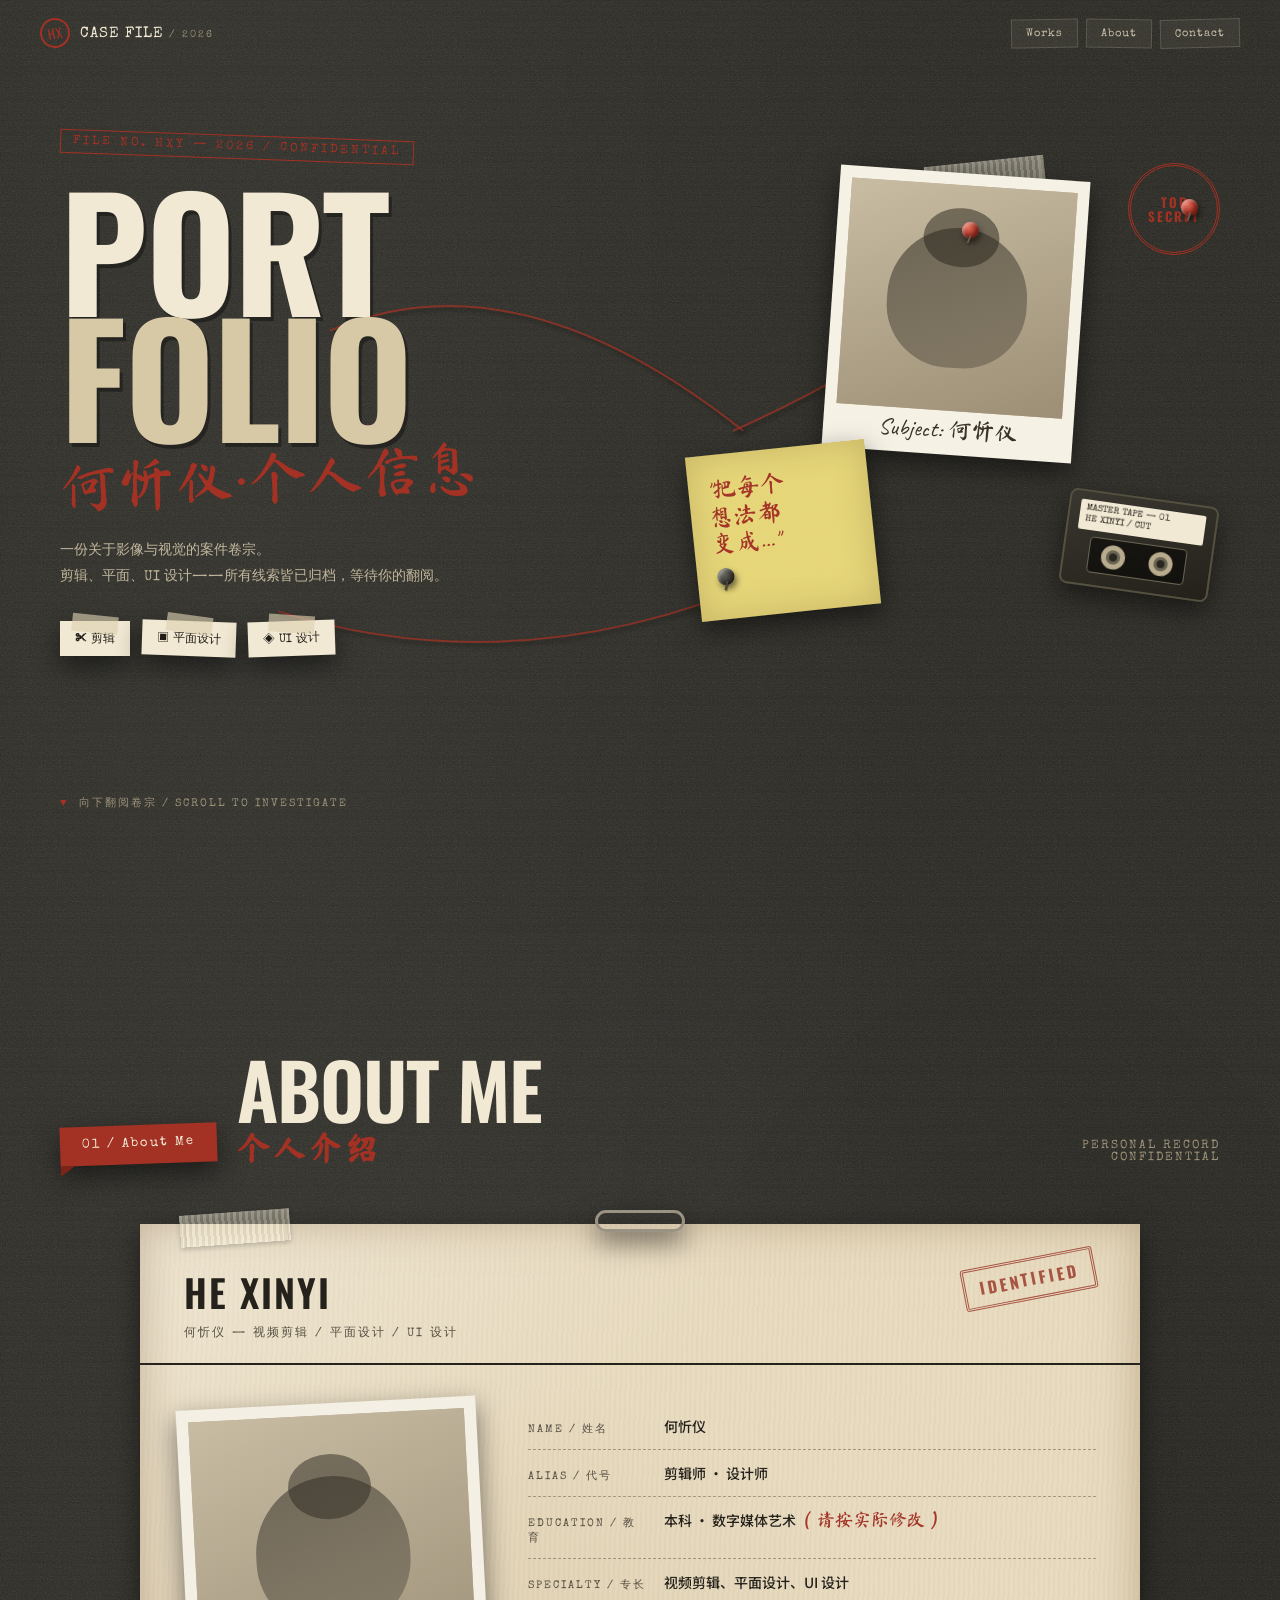
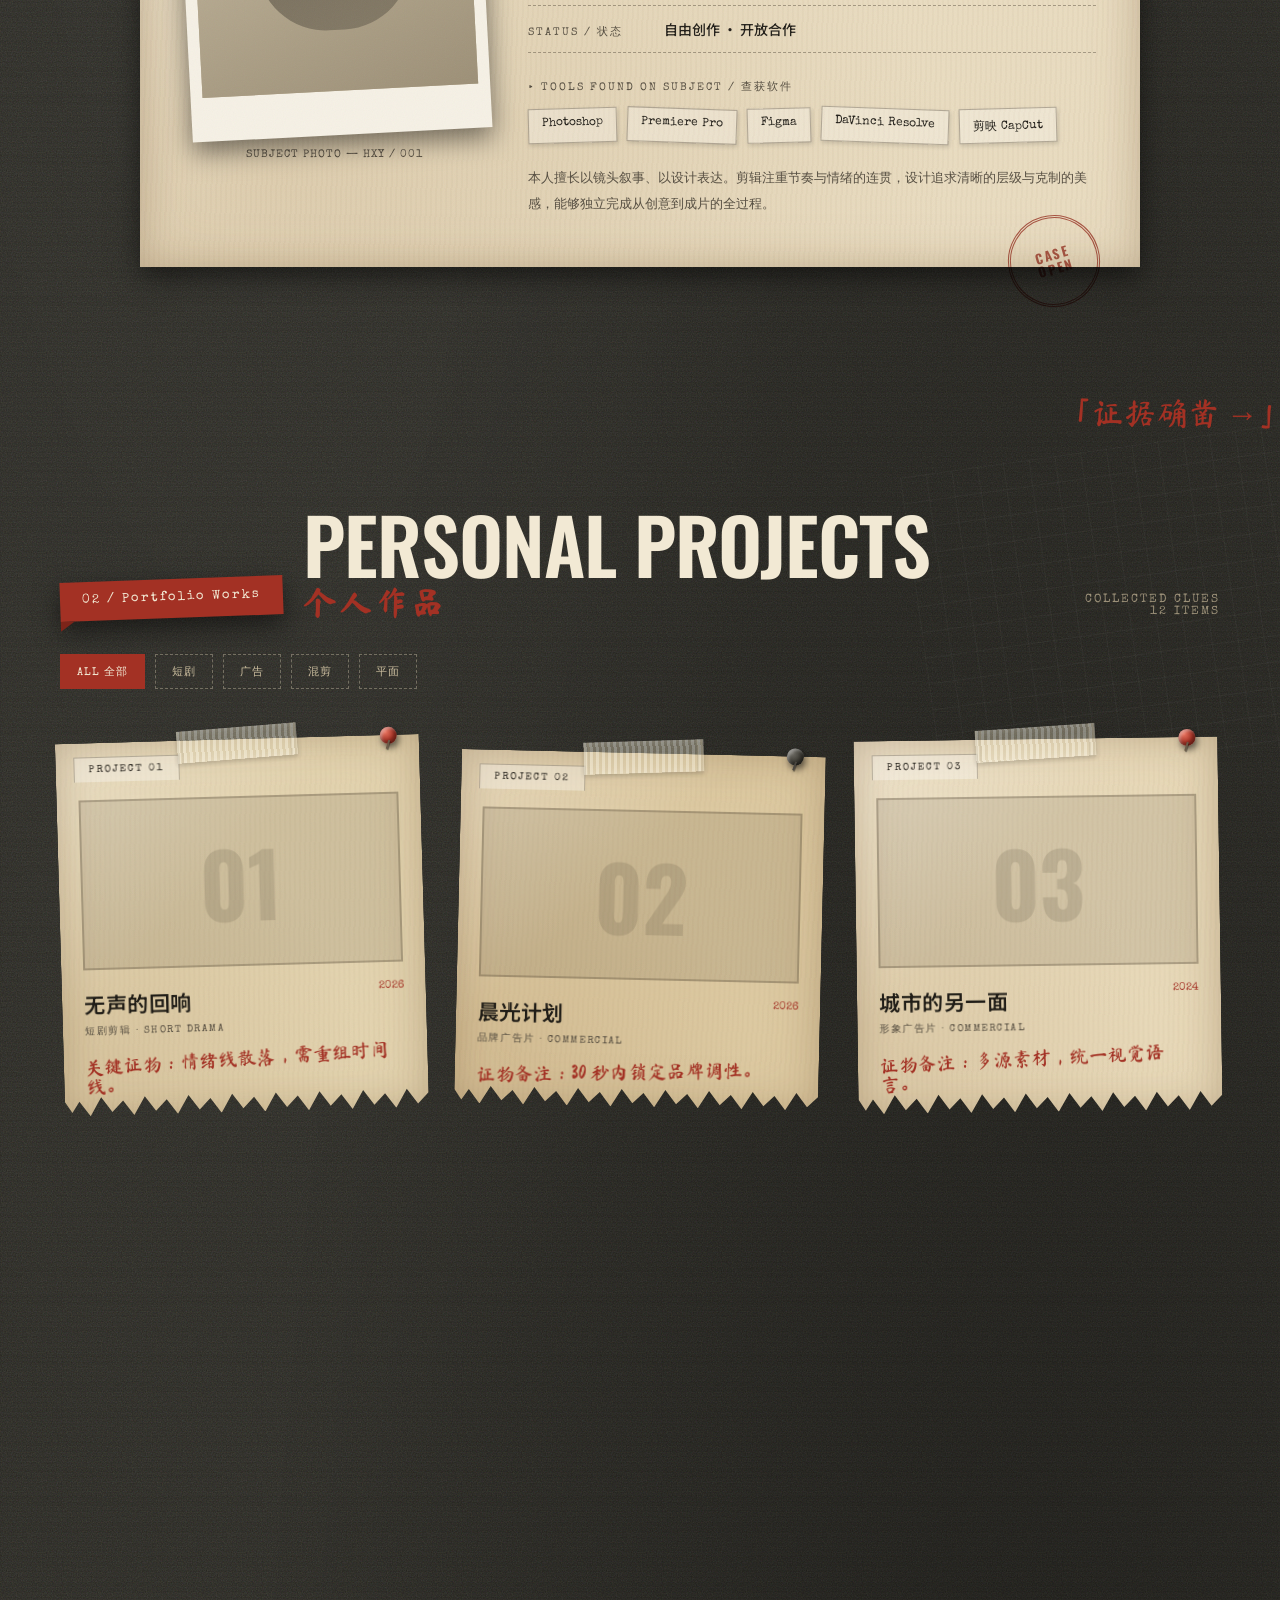
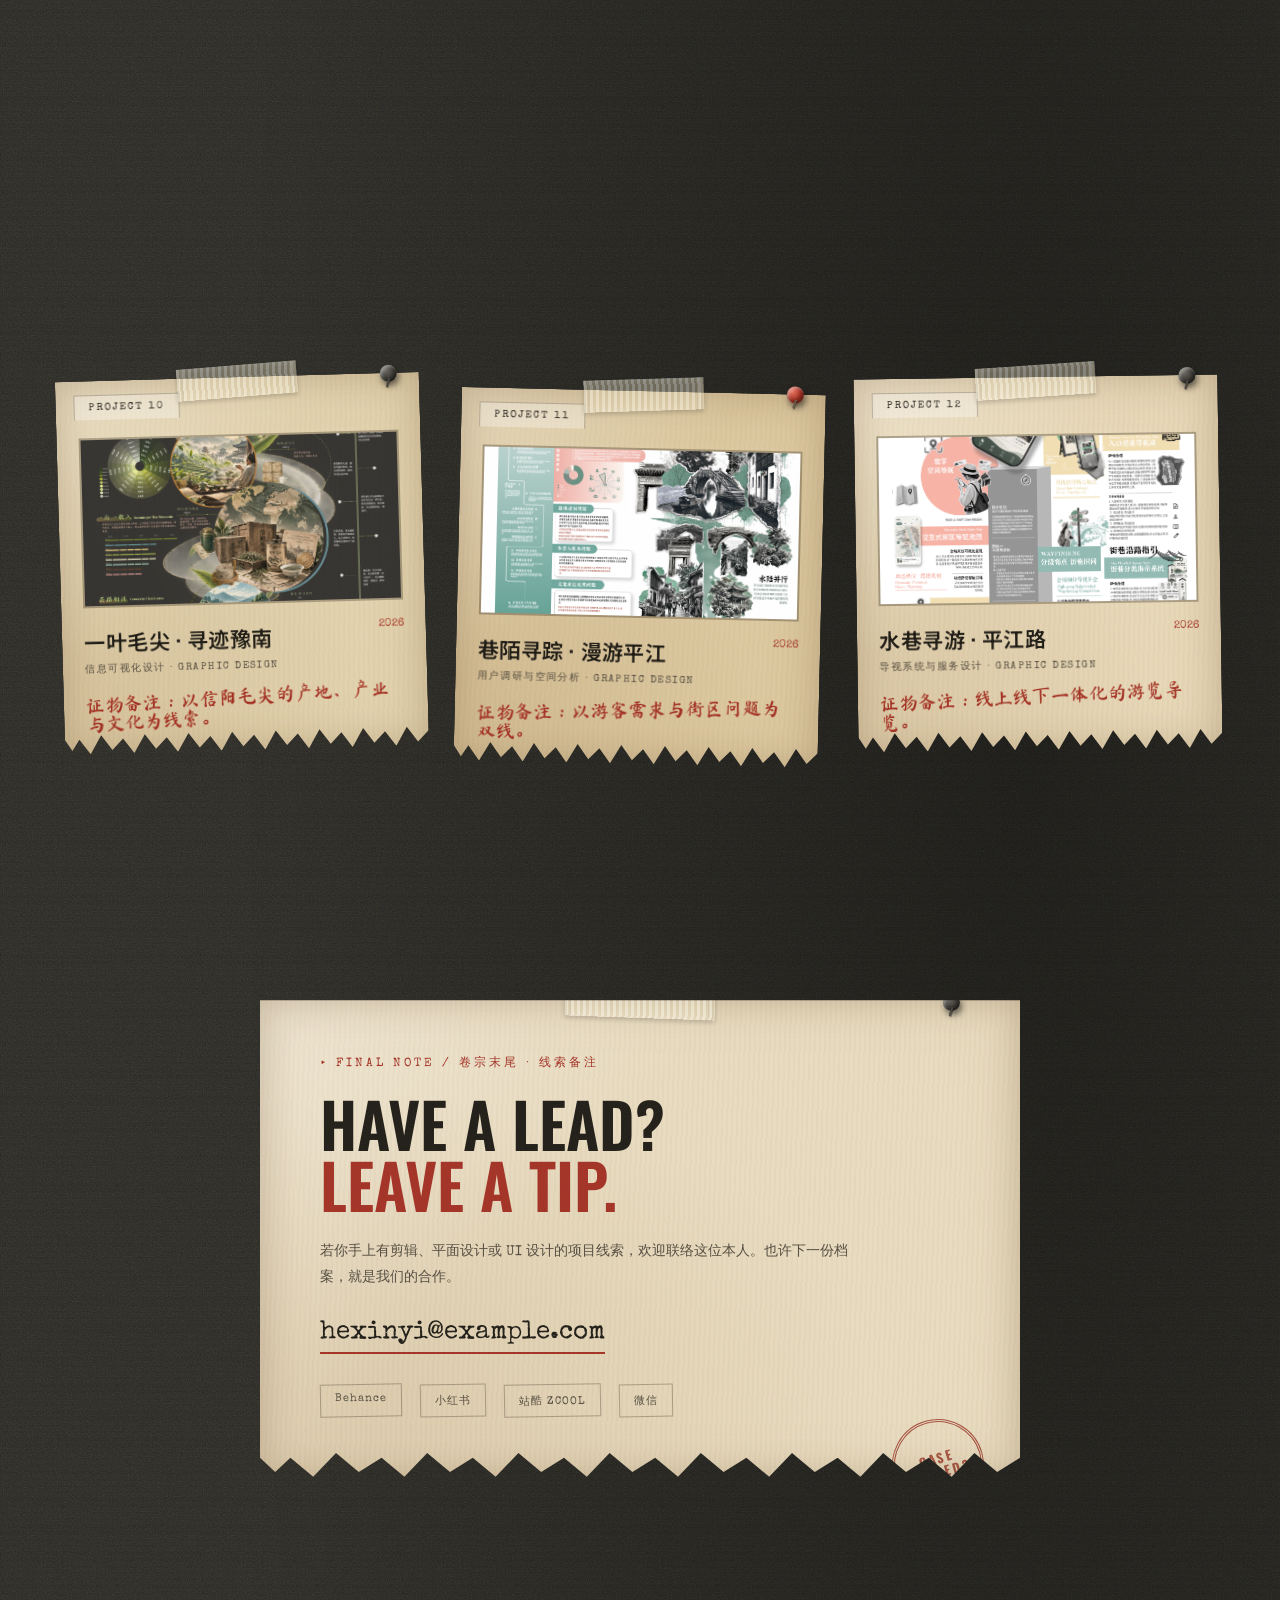
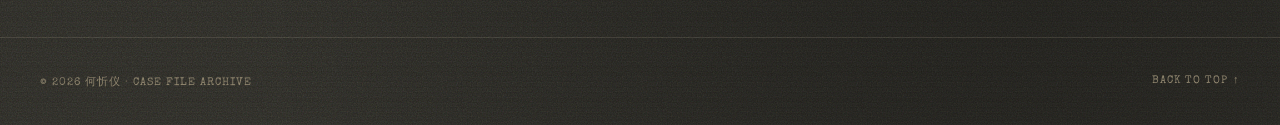
<file: index.html>
<!DOCTYPE html>
<html lang="zh-CN">
<head>
<meta charset="UTF-8" />
<meta name="viewport" content="width=device-width, initial-scale=1.0" />
<title>Portfolio — 何忻仪·个人信息</title>
<meta name="description" content="何忻仪的案件档案：视频剪辑、平面设计、UI 设计作品集。" />
<link rel="stylesheet" href="assets/style.css" />
</head>
<body>

<div class="progress" id="progress"></div>

<header class="site-header">
  <a class="brand" href="#top">
    <span class="seal">HX</span>
    <span>CASE FILE <small>/ 2026</small></span>
  </a>
  <nav class="site-nav">
    <a href="#works">Works</a>
    <a href="#about">About</a>
    <a href="#contact">Contact</a>
  </nav>
</header>

<main>

  <!-- ========== HERO：证据板 ========== -->
  <section class="hero" id="top">
    <div class="wrap hero-board">
      <!-- 红色线索绳 -->
      <svg class="strings" viewBox="0 0 1200 700" preserveAspectRatio="none">
        <path d="M 300 200 Q 480 120 700 300"/>
        <path d="M 250 480 Q 500 560 760 430"/>
        <path d="M 690 300 Q 820 240 940 150"/>
      </svg>

      <div class="hero-grid">
        <div class="hero-title-block reveal">
          <span class="hero-file-no">FILE NO. HXY — 2026 / CONFIDENTIAL</span>
          <h1 class="hero-title">PORT<span class="l2">FOLIO</span></h1>
          <div class="hero-cn-title">何忻仪·个人信息</div>
          <p class="hero-desc">一份关于影像与视觉的案件卷宗。<br/>剪辑、平面、UI 设计——所有线索皆已归档，等待你的翻阅。</p>
          <div class="hero-id-tags">
            <span class="id-tag">✂ 剪辑</span>
            <span class="id-tag">▣ 平面设计</span>
            <span class="id-tag">◈ UI 设计</span>
          </div>
        </div>

        <div class="hero-collage">
          <span class="tape t1"></span>
          <div class="polaroid reveal d1">
            <div class="photo"><div class="silhouette"></div></div>
            <div class="caption">Subject: 何忻仪</div>
            <span class="pin p1 pin-drop"></span>
          </div>
          <div class="stamp round reveal d2">TOP<br/>SECRET</div>
          <div class="sticky-note kraft reveal d2">
            <div class="hand">"把每个<br/>想法都<br/>变成…"</div>
            <span class="pin p3 pin-drop dark"></span>
          </div>
          <div class="cassette reveal d3">
            <div class="label">MASTER TAPE — 01<br/>HE XINYI / CUT</div>
            <div class="window"><span class="reel"></span><span class="reel"></span></div>
          </div>
          <span class="pin p2 pin-drop"></span>
        </div>
      </div>

      <div class="scroll-hint"><span class="arrow">▼</span> 向下翻阅卷宗 / SCROLL TO INVESTIGATE</div>
    </div>
  </section>

  <!-- ========== ABOUT：个人介绍 ========== -->
  <section class="section about" id="about">
    <div class="wrap">
      <div class="folder-header reveal">
        <span class="folder-tab">01 / About Me</span>
        <h2 class="section-title">About Me<span class="cn">个人介绍</span></h2>
        <span class="section-sub">PERSONAL RECORD<br/>CONFIDENTIAL</span>
      </div>

      <div class="my-card kraft reveal d1">
        <span class="clip"></span>
        <span class="tape" style="top:-12px;left:40px;width:110px;transform:rotate(-4deg);"></span>
        <div class="my-head">
          <div>
            <div class="doc-title">HE XINYI</div>
            <div class="doc-sub">何忻仪 — 视频剪辑 / 平面设计 / UI 设计</div>
          </div>
          <span class="stamp">IDENTIFIED</span>
        </div>

        <div class="my-body">
          <div>
            <div class="mugshot polaroid">
              <div class="photo"><div class="silhouette"></div></div>
            </div>
            <div class="mugshot-id">SUBJECT PHOTO — HXY / 001</div>
          </div>

          <div>
            <div class="field-row"><span class="k">Name / 姓名</span><span class="v">何忻仪</span></div>
            <div class="field-row"><span class="k">Alias / 代号</span><span class="v">剪辑师 · 设计师</span></div>
            <div class="field-row"><span class="k">Education / 教育</span><span class="v">本科 · 数字媒体艺术 <em>（请按实际修改）</em></span></div>
            <div class="field-row"><span class="k">Specialty / 专长</span><span class="v">视频剪辑、平面设计、UI 设计</span></div>
            <div class="field-row"><span class="k">Status / 状态</span><span class="v">自由创作 · 开放合作</span></div>

            <div class="skill-evidence">
              <div class="lead">▸ TOOLS FOUND ON SUBJECT / 查获软件</div>
              <div class="software-list">
                <span class="sw-chip">Photoshop</span>
                <span class="sw-chip">Premiere Pro</span>
                <span class="sw-chip">Figma</span>
                <span class="sw-chip">DaVinci Resolve</span>
                <span class="sw-chip">剪映 CapCut</span>
              </div>
            </div>
            <p style="font-family:var(--type);font-size:13px;line-height:2;color:var(--ink-soft);margin-top:24px;">
              本人擅长以镜头叙事、以设计表达。剪辑注重节奏与情绪的连贯，设计追求清晰的层级与克制的美感，能够独立完成从创意到成片的全过程。
            </p>
          </div>
        </div>
        <span class="stamp round" style="position:absolute;right:40px;bottom:-40px;">CASE<br/>OPEN</span>
      </div>
      <div class="hand-cn about-scribble reveal">「证据确凿 →」</div>
    </div>
  </section>

  <!-- ========== WORKS：证物档案袋 ========== -->
  <section class="section works" id="works">
    <div class="wrap">
      <div class="folder-header reveal">
        <span class="folder-tab">02 / Portfolio Works</span>
        <h2 class="section-title">Personal Projects<span class="cn">个人作品</span></h2>
        <span class="section-sub">COLLECTED CLUES<br/>12 ITEMS</span>
      </div>

      <div class="filters reveal">
        <button class="filter active" data-filter="ALL">ALL 全部</button>
        <button class="filter" data-filter="SHORT DRAMA">短剧</button>
        <button class="filter" data-filter="COMMERCIAL">广告</button>
        <button class="filter" data-filter="MASHUP">混剪</button>
        <button class="filter" data-filter="GRAPHIC DESIGN">平面</button>
      </div>

      <div class="evidence-grid" id="evidenceGrid"></div>
    </div>
  </section>

  <!-- ========== CONTACT：线索备注 ========== -->
  <section class="section contact" id="contact">
    <div class="wrap">
      <div class="tip-note kraft torn-bottom reveal d1">
        <span class="tape"></span>
        <span class="pin dark"></span>
        <div class="tip-label">▸ FINAL NOTE / 卷宗末尾 · 线索备注</div>
        <h2>Have a lead?<br/><span class="hl">Leave a tip.</span></h2>
        <p>若你手上有剪辑、平面设计或 UI 设计的项目线索，欢迎联络这位本人。也许下一份档案，就是我们的合作。</p>
        <a class="tip-email" href="mailto:hexinyi@example.com">hexinyi@example.com</a>
        <div class="tip-socials">
          <a href="#">Behance</a>
          <a href="#">小红书</a>
          <a href="#">站酷 ZCOOL</a>
          <a href="#">微信</a>
        </div>
        <span class="stamp round">CASE<br/>CLOSED?</span>
      </div>
    </div>
  </section>

</main>

<footer class="site-footer">
  <span>© <span data-year>2026</span> 何忻仪 · CASE FILE ARCHIVE</span>
  <span><a href="#top">BACK TO TOP ↑</a></span>
</footer>

<script src="assets/data.js"></script>
<script src="assets/main.js"></script>
</body>
</html>
</file>
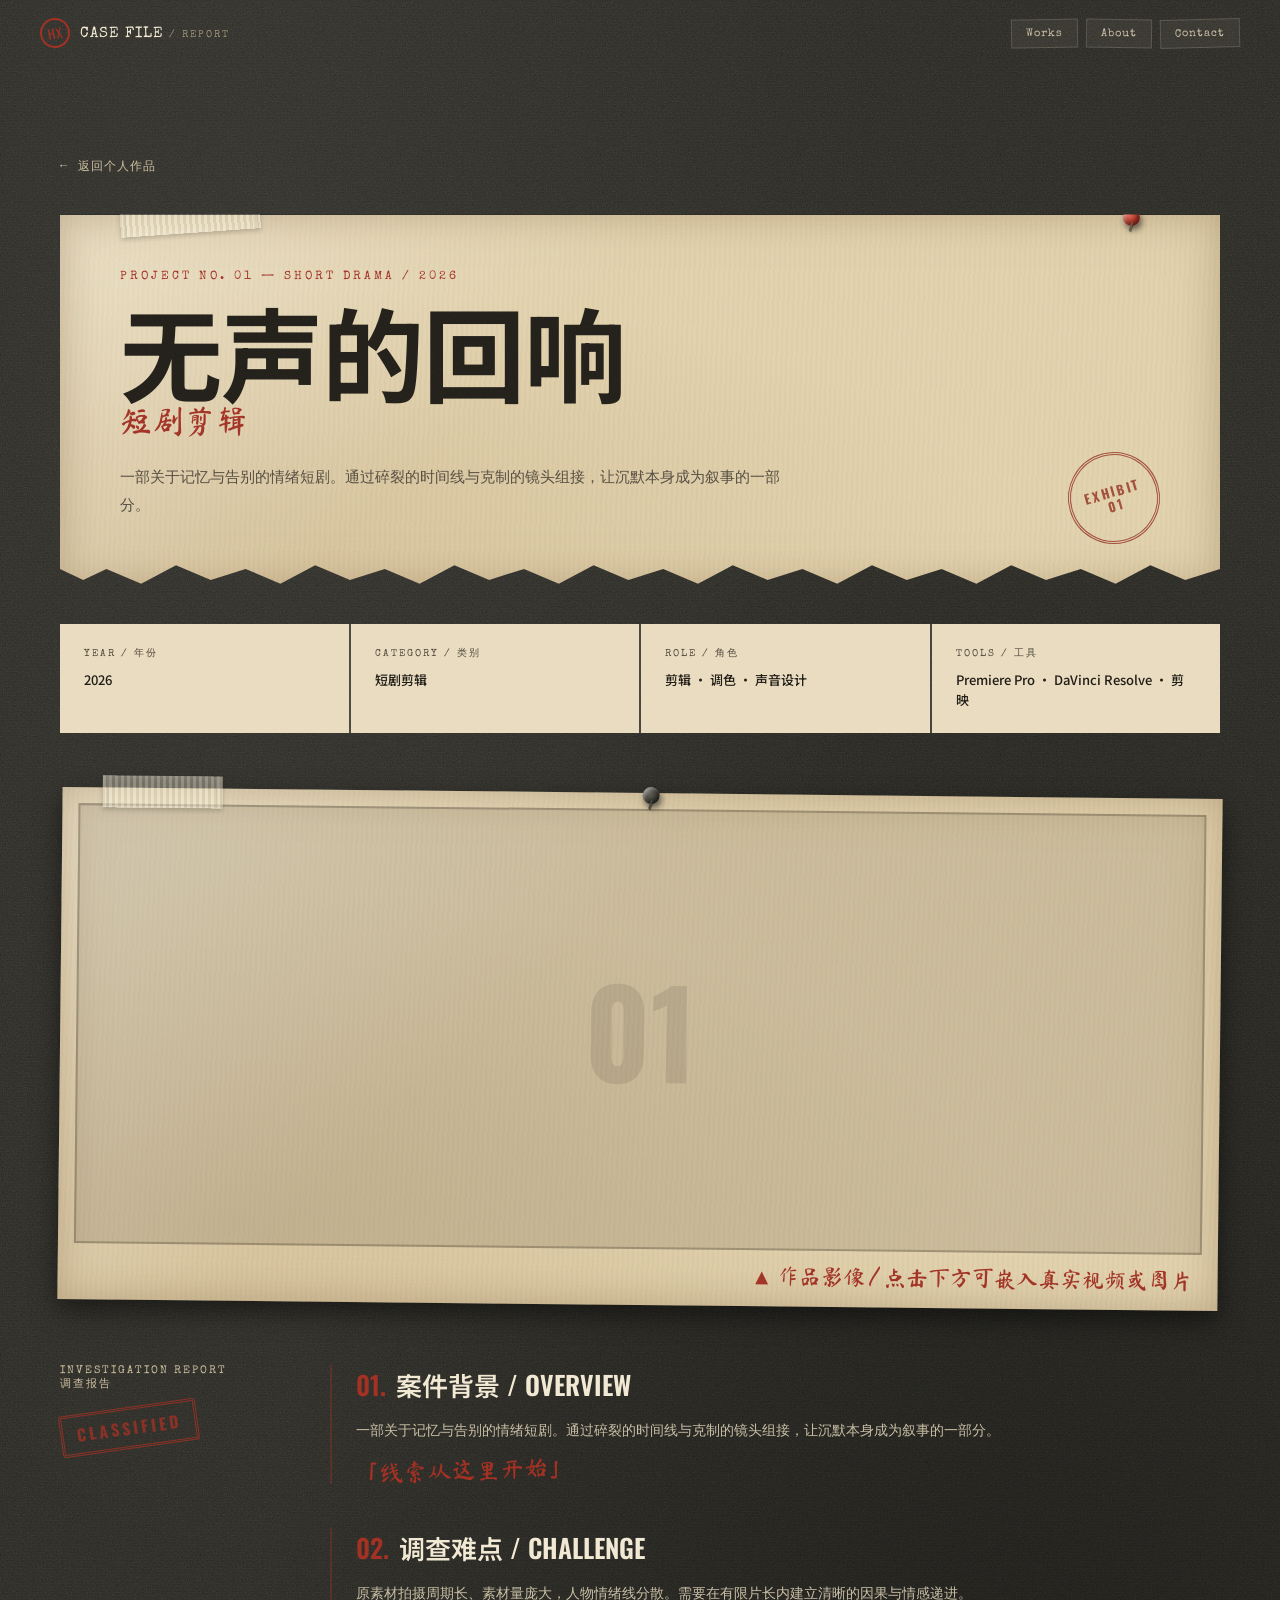
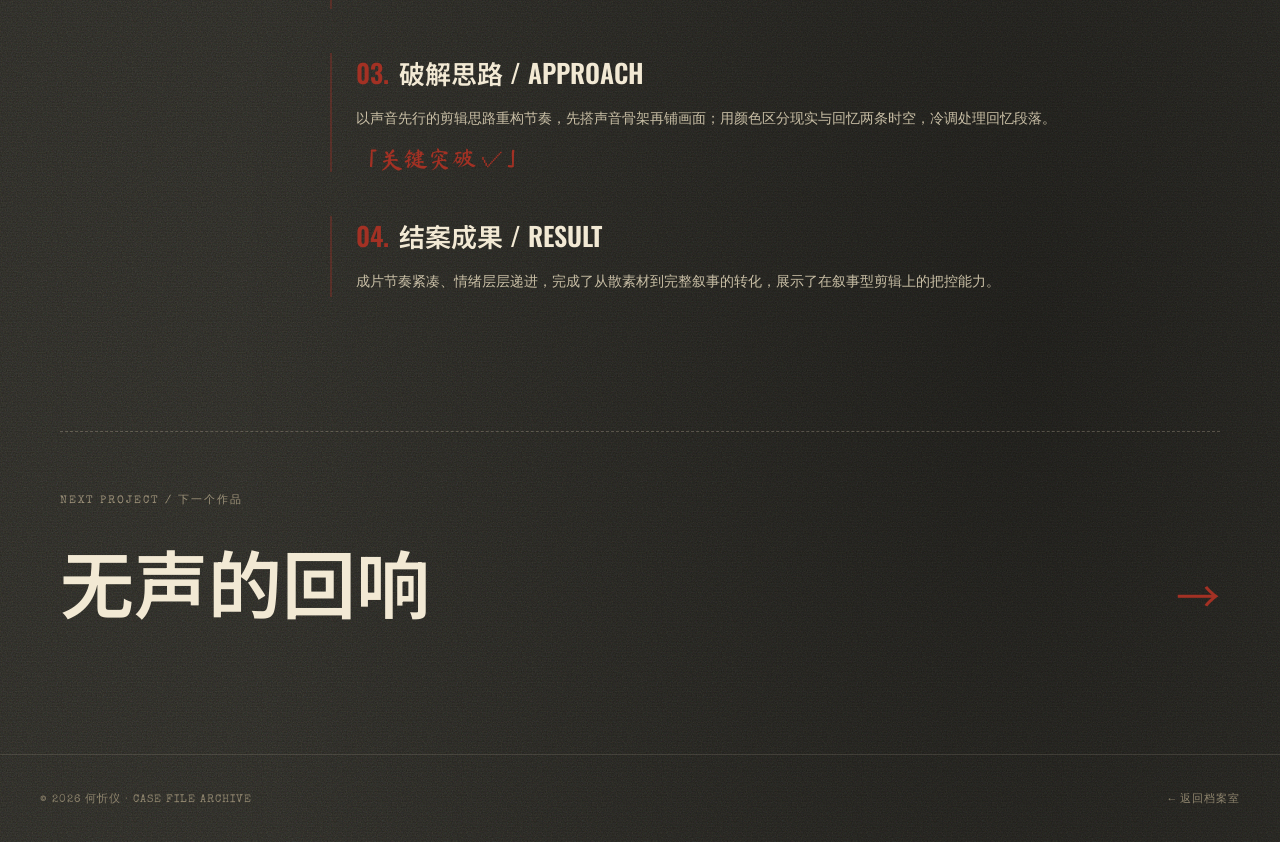
<file: case.html>
<!DOCTYPE html>
<html lang="zh-CN">
<head>
<meta charset="UTF-8" />
<meta name="viewport" content="width=device-width, initial-scale=1.0" />
<title>证物调查报告 — 何忻仪 | CASE FILE</title>
<link rel="stylesheet" href="assets/style.css" />
</head>
<body>

<div class="progress" id="progress"></div>

<header class="site-header">
  <a class="brand" href="index.html">
    <span class="seal">HX</span>
    <span>CASE FILE <small>/ REPORT</small></span>
  </a>
  <nav class="site-nav">
    <a href="index.html#works">Works</a>
    <a href="index.html#about">About</a>
    <a href="index.html#contact">Contact</a>
  </nav>
</header>

<main class="cs wrap" id="caseRoot">
  <!-- 由 JS 注入调查报告 -->
</main>

<footer class="site-footer">
  <span>© <span data-year>2026</span> 何忻仪 · CASE FILE ARCHIVE</span>
  <span><a href="index.html">← 返回档案室</a></span>
</footer>

<script src="assets/data.js"></script>
<script src="assets/main.js"></script>
<script>
(function(){
  "use strict";
  var WORKS = window.WORKS || [];
  var params = new URLSearchParams(window.location.search);
  var id = params.get('id');
  var i = WORKS.findIndex(function(w){ return w.id === id; });
  var w = i >= 0 ? WORKS[i] : WORKS[0];
  var next = WORKS[(i + 1) % WORKS.length];
  var root = document.getElementById('caseRoot');

  document.title = "PROJECT " + w.no + " — " + w.title + " | CASE FILE";

  var media;
  if(w.embed){
    media = '<iframe src="'+w.embed+'" title="'+w.title+'" allow="accelerometer; autoplay; clipboard-write; encrypted-media; gyroscope; picture-in-picture" allowfullscreen></iframe>';
  } else if(w.image){
    media = '<img src="'+w.image+'" alt="'+w.title+'">';
  } else {
    media = '<span class="ph">'+w.no+'</span>';
  }

  root.innerHTML =
    '<div class="cs-top">' +
      '<a class="cs-back" href="index.html#works"><span>←</span> 返回个人作品</a>' +
    '</div>' +

    '<section class="cs-hero kraft '+(w.tone||'kraft-a')+' torn-bottom reveal">' +
      '<span class="tape"></span>' +
      '<span class="pin"></span>' +
      '<div class="case-no">PROJECT NO. '+w.no+' — '+w.category+' / '+w.year+'</div>' +
      '<h1>'+w.title+'</h1>' +
      '<div class="sub">'+w.subtitle+'</div>' +
      '<p class="lead">'+w.intro+'</p>' +
      '<span class="stamp round">EXHIBIT<br/>'+w.no+'</span>' +
    '</section>' +

    '<div class="cs-facts reveal">' +
      '<div class="cs-fact"><div class="k">Year / 年份</div><div class="v">'+w.year+'</div></div>' +
      '<div class="cs-fact"><div class="k">Category / 类别</div><div class="v">'+w.subtitle+'</div></div>' +
      '<div class="cs-fact"><div class="k">Role / 角色</div><div class="v">'+w.role+'</div></div>' +
      '<div class="cs-fact"><div class="k">Tools / 工具</div><div class="v">'+w.tools+'</div></div>' +
    '</div>' +

    '<div class="cs-media reveal">' +
      '<div class="cs-media-frame kraft '+ (w.tone||'kraft-a') +'">' +
        '<span class="tape"></span>' +
        '<span class="pin dark"></span>' +
        '<div class="cs-media-box">'+media+'</div>' +
        '<div class="cs-media-cap">▲ 作品影像 / 点击下方可嵌入真实视频或图片</div>' +
      '</div>' +
    '</div>' +

    '<section class="cs-report">' +
      '<aside class="rail">' +
        '<div class="label">INVESTIGATION REPORT<br/>调查报告</div>' +
        '<span class="stamp">CLASSIFIED</span>' +
      '</aside>' +
      '<div>' +
        '<div class="cs-block reveal"><h3><span class="no">01.</span>案件背景 / Overview</h3><p>'+w.intro+'</p><span class="scribble">「线索从这里开始」</span></div>' +
        '<div class="cs-block reveal"><h3><span class="no">02.</span>调查难点 / Challenge</h3><p>'+w.challenge+'</p></div>' +
        '<div class="cs-block reveal"><h3><span class="no">03.</span>破解思路 / Approach</h3><p>'+w.approach+'</p><span class="scribble">「关键突破 ✓」</span></div>' +
        '<div class="cs-block reveal"><h3><span class="no">04.</span>结案成果 / Result</h3><p>'+w.result+'</p></div>' +
      '</div>' +
    '</section>' +

    '<section class="cs-next reveal">' +
      '<div class="label">NEXT PROJECT / 下一个作品</div>' +
      '<a href="case.html?id='+next.id+'"><h2>'+next.title+'</h2><span class="arr">→</span></a>' +
    '</section>';

  if(window.observeReveals) window.observeReveals(root);
})();
</script>
</body>
</html>
</file>
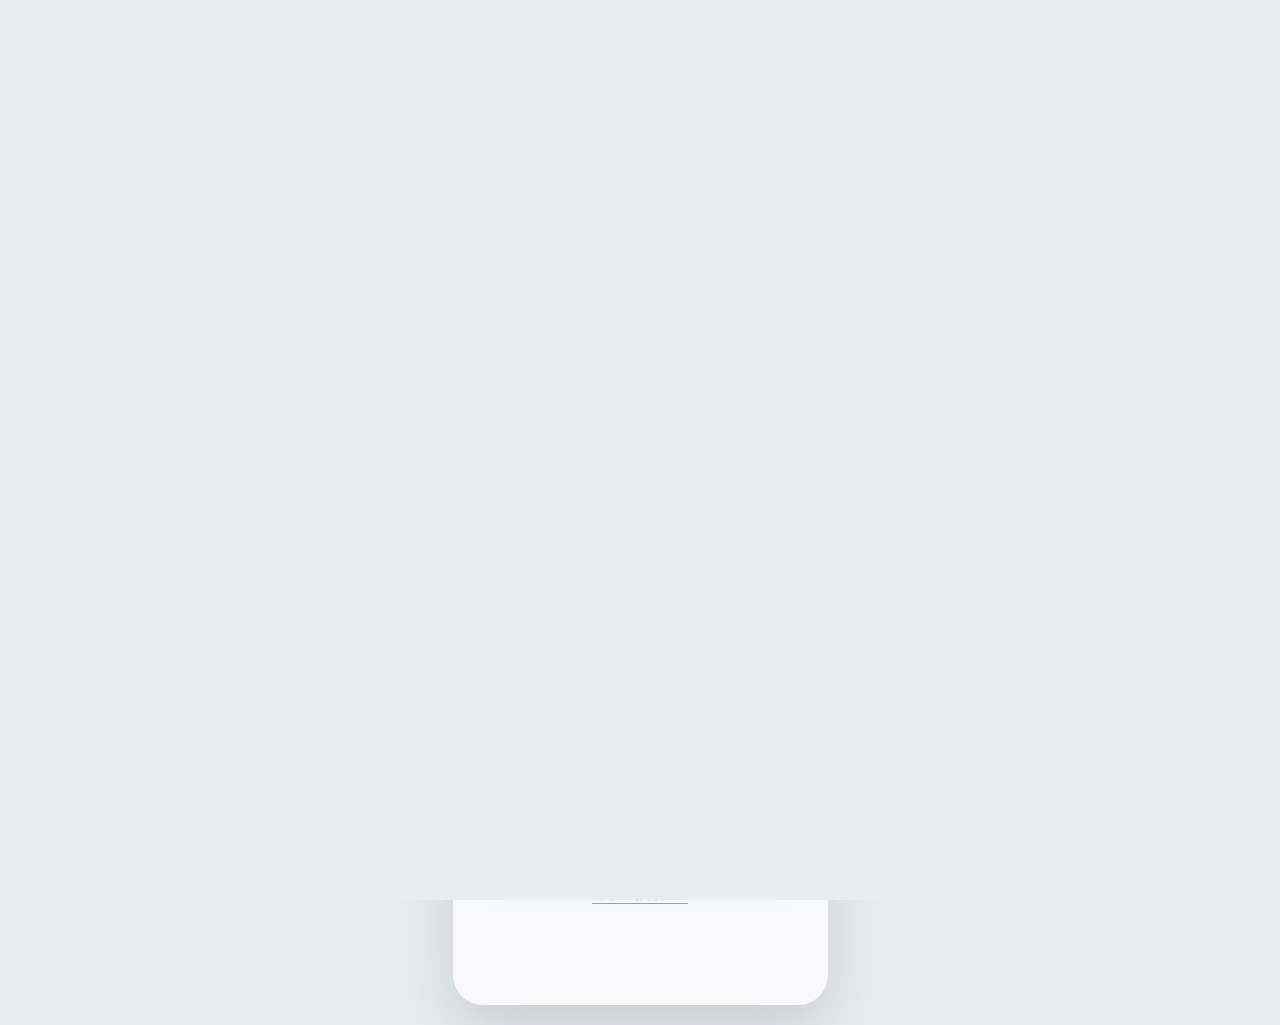
<file: island-hop/standalone.html>
<!DOCTYPE html>
<html lang="zh-CN">
<head>
<meta charset="UTF-8">
<meta name="viewport" content="width=device-width, initial-scale=1.0, viewport-fit=cover">
<title>跳岛 · ISLAND HOP（可直接运行版）</title>
<style>
:root{
  --primary:#6E96C2;--deep:#5580B0;--mist:#C6D8EA;--mistlight:#EAF1F8;
  --page:#F7F9FB;--ink:#2A2D33;--muted:#9AA0A8;--line:#E8EDF2;
  --okay:#A8D08D;--off:#D98880;
}
*{box-sizing:border-box;-webkit-tap-highlight-color:transparent}
html,body{min-height:100%}
body{margin:0;background:#E8EDF2;color:var(--ink);font-family:-apple-system,BlinkMacSystemFont,"PingFang SC","Microsoft YaHei","Segoe UI",sans-serif;-webkit-font-smoothing:antialiased}
button,input,textarea{font:inherit}
button{color:inherit;-webkit-appearance:none;appearance:none;cursor:pointer}
::selection{background:rgba(110,150,194,.28);color:inherit}
#app{position:relative;width:100%;max-width:375px;min-height:100vh;min-height:100dvh;margin:0 auto;overflow:hidden;background:var(--page)}
@media(min-width:640px){#app{margin:20px auto;min-height:calc(100dvh - 40px);border-radius:30px;box-shadow:0 24px 60px rgba(42,45,51,.16)}}
.screen{min-height:100%;padding-bottom:100px}
.overlap{position:relative;z-index:6;margin-left:12px;margin-right:12px}

#splash{position:fixed;inset:0;z-index:100;display:grid;place-items:center;padding:8px;background:#E8EDF2}
#splash .splash-frame{position:relative;width:100%;height:100%;overflow:hidden;border-radius:28px;background:linear-gradient(150deg,#9FB9D8,#6E96C2);box-shadow:0 24px 60px rgba(42,45,51,.2);transition:opacity .35s ease,transform .35s ease}
#splash.out .splash-frame{opacity:0;transform:scale(1.04);pointer-events:none}
#splash svg{width:100%;height:100%;display:block}
#splash .stitle{position:absolute;top:18%;left:0;right:0;text-align:center;color:#fff;opacity:0;animation:fadeUp .7s .25s ease-out forwards}
#splash .stitle b{display:block;font-size:30px;letter-spacing:.22em;font-weight:700}
#splash .stitle span{display:block;margin-top:8px;font-size:11px;letter-spacing:.14em;opacity:.85}
#splash .sfoot{position:absolute;bottom:9%;left:0;right:0;text-align:center;color:rgba(255,255,255,.85);font-size:11px;letter-spacing:.08em;opacity:0;animation:fadeUp .6s .7s ease-out forwards}
@keyframes fadeUp{from{opacity:0;transform:translateY(10px)}to{opacity:1;transform:translateY(0)}}
.pad{padding-left:20px;padding-right:20px}
.hide-scroll{scrollbar-width:none;-ms-overflow-style:none}
.hide-scroll::-webkit-scrollbar{display:none}

.hdr{position:relative;overflow:hidden;margin:12px 12px 0;border:1px solid rgba(255,255,255,.55);border-radius:24px;background:linear-gradient(150deg,#9FB9D8,#C6D8EA);padding:28px 18px 30px}
.hdr.tight{padding-top:22px}
.glass{background:rgba(255,255,255,.34);border:1px solid rgba(255,255,255,.58);backdrop-filter:blur(10px);-webkit-backdrop-filter:blur(10px)}
.glass-strong{background:rgba(255,255,255,.62);border:1px solid rgba(255,255,255,.78);backdrop-filter:blur(14px);-webkit-backdrop-filter:blur(14px)}
.hdr .deco{position:absolute;inset:0;pointer-events:none}
.hdr .deco i{position:absolute;display:block;border-radius:999px;background:rgba(255,255,255,.34);border:1px solid rgba(255,255,255,.58)}
.hdr .content{position:relative;z-index:2}

.hdr.home-header{margin:12px 12px 0;padding:24px 18px 30px;border:1px solid rgba(255,255,255,.55);border-radius:24px;background:linear-gradient(150deg,#9FB9D8,#BDD2E8);transition:transform .3s ease,opacity .3s ease}
.hdr.home-header.collapsed{transform:translateY(calc(-100% - 16px));opacity:0;pointer-events:none}
.home-overlap{margin-left:12px;margin-right:12px}
.hdr-eyebrow{margin:0;font-size:10px;font-weight:700;letter-spacing:.24em;color:var(--deep)}
.hdr-greeting{margin:10px 0 0;font-size:12px;line-height:1.5;color:var(--deep)}
.hdr-title{margin:16px 0 0;font-size:28px;line-height:1.25;letter-spacing:-.6px;color:var(--ink)}
.hdr-desc{margin:8px 0 0;font-size:12px;line-height:1.6;color:var(--deep)}
.hdr-search{display:flex;align-items:center;gap:10px;width:100%;height:42px;margin-top:18px;padding:0 14px;border:1px solid rgba(255,255,255,.9);border-radius:999px;background:rgba(255,255,255,.72);color:var(--deep);font-size:12px;text-align:left}
.hdr-search .hint{flex:1;color:rgba(85,128,176,.82)}
.hdr-search .go{font-size:16px;font-weight:600}
.srch-head{position:sticky;top:0;z-index:20;display:flex;align-items:center;gap:10px;padding:calc(env(safe-area-inset-top,0px) + 14px) 12px 12px;background:rgba(255,255,255,.94);backdrop-filter:blur(12px);border-bottom:1px solid var(--line)}
.srch-back{display:grid;place-items:center;width:38px;height:38px;flex:none;border:0;border-radius:50%;background:var(--page);color:var(--ink)}
.srch-box{display:flex;align-items:center;gap:8px;flex:1;min-width:0;height:42px;padding:0 12px;border:1px solid var(--mist);border-radius:999px;background:#fff;color:var(--deep)}
.srch-box input{flex:1;min-width:0;border:0;background:transparent;outline:none;font-size:12px;color:var(--ink)}
.srch-box input::placeholder{color:var(--muted)}
.srch-clear{display:grid;place-items:center;width:22px;height:22px;flex:none;border:0;border-radius:50%;background:var(--mistlight);color:var(--deep);font-size:14px;line-height:1}
.srch-label{margin:0;font-size:10px;font-weight:700;letter-spacing:.16em;color:var(--muted)}
.srch-chips{display:flex;flex-wrap:wrap;gap:8px;margin-top:12px}
.header-mini{position:fixed;top:calc(env(safe-area-inset-top,0px) + 10px);left:50%;z-index:39;display:flex;align-items:center;gap:10px;width:min(calc(100% - 24px),351px);padding:8px 10px;border:1px solid rgba(255,255,255,.7);border-radius:22px;background:linear-gradient(150deg,#9FB9D8,#BDD2E8);box-shadow:0 12px 30px rgba(85,128,176,.3);opacity:0;pointer-events:none;transform:translate(-50%,-150%);transition:transform .28s ease,opacity .28s ease}
.header-mini.show{opacity:1;pointer-events:auto;transform:translate(-50%,0)}
.mini-round{display:grid;place-items:center;width:36px;height:36px;flex:none;border:1px solid rgba(255,255,255,.75);border-radius:50%;background:rgba(255,255,255,.55);color:var(--deep)}
.mini-main{flex:1;min-width:0;padding:0 2px;border:0;background:none;text-align:left;color:var(--ink)}
.mini-title{display:block;font-size:13px;font-weight:700;line-height:1.2;white-space:nowrap;overflow:hidden;text-overflow:ellipsis}
.mini-sub{display:block;margin-top:2px;font-size:9px;line-height:1.2;color:var(--deep);white-space:nowrap;overflow:hidden;text-overflow:ellipsis}
.reco-head{display:flex;align-items:center;justify-content:space-between;gap:12px;margin-bottom:16px}
.reco-eyebrow{margin:0;font-size:10px;font-weight:700;letter-spacing:.18em;color:var(--deep)}
.reco-title{margin:4px 0 0;font-size:17px;font-weight:700;line-height:1.3;color:var(--ink)}
.reco-more{flex:none;padding:6px 0;border:0;background:none;color:var(--muted);font-size:11px}

.card{background:#fff;border-radius:22px;box-shadow:0 10px 30px rgba(85,128,176,.08)}
.card.click{cursor:pointer;transition:transform .15s}
.card.click:active{transform:scale(.99)}
.mt-3{margin-top:12px}.mt-4{margin-top:16px}.mt-5{margin-top:20px}.mt-6{margin-top:24px}.mt-7{margin-top:28px}
.mb-3{margin-bottom:12px}.mb-4{margin-bottom:16px}

.btn{display:flex;align-items:center;justify-content:space-between;gap:10px;width:100%;height:54px;padding:0 8px 0 24px;border:0;border-radius:999px;font-size:15px;font-weight:700;transition:transform .15s}
.btn:active{transform:scale(.98)}
.btn[disabled],.btn.disabled{opacity:.4;pointer-events:none}
.btn .arrow{display:grid;place-items:center;width:40px;height:40px;flex:none;border-radius:50%}
.btn.dark{background:var(--ink);color:#fff;box-shadow:0 10px 30px rgba(42,45,51,.16)}
.btn.dark .arrow{background:#fff;color:var(--ink)}
.btn.deep{background:var(--deep);color:#fff;box-shadow:0 10px 24px rgba(85,128,176,.26)}
.btn.deep .arrow{background:#fff;color:var(--deep)}
.btn.light{background:#fff;color:var(--ink);box-shadow:0 10px 30px rgba(85,128,176,.08)}
.btn.light .arrow{background:var(--ink);color:#fff}
.btn.compact{height:36px;padding-left:14px;font-size:11px}
.btn.compact .arrow{width:28px;height:28px}
.btn.compact .arrow svg{width:12px;height:12px}

.pill{display:inline-flex;align-items:center;gap:5px;flex:none;padding:6px 11px;border-radius:999px;font-size:11px;font-weight:600;line-height:1;border:0;white-space:nowrap}
.pill.default{background:var(--mistlight);color:var(--deep)}
.pill.mist{background:rgba(198,216,234,.7);color:var(--deep)}
.pill.dark{background:var(--ink);color:#fff}
.pill.green{background:rgba(168,208,141,.25);color:#4F7B45}
.pill.red{background:rgba(217,136,128,.2);color:#B05D56}
.pill.outline{background:#fff;border:1px solid var(--line);color:var(--muted)}
.pill.glasspill{background:rgba(255,255,255,.5);border:1px solid rgba(255,255,255,.7);color:var(--deep)}

.ring{position:relative;display:grid;place-items:center;flex:none;border-radius:50%;border:1px solid rgba(110,150,194,.35);background:rgba(255,255,255,.6);color:var(--deep)}
.ring::after{content:"";position:absolute;inset:5px;border-radius:50%;border:1px solid currentColor;opacity:.22}
.ring span{font-weight:700;letter-spacing:.08em;line-height:1}

.nav{position:fixed;bottom:0;left:50%;transform:translateX(-50%);z-index:40;width:100%;max-width:375px;padding:0 16px 16px;pointer-events:none}
@media(min-width:640px){.nav{bottom:20px}}
.nav-inner{pointer-events:auto;display:flex;align-items:center;justify-content:space-between;gap:2px;padding:6px 8px;border-radius:999px;background:rgba(255,255,255,.88);box-shadow:0 10px 28px rgba(42,45,51,.18);backdrop-filter:blur(14px)}
.tab{display:grid;place-items:center;width:48px;height:44px;flex:none;border:0;border-radius:999px;background:#fff;color:var(--muted);font-size:12px;font-weight:600}
.tab.active{background:var(--ink);color:#fff;box-shadow:0 8px 20px rgba(42,45,51,.16)}
.plus{display:grid;place-items:center;width:48px;height:48px;flex:none;margin-top:-12px;border:0;border-radius:50%;background:var(--primary);color:#fff;box-shadow:0 8px 18px rgba(85,128,176,.4)}
.loc-wrap{position:fixed;bottom:100px;left:50%;transform:translateX(-50%);z-index:38;width:100%;max-width:375px;padding:0 16px;pointer-events:none}
.loc-fab{pointer-events:auto;display:grid;place-items:center;width:42px;height:42px;margin-left:auto;border:1px solid rgba(255,255,255,.9);border-radius:50%;background:rgba(255,255,255,.92);color:var(--deep);box-shadow:0 8px 20px rgba(85,128,176,.22);backdrop-filter:blur(10px)}

.scene{position:absolute;inset:0;overflow:hidden}
.scene svg{width:100%;height:100%;display:block}
.scene-scrim{position:absolute;inset:0;pointer-events:none;background:linear-gradient(180deg,rgba(255,255,255,.16) 0%,rgba(255,255,255,.2) 55%,rgba(255,255,255,.78) 100%)}
.scene-photo{position:absolute;inset:0;background-size:cover;background-repeat:no-repeat;filter:saturate(.92)}
.scene-glass{position:absolute;inset:0;pointer-events:none;background:radial-gradient(ellipse at 50% 46%,rgba(255,255,255,0) 32%,rgba(255,255,255,.24) 72%,rgba(255,255,255,.68) 100%)}
.scene-glass::before{content:"";position:absolute;inset:0;backdrop-filter:blur(6px);-webkit-backdrop-filter:blur(6px);mask-image:radial-gradient(ellipse at 50% 46%,transparent 36%,#000 94%);-webkit-mask-image:radial-gradient(ellipse at 50% 46%,transparent 36%,#000 94%)}
.scene-card{position:relative;overflow:hidden;background:#DCE7F2}
.scene-card .ring{background:rgba(255,255,255,.82);backdrop-filter:blur(6px)}

.unlock-node{position:absolute;transform:translate(-50%,-50%);display:grid;place-items:center;gap:5px;border:0;background:none;padding:0}
.unlock-node .orb{position:relative;display:grid;place-items:center;width:74px;height:42px;padding-bottom:5px;border-radius:74px 74px 0 0;border:1px solid rgba(255,255,255,.9);background:rgba(255,255,255,.95);color:var(--deep);box-shadow:0 8px 18px rgba(42,45,51,.14);font-size:17px;font-weight:700}
.unlock-node .orb::after{content:"";position:absolute;top:-7px;left:50%;transform:translateX(-50%);width:8px;height:8px;border-radius:50%;background:#2A2D33}
.unlock-node.locked .orb{background:rgba(255,255,255,.4);color:rgba(85,128,176,.55);border-color:rgba(255,255,255,.5);box-shadow:none}
.unlock-node.locked .orb::after{opacity:.25}
.unlock-node small{font-size:10px;font-weight:600;color:var(--deep);text-shadow:0 1px 2px rgba(255,255,255,.9)}
.unlock-node.locked small{color:rgba(85,128,176,.6)}

.toast{position:fixed;top:16px;left:50%;transform:translateX(-50%);z-index:60;display:flex;align-items:center;gap:10px;width:310px;padding:12px 14px;border-radius:18px;background:rgba(42,45,51,.95);color:#fff;box-shadow:0 12px 34px rgba(42,45,51,.2);font-size:12px;line-height:1.5;animation:toastIn .24s ease-out}
@media(min-width:640px){.toast{top:36px}}
.toast .tick{display:grid;place-items:center;width:24px;height:24px;flex:none;border-radius:50%;background:var(--okay);color:var(--ink)}
@keyframes toastIn{from{opacity:0;transform:translate(-50%,-12px)}to{opacity:1;transform:translate(-50%,0)}}

.sheet-mask{position:fixed;inset:0;z-index:50;background:rgba(42,45,51,.25);backdrop-filter:blur(2px)}
.sheet{position:fixed;bottom:0;left:50%;transform:translateX(-50%);z-index:51;width:100%;max-width:375px;padding:20px 20px 28px;border-radius:26px 26px 0 0;background:#fff;box-shadow:0 12px 34px rgba(42,45,51,.18);animation:rise .3s ease-out}
@media(min-width:640px){.sheet{bottom:20px;border-radius:26px}}
@keyframes rise{from{opacity:0;transform:translate(-50%,10px)}to{opacity:1;transform:translate(-50%,0)}}
.sheet .handle{width:40px;height:4px;margin:0 auto 18px;border-radius:99px;background:var(--line)}
.sheet-item{display:flex;align-items:center;justify-content:space-between;width:100%;padding:14px 16px;margin-top:10px;border:0;border-radius:18px;background:var(--page);text-align:left}
.sheet-item strong{display:block;font-size:13px}
.sheet-item small{display:block;margin-top:3px;font-size:11px;color:var(--muted)}

.map{position:relative;height:360px;overflow:hidden;background-color:#E4EBF3;background-image:linear-gradient(0deg,rgba(255,255,255,.72) 1px,transparent 1px),linear-gradient(90deg,rgba(255,255,255,.72) 1px,transparent 1px);background-size:46px 46px}
.road{position:absolute;border-radius:99px;background:rgba(255,255,255,.7)}
.pin{position:absolute;transform:translate(-50%,-50%);padding:0;border:0;background:none}
.pin .pin-orb{display:grid;place-items:center;width:38px;height:38px;border:1px solid rgba(255,255,255,.9);border-radius:50%;background:#fff;color:var(--deep);font-size:15px;font-weight:700;box-shadow:0 8px 20px rgba(85,128,176,.16);transition:transform .2s}
.pin.active .pin-orb{background:var(--deep);color:#fff;transform:scale(1.08)}
.pin.active::after{content:"";position:absolute;left:50%;bottom:-4px;width:8px;height:8px;transform:translateX(-50%) rotate(45deg);background:var(--deep)}
.ping{position:absolute;left:45%;top:47%;width:14px;height:14px;transform:translate(-50%,-50%)}
.ping::before{content:"";position:absolute;inset:-12px;border-radius:50%;background:rgba(110,150,194,.4);animation:ping 2.4s infinite}
.ping::after{content:"";position:absolute;inset:0;border:3px solid #fff;border-radius:50%;background:var(--deep);box-shadow:0 2px 6px rgba(42,45,51,.2)}
@keyframes ping{0%{transform:scale(.65);opacity:.55}80%,100%{transform:scale(1.8);opacity:0}}

.island-world{position:relative;height:520px;overflow:hidden;border-radius:18px;background:linear-gradient(165deg,#C7DCEF,#E6F0F8)}
.island-world::before{content:"";position:absolute;inset:0;background-image:radial-gradient(ellipse at 18% 24%,rgba(255,255,255,.5) 0 7%,transparent 8%),radial-gradient(ellipse at 72% 68%,rgba(255,255,255,.42) 0 9%,transparent 10%),radial-gradient(ellipse at 46% 88%,rgba(255,255,255,.38) 0 6%,transparent 7%)}
.island-art{position:absolute;transform:translate(-50%,-50%);display:grid;place-items:center;gap:0;padding:0;border:0;background:none;color:var(--deep);font:inherit;width:170px;transition:transform .25s ease}
.island-art:hover{transform:translate(-50%,-54%) scale(1.04)}
.island-art svg{display:block;width:170px;height:118px;filter:drop-shadow(0 8px 10px rgba(85,128,176,.2))}
.island-art .nm{margin-top:-6px;padding:4px 10px;border-radius:99px;background:rgba(255,255,255,.9);font-size:10px;font-weight:700;box-shadow:0 4px 10px rgba(85,128,176,.16)}
.island-empty{position:absolute;inset:0;display:grid;place-content:center;gap:8px;text-align:center;padding:0 30px;color:var(--deep)}
.island-empty b{font-size:15px}
.island-empty span{font-size:11px;line-height:1.7;color:var(--muted)}
.island-map{position:relative;height:300px;overflow:hidden;border-radius:18px;background:linear-gradient(160deg,#BFD6EA,#DCEAF5)}
.island-map>svg{position:absolute;inset:0;width:100%;height:100%}
.island-pin{position:absolute;transform:translate(-50%,-50%);display:grid;place-items:center;gap:2px;padding:0;border:0;background:none;color:var(--deep)}
.island-pin .day{font-size:9px;font-weight:800;letter-spacing:.1em;color:rgba(85,128,176,.8)}
.island-pin .orb{display:grid;place-items:center;width:42px;height:42px;border:2px solid rgba(255,255,255,.95);border-radius:50%;background:rgba(255,255,255,.86);box-shadow:0 8px 16px rgba(42,45,51,.16);font-size:15px;font-weight:800}
.island-pin .nm{font-size:10px;font-weight:700;white-space:nowrap;text-shadow:0 1px 2px #fff}
.island-pin.locked{opacity:.55;filter:grayscale(.5)}
.map-dark{position:relative;height:440px;overflow:hidden;background:linear-gradient(155deg,#D8E7F4,#EAF2F8);transition:height .35s ease}
.map-full .map-dark{height:calc(100vh - 12px)}
.map-dark::before{content:"";position:absolute;inset:-20%;background-image:linear-gradient(rgba(85,128,176,.07) 1px,transparent 1px),linear-gradient(90deg,rgba(85,128,176,.07) 1px,transparent 1px);background-size:38px 38px;transform:rotate(-9deg)}
.map-canvas{position:absolute;inset:-18%;width:136%;height:136%;touch-action:none;will-change:transform;transform-origin:center center}
.real-map{position:absolute;inset:0;overflow:hidden;transform-origin:center center}
.real-map img{position:absolute;width:256px;height:256px;max-width:none;filter:saturate(.5) brightness(1.06) contrast(.92);opacity:.94;pointer-events:none;user-select:none;-webkit-user-drag:none}
.map-credit{position:absolute;right:14px;bottom:8px;z-index:2;font-size:8px;color:rgba(85,128,176,.6)}
.map-road{position:absolute;border-radius:99px;background:rgba(255,255,255,.82)}
.map-label{position:absolute;font-size:10px;font-weight:700;letter-spacing:.16em;color:rgba(85,128,176,.55)}
.map-ctrl{position:absolute;right:14px;top:14px;z-index:4;display:grid;gap:8px}
.map-reset,.map-zoom{display:grid;place-items:center;width:34px;height:34px;border:1px solid rgba(255,255,255,.9);border-radius:50%;background:rgba(255,255,255,.9);color:var(--deep);box-shadow:0 4px 12px rgba(85,128,176,.16);backdrop-filter:blur(8px);font-size:17px;font-weight:700;line-height:1}
.map-head{max-height:280px;overflow:hidden;margin:12px 12px 0;padding:28px 18px 22px;border:1px solid var(--line);border-radius:24px;background:#fff;box-shadow:0 8px 24px rgba(85,128,176,.08);transition:max-height .3s ease,padding .3s ease,margin .3s ease,opacity .25s ease}
.map-head.collapsed{max-height:0;padding-top:0;padding-bottom:0;margin-top:0;margin-bottom:0;opacity:0;pointer-events:none}
.section-mini{position:fixed;top:calc(env(safe-area-inset-top,0px) + 10px);left:50%;transform:translate(-50%,-150%);z-index:39;display:flex;align-items:center;gap:10px;width:min(calc(100% - 24px),351px);padding:10px 14px;border:1px solid rgba(255,255,255,.85);border-radius:22px;background:rgba(255,255,255,.94);box-shadow:0 10px 28px rgba(85,128,176,.2);backdrop-filter:blur(12px);text-align:left;font:inherit;opacity:0;pointer-events:none;transition:transform .28s ease,opacity .28s ease}
.section-mini.show{transform:translate(-50%,0);opacity:1;pointer-events:auto}
.section-mini .t{flex:1;font-size:13px;font-weight:700;color:var(--ink)}
.section-mini .s{font-size:10px;color:var(--muted);white-space:nowrap;max-width:46%;overflow:hidden;text-overflow:ellipsis}
#unlockHead{padding-bottom:56px;max-height:420px;transition:max-height .3s ease,padding .3s ease,margin .3s ease,opacity .25s ease}
#unlockHead.collapsed{max-height:0;padding-top:0;padding-bottom:0;margin-top:0;opacity:0;pointer-events:none}
.photo-pin{position:absolute;transform:translate(-50%,-50%);display:flex;flex-direction:column;align-items:center;gap:4px;padding:0;border:0;background:none}
.photo-ring{display:block;width:52px;height:52px;padding:3px;border-radius:50%;background:#fff;box-shadow:0 8px 18px rgba(85,128,176,.22)}
.photo-ring img{display:block;width:100%;height:100%;object-fit:cover;border-radius:50%;filter:saturate(.62) brightness(1.12) contrast(.92)}
.photo-tag{padding:3px 9px;border-radius:8px;background:#fff;color:var(--ink);font-size:10px;font-weight:800;white-space:nowrap;box-shadow:0 4px 10px rgba(85,128,176,.18);transform:rotate(-3deg)}
.photo-pin.active .photo-ring{padding:3px;background:var(--primary)}
.photo-pin.active .photo-tag{background:var(--primary);color:#fff}
.stores-section{max-height:1400px;overflow:hidden;padding-top:20px;opacity:1;transition:max-height .35s ease,padding .3s ease,opacity .25s ease}
.stores-section.collapsed{max-height:58px;padding-top:0;opacity:1;pointer-events:auto}
.stores-peek{display:none;width:100%;padding:11px 14px;border:1px solid var(--line);border-radius:14px;background:#fff;color:var(--deep);font-size:11px;font-weight:700;text-align:left;box-shadow:0 6px 18px rgba(85,128,176,.08)}
.stores-section.collapsed .stores-peek{display:block}

.slider{-webkit-appearance:none;appearance:none;width:100%;height:6px;border-radius:99px;background:linear-gradient(90deg,var(--primary) var(--p,50%),var(--line) var(--p,50%));outline:none}
.slider::-webkit-slider-thumb{-webkit-appearance:none;width:22px;height:22px;border:5px solid var(--deep);border-radius:50%;background:#fff;box-shadow:0 2px 8px rgba(42,45,51,.18)}
.slider::-moz-range-thumb{width:14px;height:14px;border:5px solid var(--deep);border-radius:50%;background:#fff}
textarea.field{width:100%;resize:none;padding:14px;border:0;border-radius:18px;background:var(--page);font-size:12px;line-height:1.7;color:var(--ink);outline:none}
textarea.field:focus{box-shadow:0 0 0 1px var(--primary)}
input.text{width:100%;border:0;border-bottom:1px solid var(--line);padding:8px 0 12px;background:transparent;font-size:19px;font-weight:700;color:var(--ink);outline:none}
input.text:focus{border-color:var(--primary)}
input.text::placeholder{color:var(--mist)}

.chip{padding:9px 13px;border:1px solid var(--line);border-radius:999px;background:#fff;color:var(--muted);font-size:11px;font-weight:600;transition:transform .12s}
.chip:active{transform:scale(.95)}
.chip.on{background:var(--mist);border-color:var(--primary);color:var(--deep)}
.chip.hard.on{background:rgba(217,136,128,.15);border-color:rgba(217,136,128,.5);color:#B05D56}
.switchrow{display:flex;align-items:center;justify-content:space-between;gap:14px;width:100%;padding:13px 14px;border:1px solid var(--line);border-radius:18px;background:#fff;text-align:left;font-size:13px}
.sw{position:relative;width:44px;height:24px;flex:none;border-radius:99px;background:var(--line);transition:background .2s}
.sw::after{content:"";position:absolute;left:2px;top:2px;width:20px;height:20px;border-radius:50%;background:#fff;box-shadow:0 1px 3px rgba(0,0,0,.15);transition:left .2s}
.sw.on{background:var(--okay)}
.sw.on.neg{background:var(--off)}
.sw.on::after{left:22px}

.task{display:flex;align-items:flex-start;gap:12px;width:100%;padding:14px;border-radius:18px;border:1px solid var(--line);background:#fff;text-align:left}
.task.done{border-color:rgba(168,208,141,.5);background:rgba(168,208,141,.1)}
.task.current{border-color:var(--primary);background:rgba(234,241,248,.7)}
.tickbox{display:grid;place-items:center;width:20px;height:20px;flex:none;margin-top:2px;border:1px solid var(--line);border-radius:50%;color:transparent}
.task.done .tickbox{border-color:var(--okay);background:var(--okay);color:var(--ink)}
.task.current .tickbox{border-color:var(--primary)}

.bar{height:8px;border-radius:99px;background:var(--mistlight);overflow:hidden}
.bar span{display:block;height:100%;border-radius:99px;background:var(--primary)}
.timeline{position:relative;padding-left:24px}
.timeline::before{content:"";position:absolute;left:7px;top:12px;bottom:12px;width:1px;background:var(--line)}
.timeline .dot{position:absolute;left:-23px;top:24px;width:12px;height:12px;border:2px solid #fff;border-radius:50%;background:var(--primary);box-shadow:0 1px 4px rgba(42,45,51,.2)}
.sel-island::after{content:"";position:absolute;inset:0;z-index:5;border-radius:inherit;box-shadow:inset 0 0 0 2px var(--deep);pointer-events:none}
.island-card{position:relative;display:flex;flex-direction:column;justify-content:space-between;width:252px;height:282px;flex:none;padding:16px 16px 14px;border:0;border-radius:20px;text-align:left;overflow:hidden;color:var(--ink);transition:outline .15s,box-shadow .15s}
.island-card .scene-scrim{background:linear-gradient(180deg,rgba(255,255,255,.22) 0%,rgba(255,255,255,.08) 38%,rgba(255,255,255,.9) 100%)}
.card-top,.card-bottom{position:relative;z-index:2}
.card-top{display:flex;align-items:flex-start;justify-content:space-between}
.card-bottom{margin-top:auto}
.card-en{margin:0;font-size:9px;font-weight:700;letter-spacing:.16em;line-height:1.3;color:var(--deep)}
.card-name{margin:5px 0 0;font-size:20px;font-weight:700;line-height:1.25;letter-spacing:-.4px;color:var(--ink)}
.card-meta{margin-top:14px;padding-top:12px;border-top:1px solid rgba(255,255,255,.6);display:flex;align-items:center;justify-content:space-between;gap:8px;font-size:11px;line-height:1.4;color:var(--deep)}
.card-price{font-size:12px;font-weight:700;color:var(--ink);white-space:nowrap}
.reco-empty{display:grid;place-items:center;width:100%;height:180px;border:1px dashed var(--mist);border-radius:18px;background:rgba(255,255,255,.6);font-size:12px;line-height:1.6;color:var(--muted);text-align:center;padding:0 20px}
.dots{display:flex;justify-content:center;gap:6px}
.dots button{height:6px;width:6px;padding:0;border:0;border-radius:99px;background:var(--mist)}
.dots button.on{width:20px;background:var(--deep)}
.date-nav{display:grid;place-items:center;width:32px;height:32px;flex:none;border:1px solid var(--line);border-radius:50%;background:#fff;color:var(--deep);font-size:18px;line-height:1}
.date-select{padding:8px 12px;border:1px solid var(--line);border-radius:999px;background:#fff;color:var(--ink);font-size:13px;font-weight:700;outline:none}
.date-week{display:grid;grid-template-columns:repeat(7,1fr);gap:6px;margin-top:16px;text-align:center;font-size:10px;color:var(--muted)}
.date-grid{display:grid;grid-template-columns:repeat(7,1fr);gap:6px;margin-top:8px}
.date-day{height:36px;border:1px solid transparent;border-radius:12px;background:var(--page);font-size:12px;color:var(--ink)}
.date-day.on{background:var(--deep);color:#fff;font-weight:700}
.date-day.blank{background:transparent;pointer-events:none}
.menu-row{display:flex;align-items:center;gap:12px;width:100%;padding:14px 12px;border:0;border-radius:16px;background:transparent;text-align:left;font-size:13px;color:var(--ink)}
.menu-row+.menu-row{border-top:1px solid var(--line)}
.menu-row .ico{display:grid;place-items:center;width:34px;height:34px;flex:none;border-radius:12px;background:var(--mistlight);color:var(--deep)}
.menu-row .lbl{flex:1}
.menu-row .val{font-size:11px;color:var(--muted)}
.hidden{display:none!important}
.smallnote{font-size:10px;color:var(--muted);line-height:1.7}
</style>
</head>
<body>
<div id="splash">
 <div class="splash-frame">
  <div class="stitle"><b>跳岛</b><span>ISLAND HOP</span></div>
  <svg viewBox="0 0 375 667" preserveAspectRatio="xMidYMid slice" aria-hidden="true">
    <defs>
      <linearGradient id="sg" x1="0" y1="0" x2="1" y2="1"><stop offset="0" stop-color="#fff" stop-opacity=".9"/><stop offset="1" stop-color="#fff" stop-opacity=".45"/></linearGradient>
    </defs>
    <g opacity=".22" fill="#fff"><circle cx="306" cy="128" r="34"/><circle cx="70" cy="556" r="46"/><rect x="242" y="90" width="88" height="26" rx="13"/></g>
    <path d="M74 470 C130 392 172 384 214 330 C256 276 292 262 326 218" fill="none" stroke="url(#sg)" stroke-width="4" stroke-linecap="round" stroke-dasharray="2 12">
      <animate attributeName="opacity" from="0" to="1" dur=".6s" begin=".15s" fill="freeze"/>
    </path>
    <g fill="#fff"><path d="M35 486a49 49 0 0 1 98 0z"/><path d="M165 346a42 42 0 0 1 84 0z"/><path d="M279 234a36 36 0 0 1 72 0z"/></g>
    <g fill="#2A2D33"><circle cx="84" cy="465" r="7"/><circle cx="207" cy="333" r="6"/><circle cx="315" cy="226" r="5"/></g>
    <circle cx="0" cy="0" r="6.5" fill="#2A2D33">
      <animateMotion dur="1.35s" begin="0s" fill="freeze" path="M84 465 Q150 388 207 333 Q270 270 315 226"/>
    </circle>
    <circle cx="0" cy="0" r="11" fill="none" stroke="#2A2D33" stroke-opacity=".22" stroke-width="2">
      <animateMotion dur="1.35s" begin="0s" fill="freeze" path="M84 465 Q150 388 207 333 Q270 270 315 226"/>
    </circle>
  </svg>
  <div class="sfoot">与其想几个月，不如先跳一座岛</div>
 </div>
</div>
<div id="app"></div>
<script>
setTimeout(()=>{const s=document.getElementById('splash');if(s){s.classList.add('out');setTimeout(()=>s.remove(),380)}},1380)
const ICON = {
  arrow:'<svg viewBox="0 0 24 24" width="16" height="16" fill="none" stroke="currentColor" stroke-width="1.8" stroke-linecap="round" stroke-linejoin="round"><path d="M4 12h15m-6-6 6 6-6 6"/></svg>',
  back:'<svg viewBox="0 0 24 24" width="20" height="20" fill="none" stroke="currentColor" stroke-width="1.8" stroke-linecap="round" stroke-linejoin="round"><path d="M20 12H5m6 6-6-6 6-6"/></svg>',
  right:'<svg viewBox="0 0 24 24" width="16" height="16" fill="none" stroke="currentColor" stroke-width="1.8" stroke-linecap="round" stroke-linejoin="round"><path d="m9 5 7 7-7 7"/></svg>',
  search:'<svg viewBox="0 0 24 24" width="16" height="16" fill="none" stroke="currentColor" stroke-width="1.8" stroke-linecap="round" stroke-linejoin="round"><circle cx="11" cy="11" r="6.5"/><path d="m16 16 4 4"/></svg>',
  plus:'<svg viewBox="0 0 24 24" width="20" height="20" fill="none" stroke="currentColor" stroke-width="1.8" stroke-linecap="round"><path d="M12 5v14M5 12h14"/></svg>',
  check:'<svg viewBox="0 0 24 24" width="14" height="14" fill="none" stroke="currentColor" stroke-width="2" stroke-linecap="round" stroke-linejoin="round"><path d="m5 12.5 4.5 4.5L19 7"/></svg>',
  pin:'<svg viewBox="0 0 24 24" width="13" height="13" fill="none" stroke="currentColor" stroke-width="1.8" stroke-linecap="round" stroke-linejoin="round"><path d="M12 21s6.5-6.2 6.5-11a6.5 6.5 0 1 0-13 0c0 4.8 6.5 11 6.5 11Z"/><circle cx="12" cy="10" r="2.2"/></svg>',
  locate:'<svg viewBox="0 0 24 24" width="19" height="19" fill="none" stroke="currentColor" stroke-width="1.8" stroke-linecap="round" stroke-linejoin="round"><circle cx="12" cy="12" r="7"/><circle cx="12" cy="12" r="2.5"/><path d="M12 2v3M12 19v3M2 12h3M19 12h3"/></svg>',
  clock:'<svg viewBox="0 0 24 24" width="14" height="14" fill="none" stroke="currentColor" stroke-width="1.8" stroke-linecap="round" stroke-linejoin="round"><circle cx="12" cy="12" r="8.5"/><path d="M12 7.5V12l3 2"/></svg>',
  spark:'<svg viewBox="0 0 24 24" width="16" height="16" fill="none" stroke="currentColor" stroke-width="1.8" stroke-linecap="round" stroke-linejoin="round"><path d="M12 3.5 13.8 9l5.7 1.8-5.7 1.8L12 18.3l-1.8-5.7-5.7-1.8L10.2 9 12 3.5Z"/></svg>',
  compass:'<svg viewBox="0 0 24 24" width="36" height="36" fill="none" stroke="currentColor" stroke-width="1.6" stroke-linecap="round" stroke-linejoin="round"><circle cx="12" cy="12" r="9"/><path d="m15.5 8.5-2 5.2-5.2 2 2-5.2 5.2-2Z"/><circle cx="12" cy="12" r="1" fill="currentColor" stroke="none"/></svg>',
  home:'<svg viewBox="0 0 24 24" width="19" height="19" fill="none" stroke="currentColor" stroke-width="1.8" stroke-linecap="round" stroke-linejoin="round"><path d="m3.5 11 8.5-7 8.5 7"/><path d="M6 10v10h12V10"/><path d="M10 20v-6h4v6"/></svg>',
  map:'<svg viewBox="0 0 24 24" width="19" height="19" fill="none" stroke="currentColor" stroke-width="1.8" stroke-linecap="round" stroke-linejoin="round"><path d="m3 6 6-2 6 2 6-2v14l-6 2-6-2-6 2V6Z"/><path d="M9 4v14M15 6v14"/></svg>',
  unlock:'<svg viewBox="0 0 24 24" width="19" height="19" fill="none" stroke="currentColor" stroke-width="1.8" stroke-linecap="round" stroke-linejoin="round"><circle cx="12" cy="12" r="8.5"/><circle cx="12" cy="12" r="3.2"/><path d="M12 3.5v5.3m0 6.4v5.3M3.5 12h5.3m6.4 0h5.3"/></svg>',
  journal:'<svg viewBox="0 0 24 24" width="19" height="19" fill="none" stroke="currentColor" stroke-width="1.8" stroke-linecap="round" stroke-linejoin="round"><path d="M5 4.5h11a3 3 0 0 1 3 3V20H8a3 3 0 0 1-3-3V4.5Z"/><path d="M8 8h7M8 12h7M8 16h4"/></svg>',
  user:'<svg viewBox="0 0 24 24" width="19" height="19" fill="none" stroke="currentColor" stroke-width="1.8" stroke-linecap="round" stroke-linejoin="round"><circle cx="12" cy="8" r="3.5"/><path d="M4.5 20a7.5 7.5 0 0 1 15 0"/></svg>',
  calendar:'<svg viewBox="0 0 24 24" width="18" height="18" fill="none" stroke="currentColor" stroke-width="1.8" stroke-linecap="round" stroke-linejoin="round"><rect x="3.5" y="5" width="17" height="15" rx="3"/><path d="M8 3v4M16 3v4M3.5 10h17"/></svg>',
  logout:'<svg viewBox="0 0 24 24" width="18" height="18" fill="none" stroke="currentColor" stroke-width="1.8" stroke-linecap="round" stroke-linejoin="round"><path d="M10 4.5H6a2 2 0 0 0-2 2v11a2 2 0 0 0 2 2h4"/><path d="M14 8l4 4-4 4M9 12h9"/></svg>',
  chev:'<svg viewBox="0 0 24 24" width="12" height="12" fill="none" stroke="currentColor" stroke-width="2" stroke-linecap="round" stroke-linejoin="round"><path d="m7 10 5 5 5-5"/></svg>'
}

const DATA = {
  user:{nickname:'林漫',islandDays:46,location:'上海 · 静安 · 3km 内'},
  interests:[
    ['coffee','咖啡','咖'],['photo','摄影','摄'],['design','设计','设'],['florist','花艺','花'],
    ['baker','烘焙','焙'],['pet','宠物','宠'],['writing','写作','写'],['music','音乐','音'],
    ['craft','手作','手'],['garden','园艺','园'],['video','化妆','妆'],['community','社群','群']
  ],
  levels:[
    {id:'taste',name:'初步接触',duration:'半天',price:39,desc:'职业观察与交流',hint:'先看看这座岛长什么样'},
    {id:'light',name:'轻度体验',duration:'一天',price:99,desc:'完成一项真实任务',hint:'多数人选这档',badge:'多数人选这档'},
    {id:'deep',name:'深度体验',duration:'两天',price:159,desc:'参与完整辅助流程',hint:'适合想再靠近一点的人'}
  ],
  islands:[
    {id:'photo',name:'摄影师',en:'PHOTOGRAPHER',glyph:'摄',g:['#9FB9D8','#C6D8EA'],price:99,duration:'2 小时',distance:'1.8km',spots:4,rating:4.8,explorers:932,hot:'本周热门',summary:'跟着摄影师走一条街，完成一次真实的人像拍摄。',tags:['拍摄过程','空间布置','独自判断']},
    {id:'coffee',name:'咖啡师',en:'BARISTA',glyph:'咖',g:['#A9BED8','#D3E1EE'],price:99,duration:'2 小时',distance:'1.2km',spots:3,rating:4.9,explorers:1268,hot:'新手友好',summary:'从磨豆到出杯，站进吧台经历一个真实的早高峰。',tags:['与人交流','动手创造','重复性动作']},
    {id:'design',name:'平面设计师',en:'GRAPHIC DESIGNER',glyph:'设',g:['#8FAFD2','#BBD0E6'],price:159,duration:'2 小时',distance:'2.4km',spots:2,rating:4.9,explorers:764,hot:'作品可带走',summary:'拿到一份真实需求，和设计师一起把想法排成版面。',tags:['后期修图','空间布置','细节要求高']},
    {id:'florist',name:'花艺师',en:'FLORIST',glyph:'花',g:['#A7BEDC','#D6E3F0'],price:99,duration:'2 小时',distance:'1.6km',spots:5,rating:4.8,explorers:1102,hot:'适合周末',summary:'为一束花做配色和造型，做完可以带回家。',tags:['动手创造','空间布置','与人交流']},
    {id:'baker',name:'烘焙师',en:'BAKER',glyph:'焙',g:['#9DB8D8','#CFDFEC'],price:99,duration:'半天',distance:'2.8km',spots:2,rating:4.7,explorers:688,hot:'半天限定',summary:'从称量到出炉，跟着烘焙师完成一条完整生产线。',tags:['动手创造','重复性动作','即时反馈']},
    {id:'video',name:'化妆师',en:'MAKEUP ARTIST',glyph:'妆',g:['#D9C4D6','#EDE0EA'],price:159,duration:'2 小时',distance:'3.0km',spots:3,rating:4.8,explorers:853,hot:'色彩搭配',summary:'跟着化妆师完成一次日常妆容，认识色彩、工具与光线。',tags:['动手创造','细节要求高','即时反馈']},
    {id:'light',name:'灯光布景师',en:'LIGHT & SET',glyph:'光',g:['#A3BAD9','#D2E0EE'],price:159,duration:'2 小时',distance:'2.6km',spots:3,rating:4.9,explorers:412,hot:'小众方向',summary:'不站在镜头前，也能决定一个画面怎么被看见。',tags:['空间布置','动手创造','后期配合']},
    {id:'retouch',name:'宠物美容',en:'PET GROOMER',glyph:'宠',g:['#C6D8C6','#E2ECE0'],price:139,duration:'2 小时',distance:'2.1km',spots:4,rating:4.8,explorers:526,hot:'毛孩子友好',summary:'给宠物做一次基础护理，学习怎么和它们耐心相处。',tags:['动手创造','细节要求高','耐心陪伴']}
  ],
  stores:[
    {id:'s_coffee',islandId:'coffee',name:'雾屿咖啡 · 静安店',distance:'1.2km',duration:'2 小时',spots:3,rating:4.9,price:99,x:27,y:31,mentor:'阿澄',credential:'8 年精品咖啡 · 手冲赛事评审'},
    {id:'s_photo',islandId:'photo',name:'见山影像工作室',distance:'1.8km',duration:'2 小时',spots:4,rating:4.8,price:159,x:68,y:23,mentor:'林一',credential:'商业人像摄影师 · 6 年'},
    {id:'s_florist',islandId:'florist',name:'半日花房',distance:'1.6km',duration:'2 小时',spots:5,rating:4.8,price:39,x:58,y:57,mentor:'小满',credential:'花艺主理人 · 色彩课程讲师'},
    {id:'s_design',islandId:'design',name:'留白设计事务所',distance:'2.4km',duration:'2 小时',spots:2,rating:4.9,price:99,x:22,y:70,mentor:'周予',credential:'资深视觉设计师 · 品牌主创'},
    {id:'s_light',islandId:'light',name:'一束光棚',distance:'2.6km',duration:'2 小时',spots:3,rating:4.9,price:159,x:79,y:68,mentor:'陈桉',credential:'影视灯光师 · 20+ 品牌短片'}
  ],
  tasks:[
    {id:'t1',title:'认识今天的岛',detail:'导师带你了解这份职业的一天与现场节奏',length:'5 分钟'},
    {id:'t2',title:'旁观一次真实工作',detail:'完整看一遍导师怎么处理真实任务',length:'15 分钟'},
    {id:'t3',title:'轮到你上手',detail:'完成一项真实的小任务，做不出来也没关系',length:'30 分钟'},
    {id:'t4',title:'收尾与回看',detail:'一起看看刚才的过程，留下一个观察',length:'10 分钟'}
  ],
  moods:[['fun','很有趣'],['hard','有点难'],['unsure','说不上来'],['surprise','有意外']],
  diary:{
    fun:[['f_talk','和顾客交流'],['f_make','动手制作'],['f_shoot','拍摄过程'],['f_edit','后期修图'],['f_space','空间布置'],['f_finish','完成一件作品']],
    hard:[['h_repeat','重复性动作'],['h_shoot','拍摄过程'],['h_talk','主动开口'],['h_detail','细节要求高'],['h_pace','节奏太快'],['h_solo','长时间独处']],
    feelings:[
      {id:'like_talk',label:'我喜欢和顾客交流的过程',tone:'positive',on:true,short:'和顾客交流'},
      {id:'tired_repeat',label:'重复性动作让我有点疲惫',tone:'negative',on:true,short:'重复性动作'},
      {id:'like_make',label:'亲手做出成品让我很踏实',tone:'positive',on:false,short:'亲手做成品'}
    ]
  },
  seed:{
    records:[
      {id:'r1',date:'09.06',islandId:'design',islandName:'平面设计师',glyph:'设',level:'轻度体验',status:'revisit',memo:'排版比想象中更像解题，喜欢最后对齐的那一刻。'},
      {id:'r2',date:'09.28',islandId:'coffee',islandName:'咖啡师',glyph:'咖',level:'初步接触',status:'excluded',memo:'出杯节奏很治愈，但重复动作多到让我放空。'},
      {id:'r3',date:'10.14',islandId:'florist',islandName:'花艺师',glyph:'花',level:'轻度体验',status:'revisit',memo:'配色的时候完全忘了时间，想再做一次。'},
      {id:'r4',date:'11.02',islandId:'video',islandName:'化妆师',glyph:'妆',level:'初步接触',status:'watching',memo:'配色和工具都很有意思，真正上手时我更想慢一点。'}
    ],
    preferences:[{id:'talk',label:'与人交流',score:82},{id:'make',label:'动手创造',score:74},{id:'feedback',label:'即时反馈',score:71},{id:'repeat',label:'重复性动作',score:26}],
    insight:'你在「与人交流」和「动手创造」里最放松；重复的、需要长时间独自精细处理的环节会让你消耗。下一座岛，可以仍然需要动手，但试着离镜头远一点。'
  },
  rules:{
    signals:{
      f_talk:{coffee:3,florist:3,video:2},f_make:{florist:3,baker:3,light:2},
      f_shoot:{photo:4,video:4,light:2},f_edit:{retouch:4,design:3,video:2},
      f_space:{florist:3,light:4,design:2},f_finish:{design:3,baker:3,retouch:2},
      h_repeat:{coffee:-4,baker:-4,retouch:-2},h_shoot:{photo:-5,video:-5,light:-1},
      h_talk:{coffee:-4,video:-3},h_detail:{design:-3,retouch:-3,photo:-2},
      h_pace:{coffee:-3,baker:-2},h_solo:{retouch:-3,photo:-2},
      like_talk:{coffee:3,florist:2,video:2},tired_repeat:{coffee:-4,baker:-4},like_make:{baker:3,florist:3,light:2}
    },
    base:{coffee:2,photo:2,design:2,florist:2,baker:1,video:1,light:1,retouch:1},
    notes:{
      retouch:'和毛孩子耐心相处，护理的过程比想象中治愈。',
      light:'你提到喜欢布置和动手，布景是安静但可见的那一部分。',
      design:'把想法整理成看得见的版面，节奏由你掌握。',
      florist:'既有动手的部分，也有可以交流的部分。',
      baker:'从称量到出炉，每一步都有明确的反馈。',
      video:'从色彩到妆面，每次调整都能立刻看见变化。',
      photo:'如果你还想再试试镜头，这次由你决定怎么拍。',
      coffee:'近距离和人打交道，节奏快，重复也多。'
    }
  }
}

const S = {
  screen:'onboarding',stack:[],step:1,interests:[],nickname:'',
  profile:{...DATA.user,interests:[]},location:DATA.user.location,
  selectedIslandId:'coffee',storeId:null,levelId:'light',filter:'recommend',custom:['后期修图'],
  booking:null,tasksDone:['t1'],mood:null,elapsed:84*60+16,
  diary:{fun:['f_edit'],hard:['h_shoot'],excitement:5,feelings:DATA.diary.feelings.map(x=>({...x})),discovery:''},
  outcome:'leave',preview:null,flowEntryId:null,
  records:DATA.seed.records.map(x=>({...x})),preferences:DATA.seed.preferences.map(x=>({...x})),insight:DATA.seed.insight,
  mapQuery:'',activeStore:'s_coffee',carouselIndex:0,sheet:null,toast:'',
  searchQuery:'',homeList:DATA.islands.map(x=>x.id),
  bookings:[],bookingDate:{year:2026,month:11,day:19},activeBookingId:null,loggedIn:true,
  mapPan:{x:0,y:0},mapZoom:2,mapHeadCollapsed:false,storesHidden:false,mapFullscreen:false,payMethod:'wechat',
  geo:{lat:31.224,lng:121.445},mapCenter:{lat:31.224,lng:121.445}
}
const app = document.getElementById('app')
let toastTimer=null, timerId=null
let mapDrag=null, mapMoved=false

const esc = s => String(s??'').replace(/[&<>"']/g,c=>({'&':'&amp;','<':'&lt;','>':'&gt;','"':'&quot;',"'":'&#39;'}[c]))
const findIsland = id => DATA.islands.find(x=>x.id===id)
const findLevel = id => DATA.levels.find(x=>x.id===id)
const levelPrice = (islandId,levelId) => {
  const base=(findLevel(levelId)||DATA.levels[1]).price
  const seed=(islandId||'').split('').reduce((a,c)=>a+c.charCodeAt(0),0)+(levelId||'').length
  return base+((seed%3)-1)*10
}
const findStore = id => DATA.stores.find(x=>x.id===id)
const labelOf = id => {
  const all=[...DATA.diary.fun,...DATA.diary.hard]
  const hit=all.find(x=>x.id===id)
  return hit?hit[1]:(DATA.diary.feelings.find(x=>x.id===id)||{}).short||id
}

function deriveOutcome(d){
  const e=d.excitement??5
  const pos=d.feelings.some(f=>f.on&&f.tone==='positive')
  const neg=d.feelings.some(f=>f.on&&f.tone==='negative')
  if(e>=7)return 'stay'
  if(e<=4)return 'leave'
  if(pos&&!neg)return 'stay'
  if(neg&&!pos)return 'leave'
  return d.fun.length>=2?'stay':'leave'
}

function recommendations(){
  const excluded=new Set(S.records.filter(r=>r.status==='excluded'&&r.id!==S.flowEntryId).map(r=>r.islandId))
  const outcome=S.preview||S.outcome
  if(outcome==='leave')excluded.add(S.selectedIslandId)
  const signals=[]
  S.diary.fun.forEach(id=>signals.push({id,kind:'like'}))
  S.diary.hard.forEach(id=>signals.push({id,kind:'avoid'}))
  S.diary.feelings.filter(f=>f.on).forEach(f=>signals.push({id:f.id,kind:f.tone==='negative'?'avoid':'like'}))
  return DATA.islands.filter(i=>!excluded.has(i.id)).map(island=>{
    let score=DATA.rules.base[island.id]||0
    const tags=[]
    signals.forEach(sig=>{
      const w=DATA.rules.signals[sig.id]?.[island.id]||0
      if(!w)return
      score+=w
      const tag=(sig.kind==='like'?'喜欢':'避开')+labelOf(sig.id)
      if(!tags.includes(tag))tags.push(tag)
    })
    return {island,score,tags:tags.slice(0,2),note:DATA.rules.notes[island.id]||''}
  }).sort((a,b)=>b.score-a.score||b.island.rating-a.island.rating).slice(0,2)
    .map(x=>({...x,tags:x.tags.length?x.tags:['和你上次的选择不同']}))
}

function fmtTime(sec){return [Math.floor(sec/3600),Math.floor(sec%3600/60),sec%60].map(n=>String(n).padStart(2,'0')).join(':')}
function dateCardHtml(){
  const {year:y,month:m,day:d}=S.bookingDate
  const total=new Date(y,m,0).getDate()
  const first=new Date(y,m-1,1).getDay()
  const cells='<span class="date-day blank"></span>'.repeat(first)+Array.from({length:total},(_,n)=>`<button class="date-day ${n+1===d?'on':''}" data-action="date-day" data-day="${n+1}">${n+1}</button>`).join('')
  const months=Array.from({length:12},(_,n)=>`<option value="${n+1}" ${n+1===m?'selected':''}>${n+1} 月</option>`).join('')
  return `<div class="card" style="padding:16px;margin-top:24px">
    <div style="display:flex;align-items:center;justify-content:space-between"><div><p style="margin:0;font-size:10px;font-weight:700;letter-spacing:.16em;color:var(--primary)">BOOKING DATE</p><h2 style="margin:4px 0 0;font-size:16px">选择预约日期</h2></div><span class="pill default">${y} 年</span></div>
    <div style="display:flex;align-items:center;justify-content:center;gap:12px;margin-top:16px"><button class="date-nav" data-action="date-month" data-delta="-1" aria-label="上个月">‹</button><select class="date-select" data-field="bookingMonth">${months}</select><button class="date-nav" data-action="date-month" data-delta="1" aria-label="下个月">›</button></div>
    <div class="date-week"><span>日</span><span>一</span><span>二</span><span>三</span><span>四</span><span>五</span><span>六</span></div>
    <div class="date-grid">${cells}</div>
    <p class="smallnote" style="margin-top:12px">已选：${y} 年 ${m} 月 ${d} 日 · 预约后可在个人中心查看</p>
  </div>`
}
function ring(g,size,cls='',extra=''){return `<div class="ring ${cls}" style="width:${size}px;height:${size}px;${extra}"><span style="font-size:${Math.round(size*.38)}px">${esc(g)}</span></div>`}
function pill(text,tone='default'){return `<span class="pill ${tone}">${text}</span>`}
function btn(text,action,variant='dark',extra=''){return `<button class="btn ${variant} ${extra}" data-action="${action}"><span>${text}</span><span class="arrow">${ICON.arrow}</span></button>`}
function hdrDeco(){return `<div class="deco"><i style="right:-48px;top:-56px;width:176px;height:176px"></i><i style="right:44px;top:96px;width:112px;height:40px"></i><i style="left:-56px;bottom:8px;width:112px;height:112px"></i><i style="left:96px;top:-32px;width:56px;height:56px"></i></div>`}
function backBar(right=''){return `<div style="display:flex;align-items:center;justify-content:space-between;margin-bottom:16px"><button data-action="back" style="display:grid;place-items:center;width:36px;height:36px;border:0;border-radius:50%;background:#fff;color:var(--ink);box-shadow:0 10px 30px rgba(85,128,176,.08)">${ICON.back}</button><span style="font-size:13px;font-weight:700"></span><div style="min-width:36px;display:flex;justify-content:flex-end">${right}</div></div>`}
function footer(){return `<p style="margin:32px 0 8px;text-align:center;font-size:10px;color:var(--muted)">下一座岛，随时可以跳 · 不着急给人生下结论</p>`}

function getHomeIslands(){
  const q=(S.searchQuery||'').trim().toLowerCase()
  const list=q?DATA.islands.filter(i=>[i.name,i.en,i.glyph,i.hot,i.summary,...i.tags].join(' ').toLowerCase().includes(q)):DATA.islands
  S.homeList=list.map(x=>x.id)
  return list
}
function carouselHtml(list){
  if(!list.length)return '<div class="reco-empty">没有找到相关方向，换个关键词试试。</div>'
  return `<div id="carousel" class="hide-scroll" style="display:flex;gap:14px;overflow-x:auto;scroll-snap-type:x mandatory;padding-bottom:8px;margin:0 -4px">
    ${list.map(i=>`<button class="island-card scene-card ${i.id===S.selectedIslandId?'sel-island':''}" data-action="pick-island" data-id="${i.id}" style="scroll-snap-align:start">
      ${sceneArt(i.id)}
      <div class="card-top"><span class="pill glasspill" style="color:var(--deep)">${i.hot}</span><span class="glass-strong" style="display:grid;place-items:center;width:30px;height:30px;border-radius:50%;color:var(--deep)">${ICON.arrow}</span></div>
      <div class="card-bottom">
        <p class="card-en">${i.en}</p><h3 class="card-name">${i.name}</h3>
        <div class="card-meta"><span>${DATA.levels[0].duration} · ${i.distance}</span><span class="card-price">¥${levelPrice(i.id,'taste')} 起</span></div>
      </div>
    </button>`).join('')}
  </div>
  <div id="dots" class="dots" style="margin-top:12px">${list.map((i,idx)=>`<button data-action="dot" data-index="${idx}" class="${i.id===S.selectedIslandId?'on':''}"></button>`).join('')}</div>`
}
function searchResultHtml(list){
  if(!list.length)return '<div class="reco-empty">没有找到相关方向，换个关键词试试。</div>'
  return list.map(i=>`<div class="card click" data-action="open-detail-id" data-id="${i.id}" style="display:flex;align-items:flex-start;gap:12px;padding:16px">
    ${ring(i.glyph,46)}
    <div style="flex:1;min-width:0">
      <div style="display:flex;align-items:baseline;justify-content:space-between;gap:8px"><b style="font-size:14px">${i.name}</b><span style="font-size:12px;font-weight:700;color:var(--deep);flex:none">¥${levelPrice(i.id,'taste')} 起</span></div>
      <p style="margin:4px 0 0;font-size:10px;color:var(--muted)">${i.en} · ${i.distance} · ${DATA.levels[0].duration} · ${i.rating} 分</p>
      <div style="display:flex;flex-wrap:wrap;gap:6px;margin-top:10px">${i.tags.map(t=>pill(t)).join('')}</div>
    </div>
    <span style="color:var(--muted)">${ICON.right}</span>
  </div>`).join('')
}
function applyPageSearch(){
  const q=S.searchQuery.trim()
  const list=getHomeIslands()
  const box=document.getElementById('searchResults')
  if(box)box.innerHTML=searchResultHtml(list)
  const count=document.getElementById('searchCount')
  if(count)count.textContent=list.length+' 个方向'
  const heading=document.getElementById('searchHeading')
  if(heading)heading.textContent=q?`“${q}” 的相关结果`:'也许你会感兴趣'
  document.querySelectorAll('#searchChips .chip').forEach(x=>x.classList.toggle('on',x.dataset.value===q))
  const clear=document.getElementById('searchClear')
  if(clear)clear.classList.toggle('hidden',!q)
}
function sectionMiniHtml(){
  if(S.screen==='map')return `<button id="mapHeadMini" class="section-mini" data-action="expand-section"><span style="display:grid;place-items:center;flex:none;color:var(--deep)">${ICON.pin}</span><span class="t">附近的岛</span><span class="s">${esc(S.location)}</span><span style="color:var(--muted)">${ICON.chev}</span></button>`
  if(S.screen==='unlock')return `<button id="unlockHeadMini" class="section-mini" data-action="expand-section"><span style="display:grid;place-items:center;flex:none;color:var(--deep)">${ICON.compass}</span><span class="t">跳岛地图</span><span class="s">慢慢拼出职业群岛</span><span style="color:var(--muted)">${ICON.chev}</span></button>`
  return ''
}
function updateStoresSection(){
  const el=document.getElementById('storesSection')
  if(el)el.classList.toggle('collapsed',S.storesHidden)
  app.classList.toggle('map-full',S.screen==='map'&&S.mapFullscreen)
}
function applyMapTransform(){
  const layer=document.getElementById('mapCanvas')
  if(layer)layer.style.transform=`translate(${S.mapPan.x}px,${S.mapPan.y}px) scale(${mapScale()})`
}
function updateSectionHead(){
  const mapOff=S.screen==='map'&&(S.mapHeadCollapsed||window.scrollY>90)
  const unlockOff=S.screen==='unlock'&&window.scrollY>100
  const mh=document.getElementById('mapHead');if(mh)mh.classList.toggle('collapsed',mapOff)
  const mm=document.getElementById('mapHeadMini');if(mm)mm.classList.toggle('show',mapOff)
  const uh=document.getElementById('unlockHead');if(uh)uh.classList.toggle('collapsed',unlockOff)
  const um=document.getElementById('unlockHeadMini');if(um)um.classList.toggle('show',unlockOff)
}
function locFabHtml(){
  if(S.screen==='onboarding')return ''
  return `<div class="loc-wrap"><button class="loc-fab" data-action="locate" aria-label="定位" title="定位">${ICON.locate}</button></div>`
}
function miniHeaderHtml(){
  if(S.screen!=='home')return ''
  return `<div id="headerMini" class="header-mini">
    <button class="mini-round" data-action="open-search" aria-label="搜索方向与职业">${ICON.search}</button>
    <button class="mini-main" data-action="header-expand"><span class="mini-title">下一座岛，哪座？</span><span class="mini-sub">点击展开 · 搜索方向与职业</span></button>
    <button class="mini-round" data-action="header-location" aria-label="修改定位">${ICON.pin}</button>
  </div>`
}
function updateMiniHeader(){
  const on=S.screen==='home'&&window.scrollY>110
  const mini=document.getElementById('headerMini')
  if(mini)mini.classList.toggle('show',on)
  const hdr=document.getElementById('homeHeader')
  if(hdr)hdr.classList.toggle('collapsed',on)
}
function viewSearch(){
  const q=S.searchQuery.trim()
  const list=getHomeIslands()
  const hot=['摄影','咖啡','设计','花艺','烘焙','化妆','宠物美容','灯光','写作','手作']
  return `<div class="screen">
    <div class="srch-head">
      <button class="srch-back" data-action="back" aria-label="返回">${ICON.back}</button>
      <div class="srch-box">
        <span style="display:grid;place-items:center;flex:none">${ICON.search}</span>
        <input id="pageSearch" data-field="pageSearch" value="${esc(S.searchQuery)}" placeholder="搜索方向 / 职业 / 关键词" autocomplete="off">
        <button id="searchClear" class="srch-clear hidden" data-action="clear-page-search" aria-label="清空搜索">×</button>
      </div>
    </div>
    <div class="pad" style="padding-top:20px">
      <p class="srch-label">热门搜索</p>
      <div id="searchChips" class="srch-chips">${hot.map(t=>`<button class="chip ${t===q?'on':''}" data-action="search-chip" data-value="${t}">${t}</button>`).join('')}</div>
      <div style="display:flex;align-items:baseline;justify-content:space-between;gap:12px;margin-top:28px">
        <h2 id="searchHeading" class="reco-title" style="margin:0">${q?`“${esc(q)}” 的相关结果`:'也许你会感兴趣'}</h2>
        <span id="searchCount" class="smallnote" style="flex:none">${list.length} 个方向</span>
      </div>
      <div id="searchResults" style="display:grid;gap:12px;margin-top:12px">${searchResultHtml(list)}</div>
      <p class="smallnote" style="text-align:center;margin-top:24px">点开一座岛，就能看到它的真实体验。</p>
    </div>
  </div>`
}

const PIECE_SHAPES=[
  'polygon(12% 4%, 78% 0%, 100% 22%, 92% 76%, 68% 100%, 18% 94%, 0% 58%)',
  'polygon(4% 18%, 46% 0%, 96% 12%, 100% 66%, 74% 100%, 22% 90%, 0% 52%)',
  'polygon(16% 0%, 84% 8%, 100% 46%, 84% 96%, 32% 100%, 0% 72%, 6% 28%)',
  'polygon(8% 6%, 62% 0%, 98% 18%, 94% 72%, 60% 100%, 10% 88%, 0% 40%)'
]
const PIECE_COLORS=['#DCE7C8','#E8D3A9','#DED5EA','#CFE0D2','#EFE0B8','#D9D3E8','#D7E5CF','#E6D8C6']
const ISLAND_PIECES=[
  {id:'coffee',name:'咖啡师',glyph:'咖'},{id:'photo',name:'摄影师',glyph:'摄'},{id:'florist',name:'花艺师',glyph:'花'},
  {id:'baker',name:'烘焙师',glyph:'焙'},{id:'design',name:'平面设计师',glyph:'设'},{id:'light',name:'灯光布景师',glyph:'光'},
  {id:'video',name:'化妆师',glyph:'妆'},{id:'retouch',name:'宠物美容',glyph:'宠'},
  {id:'p9',name:'陶艺师',glyph:'陶'},{id:'p10',name:'木工',glyph:'木'},{id:'p11',name:'调香师',glyph:'香'},{id:'p12',name:'珠宝设计',glyph:'珠'},
  {id:'p13',name:'插画师',glyph:'画'},{id:'p14',name:'调酒师',glyph:'酒'},{id:'p15',name:'茶艺师',glyph:'茶'},{id:'p16',name:'皮具手工',glyph:'皮'},
  {id:'p17',name:'园艺师',glyph:'园'},{id:'p18',name:'蛋糕装饰',glyph:'糕'},{id:'p19',name:'巧克力师',glyph:'巧'},{id:'p20',name:'咖啡品鉴',glyph:'品'},
  {id:'p21',name:'胶片冲洗',glyph:'胶'},{id:'p22',name:'视频剪辑',glyph:'剪'},{id:'p23',name:'播客制作',glyph:'播'},{id:'p24',name:'配音员',glyph:'声'},
  {id:'p25',name:'舞美设计',glyph:'舞'},{id:'p26',name:'形象顾问',glyph:'形'},{id:'p27',name:'美甲师',glyph:'甲'},{id:'p28',name:'宠物训练',glyph:'训'},
  {id:'p29',name:'儿童摄影',glyph:'童'},{id:'p30',name:'修图师',glyph:'修'},{id:'p31',name:'字体设计',glyph:'字'},{id:'p32',name:'包装设计',glyph:'包'},
  {id:'p33',name:'空间设计',glyph:'空'},{id:'p34',name:'景观设计',glyph:'景'},{id:'p35',name:'展览设计',glyph:'展'},{id:'p36',name:'婚礼策划',glyph:'婚'}
].map((p,idx)=>({
  ...p,
  x:10+(idx%5)*19+((idx*7)%4),
  y:6+Math.floor(idx/5)*12+((idx*3)%4),
  shape:PIECE_SHAPES[idx%PIECE_SHAPES.length],
  color:PIECE_COLORS[idx%PIECE_COLORS.length]
}))
const DISTRICTS=[
  {city:'上海',district:'静安区',street:'静安寺街道',lat:31.224,lng:121.445},
  {city:'上海',district:'徐汇区',street:'湖南路街道',lat:31.205,lng:121.440},
  {city:'北京',district:'朝阳区',street:'三里屯街道',lat:39.937,lng:116.455},
  {city:'杭州',district:'西湖区',street:'北山街道',lat:30.260,lng:120.140}
]
function nearestDistrict(lat,lng){
  return DISTRICTS.reduce((best,d)=>{
    const dist=(d.lat-lat)**2+(d.lng-lng)**2
    return !best||dist<best.dist?{...d,dist}:best
  },null)
}
function coordsForLocation(loc){
  const d=DISTRICTS.find(x=>loc.includes(x.city)&&loc.includes(x.district))||DISTRICTS.find(x=>loc.includes(x.city))||DISTRICTS[0]
  return {lat:d.lat,lng:d.lng}
}
function mapScale(){return 0.8+(S.mapZoom-1)*0.4}
async function resolveLocation(lat,lng){
  let city='',district='',street=''
  try{
    const r=await fetch(`https://geocode.xyz/${lat},${lng}?geoit=json`)
    const j=await r.json()
    if(!j.error){
      city=j.city||j.state||''
      district=j.district||''
      street=j.staddress||j.streetName||j.street||''
    }
  }catch(e){}
  try{
    if(!city||!district||!street){
      const r=await fetch(`https://api.bigdatacloud.net/data/reverse-geocode-client?latitude=${lat}&longitude=${lng}&localityLanguage=zh`)
      const j=await r.json()
      city=city||j.city||j.principalSubdivision||''
      district=district||j.locality||''
      const info=(j.localityInfo&&j.localityInfo.informative)||[]
      street=street||((info.find(x=>/路|街|巷|道/.test(x.name||''))||{}).name||'')
    }
  }catch(e){}
  if(!city&&!district){
    const n=nearestDistrict(lat,lng)
    return `${n.city} · ${n.district} · ${n.street}`
  }
  return [city,district,street||'附近街道'].filter(Boolean).join(' · ')
}
const PHOTOS={
  coffee:['coffee.jpg','center 58%'],photo:['photo.jpg','center 48%'],florist:['florist.jpg','center 32%'],
  baker:['baker.jpg','center 62%'],design:['design.jpg','center 38%'],light:['light.jpg','center 50%'],
  video:['makeup.jpg','center 45%'],retouch:['petgroom.jpg','center 38%']
}
function islandArtSvg(idx,glyph){
  const themes=[
    {land:'#C8DFC2',edge:'#EADFC0',tree:'#7FA98C',roof:'#C79F7A',house:'#F2E7D2'},
    {land:'#E4EFF5',edge:'#F4F8FA',tree:'#9BB9C7',roof:'#B6CBD8',house:'#FFFFFF'},
    {land:'#EBDCB4',edge:'#F2E6C8',tree:'#C2AB74',roof:'#D3A96F',house:'#F6EBCF'},
    {land:'#CFE3C8',edge:'#EADFC0',tree:'#78A785',roof:'#C99A6C',house:'#F4E8CE'},
    {land:'#DCCFE4',edge:'#EDE2EF',tree:'#A98CB4',roof:'#B482A8',house:'#F4EAF4'},
    {land:'#D7DDE2',edge:'#ECEFF1',tree:'#94A6B0',roof:'#AEBCC6',house:'#F4F6F7'}
  ]
  const t=themes[idx%themes.length]
  const deco=[
    `<g><circle cx="46" cy="56" r="9" fill="${t.tree}"/><circle cx="58" cy="62" r="7" fill="${t.tree}"/><rect x="45" y="62" width="3" height="9" fill="#A8835F"/><rect x="57" y="67" width="3" height="6" fill="#A8835F"/><rect x="104" y="58" width="22" height="16" rx="2" fill="${t.house}"/><path d="M101 58 115 46 129 58Z" fill="${t.roof}"/><rect x="111" y="64" width="7" height="10" rx="1" fill="${t.roof}"/></g>`,
    `<g><path d="M46 66 54 42 62 66Z" fill="${t.tree}"/><path d="M50 56 54 38 58 56Z" fill="${t.tree}"/><circle cx="104" cy="58" r="7" fill="#fff"/><circle cx="104" cy="49" r="5" fill="#fff"/><circle cx="102" cy="57" r="1" fill="#6F8390"/><circle cx="106" cy="57" r="1" fill="#6F8390"/><path d="M98 66h12" stroke="#9BB9C7" stroke-width="3" stroke-linecap="round"/></g>`,
    `<g><rect x="50" y="48" width="7" height="22" rx="3" fill="${t.tree}"/><rect x="43" y="55" width="7" height="6" rx="3" fill="${t.tree}"/><rect x="57" y="52" width="7" height="6" rx="3" fill="${t.tree}"/><path d="M96 68 104 48 112 68Z" fill="${t.house}"/><path d="M93 68h22" stroke="#C2AB74" stroke-width="3" stroke-linecap="round"/></g>`,
    `<g><rect x="51" y="50" width="4" height="20" fill="#A8835F"/><path d="M53 52q-14-8-18-2 10 0 18 8M53 52q14-8 18-2-10 0-18 8" fill="${t.tree}"/><rect x="101" y="54" width="20" height="14" rx="2" fill="${t.house}"/><path d="M98 54 111 42 124 54Z" fill="${t.roof}"/></g>`,
    `<g><rect x="49" y="52" width="5" height="14" fill="#F2E7D2"/><path d="M42 54q9-14 18 0Z" fill="#C48AA8"/><circle cx="51" cy="53" r="1.2" fill="#fff"/><circle cx="55" cy="53" r="1.2" fill="#fff"/><rect x="102" y="56" width="4" height="12" fill="#F2E7D2"/><path d="M96 58q9-13 17 0Z" fill="#A98CB4"/><circle cx="104" cy="57" r="1.2" fill="#fff"/></g>`,
    `<g><rect x="42" y="48" width="14" height="22" fill="${t.house}"/><path d="M40 48 49 34 58 48Z" fill="${t.roof}"/><rect x="96" y="42" width="16" height="28" fill="${t.house}"/><path d="M94 42 104 28 114 42Z" fill="${t.roof}"/><rect x="102" y="54" width="5" height="16" fill="${t.roof}"/></g>`
  ]
  return `<svg viewBox="0 0 160 120" aria-hidden="true">
    <ellipse cx="80" cy="92" rx="62" ry="18" fill="rgba(85,128,176,.12)"/>
    <path d="M18 68 C22 44 48 30 80 30 C112 30 140 46 143 68 C145 86 118 99 80 99 C42 99 15 86 18 68Z" fill="${t.edge}" stroke="rgba(255,255,255,.9)" stroke-width="3"/>
    <path d="M24 64 C28 46 50 35 80 35 C110 35 134 47 137 65 C139 80 112 90 80 90 C48 90 21 80 24 64Z" fill="${t.land}"/>
    ${deco[idx%deco.length]}
    <text x="80" y="80" text-anchor="middle" font-size="13" font-weight="800" fill="rgba(85,128,176,.32)">DAY ${idx+1}</text>
  </svg>`
}
function collageHtml(visited){
  const slots=[[22,26],[56,18],[80,42],[30,58],[62,72],[16,80],[84,82],[46,44],[70,90],[24,12],[88,14],[50,90]]
  const list=visited.map(id=>DATA.islands.find(i=>i.id===id)).filter(Boolean)
  if(!list.length)return `<div class="island-world"><div class="island-empty"><b>群岛还等着你点亮</b><span>每体验一个职业，就会有一块新的岛屿浮现。</span></div></div>`
  return `<div class="island-world">${list.map((i,idx)=>{
    const [x,y]=slots[idx%slots.length]
    return `<button class="island-art" data-action="unlock-island" data-id="${i.id}" style="left:${x}%;top:${y}%">${islandArtSvg(idx,i.glyph)}<span class="nm">${i.name}</span></button>`
  }).join('')}</div>`
}
function islandMapSvg(pos,visited){
  const colors=['#E8D3A9','#DCE7C8','#EFE0B8','#DED5EA','#CFE0D2','#EAD9B8','#D9D3E8','#D7E5CF']
  const waves=[16,32,48,64,80].map(y=>`<path d="M0 ${y}Q12 ${y-2} 24 ${y}T48 ${y}T72 ${y}T100 ${y}" fill="none" stroke="rgba(255,255,255,.34)" stroke-width=".45"/>`).join('')
  return `<svg viewBox="0 0 100 100" preserveAspectRatio="none" aria-hidden="true">${waves}
    <g fill="rgba(255,255,255,.5)"><ellipse cx="10" cy="7" rx="7" ry="2.8"/><ellipse cx="19" cy="6" rx="4" ry="2"/><ellipse cx="88" cy="93" rx="7" ry="2.8"/><ellipse cx="78" cy="95" rx="4" ry="2"/></g>
    ${pos.map(([x,y],idx)=>{
      const on=visited.includes(DATA.islands[idx].id)
      return `<g transform="translate(${x} ${y})" opacity="${on?1:.58}">
        <ellipse cx="0" cy="3.6" rx="10" ry="5.6" fill="rgba(42,45,51,.10)"/>
        <path d="M0,-9 C5,-10 10,-6 9.5,-1 C11,4 6,9 0,8.5 C-6,10 -10,5 -9.5,0 C-10,-5 -5,-9 0,-9Z" fill="${colors[idx%colors.length]}" stroke="rgba(255,255,255,.9)" stroke-width=".8"/>
        <circle cx="-5" cy="-2" r="1.5" fill="rgba(110,150,194,.35)"/><circle cx="4.5" cy="-4" r="1.1" fill="rgba(110,150,194,.28)"/><circle cx="5.5" cy="3" r="1.3" fill="rgba(255,255,255,.6)"/>
      </g>`
    }).join('')}
  </svg>`
}
function sceneArt(id){
  const photo=PHOTOS[id]
  if(photo)return `<div class="scene"><div class="scene-photo" style="background-image:url('./images/${photo[0]}');background-position:${photo[1]}"></div><div class="scene-glass"></div></div><div class="scene-scrim"></div>`
  const palettes={
    photo:['#DCE7F2','#AFC6DE'],coffee:['#EADFD2','#CBB7A0'],design:['#E4E2EF','#C3C1DC'],
    florist:['#E5EDDC','#BFD2B2'],baker:['#F1E5D3','#DCC3A1'],video:['#DDE4F0','#B8C5DD'],
    light:['#EAE6D8','#D1C8AC'],retouch:['#E2E9F0','#BCCBDC']
  }
  const p=palettes[id]||palettes.photo
  let art=''
  if(id==='photo')art=`<path d="M0 138Q80 112 160 136T320 128V180H0Z" fill="#94AFCC" opacity=".45"/><circle cx="252" cy="48" r="24" fill="#fff" opacity=".7"/><g filter="url(#sh)"><rect x="88" y="66" width="146" height="80" rx="16" fill="#42536A"/><rect x="108" y="54" width="42" height="16" rx="5" fill="#35445A"/><circle cx="164" cy="106" r="35" fill="#263344"/><circle cx="164" cy="106" r="25" fill="#6E96C2"/><circle cx="164" cy="106" r="13" fill="#1E2A38"/><rect x="205" y="78" width="16" height="10" rx="3" fill="#DCE7F2"/></g><path d="M212 58l24-20M232 74l28-12" stroke="#fff" stroke-width="3" opacity=".7" stroke-linecap="round"/>`
  else if(id==='coffee')art=`<ellipse cx="160" cy="158" rx="150" ry="22" fill="#B9A68E" opacity=".55"/><g filter="url(#sh)"><rect x="78" y="54" width="104" height="78" rx="10" fill="#5A6472"/><rect x="88" y="66" width="84" height="34" rx="6" fill="#D9E2EC"/><rect x="96" y="76" width="26" height="14" rx="3" fill="#6E96C2"/><rect x="130" y="76" width="34" height="14" rx="3" fill="#A8BED6"/><path d="M130 106h28v18h-28z" fill="#394454"/><rect x="120" y="122" width="48" height="8" rx="4" fill="#2A3340"/></g><g filter="url(#sh)"><path d="M194 102h48v26a18 18 0 0 1-18 18h-12a18 18 0 0 1-18-18z" fill="#fff"/><path d="M242 108h12a12 12 0 0 1 0 24h-12" fill="none" stroke="#fff" stroke-width="7"/><path d="M204 92q8-10 2-20M220 92q8-10 2-20M236 92q8-10 2-20" stroke="#fff" stroke-width="3" fill="none" opacity=".8" stroke-linecap="round"/></g><ellipse cx="74" cy="146" rx="10" ry="14" fill="#6B5341"/><ellipse cx="292" cy="142" rx="10" ry="14" fill="#6B5341"/>`
  else if(id==='design')art=`<rect x="0" y="146" width="320" height="34" fill="#B7B4D2" opacity=".5"/><g filter="url(#sh)"><rect x="72" y="44" width="176" height="102" rx="9" fill="#3E4560"/><rect x="82" y="54" width="156" height="82" rx="4" fill="#F7F6FB"/><rect x="90" y="62" width="66" height="10" rx="3" fill="#6E96C2"/><rect x="90" y="80" width="42" height="48" rx="4" fill="#C6D8EA"/><rect x="138" y="80" width="92" height="8" rx="3" fill="#D8DEEC"/><rect x="138" y="94" width="72" height="8" rx="3" fill="#D8DEEC"/><rect x="138" y="108" width="82" height="8" rx="3" fill="#D8DEEC"/><rect x="138" y="122" width="46" height="8" rx="3" fill="#A8D08D"/></g><circle cx="70" cy="142" r="9" fill="#D98880"/><circle cx="92" cy="146" r="9" fill="#A8D08D"/><circle cx="114" cy="142" r="9" fill="#6E96C2"/><path d="M238 156l46-46" stroke="#8C7BA6" stroke-width="7" stroke-linecap="round"/>`
  else if(id==='florist')art=`<path d="M0 148Q160 128 320 150V180H0Z" fill="#A9C295" opacity=".5"/><g stroke="#6F8F63" stroke-width="4" fill="none"><path d="M160 142V74M160 112l-34-28M160 104l36-30M160 128l-26 20"/></g><g fill="#7E9C70"><ellipse cx="132" cy="82" rx="20" ry="9" transform="rotate(-28 132 82)"/><ellipse cx="194" cy="74" rx="20" ry="9" transform="rotate(32 194 74)"/><ellipse cx="136" cy="142" rx="18" ry="8" transform="rotate(22 136 142)"/></g><g filter="url(#sh)" fill="#F6F3EC"><circle cx="160" cy="62" r="15"/><circle cx="143" cy="72" r="14"/><circle cx="177" cy="72" r="14"/><circle cx="151" cy="49" r="13"/><circle cx="170" cy="49" r="13"/><circle cx="132" cy="84" r="12"/><circle cx="188" cy="84" r="12"/></g><circle cx="160" cy="68" r="10" fill="#D9B26A"/><g filter="url(#sh)"><path d="M132 126h56l-8 40h-40z" fill="#8FA9C7"/><ellipse cx="160" cy="126" rx="28" ry="7" fill="#B9CFE5"/></g>`
  else if(id==='baker')art=`<path d="M0 146h320v34H0z" fill="#CDB28E" opacity=".6"/><g filter="url(#sh)"><ellipse cx="120" cy="122" rx="58" ry="30" fill="#C98F52"/><path d="M84 112q34-22 72 0" stroke="#F0D7AF" stroke-width="6" fill="none" stroke-linecap="round"/><path d="M98 122q28-18 58 0" stroke="#F0D7AF" stroke-width="5" fill="none" stroke-linecap="round"/><ellipse cx="232" cy="130" rx="42" ry="24" fill="#D9A367"/><path d="M206 124q24-16 50 0" stroke="#F7E2BE" stroke-width="5" fill="none" stroke-linecap="round"/></g><g stroke="#B08B54" stroke-width="3" fill="none"><path d="M268 108v-42M268 76q-12-14-2-24M268 82q12-14 2-24"/><path d="M282 108V70M282 84q-10-12-2-20"/></g><rect x="40" y="148" width="92" height="9" rx="4" fill="#8C6F4D" opacity=".7"/>`
  else if(id==='video')art=`<path d="M0 0h320v180H0z" fill="none"/><g filter="url(#sh)"><rect x="70" y="62" width="180" height="86" rx="10" fill="#39465C"/><rect x="82" y="76" width="156" height="58" rx="4" fill="#DDE6F1"/><path d="M70 62l180-22v26L70 88z" fill="#2A3548"/><g fill="#DDE6F1"><path d="M88 60l14-2 8 20-14 2zM122 56l14-2 8 20-14 2zM156 52l14-2 8 20-14 2zM190 48l14-2 8 20-14 2z"/></g><path d="M150 92l34 15-34 15z" fill="#6E96C2"/></g><g stroke="#fff" stroke-width="2" opacity=".6"><path d="M44 48h20M44 60h12M44 72h20"/></g>`
  else if(id==='light')art=`<path d="M92 62h58l74 92H18z" fill="#F4EBCF" opacity=".75"/><g filter="url(#sh)"><rect x="66" y="40" width="92" height="48" rx="10" fill="#4B5264"/><rect x="76" y="48" width="72" height="32" rx="5" fill="#F5EFDB"/><circle cx="150" cy="64" r="12" fill="#E3C878"/><path d="M112 88v58M82 146h60" stroke="#4B5264" stroke-width="6" stroke-linecap="round"/></g><g filter="url(#sh)"><rect x="212" y="72" width="64" height="54" rx="6" fill="#F8F3E6" stroke="#B6AC8D" stroke-width="4"/><path d="M244 126v24M224 150h40" stroke="#6E6A5C" stroke-width="5" stroke-linecap="round"/></g>`
  else art=`<g filter="url(#sh)"><rect x="64" y="46" width="130" height="96" rx="9" fill="#fff"/><rect x="72" y="54" width="114" height="68" rx="4" fill="#9FB9D8"/><circle cx="100" cy="76" r="9" fill="#F4E2B8"/><path d="M74 120l32-34 24 24 18-18 36 34z" fill="#6E96C2"/><rect x="72" y="128" width="72" height="5" rx="2" fill="#C6D8EA"/></g><g filter="url(#sh)"><rect x="204" y="54" width="62" height="82" rx="10" fill="#F7F8FB"/><path d="M218 76h34M218 92h34M218 108h34" stroke="#C6D8EA" stroke-width="4" stroke-linecap="round"/><circle cx="230" cy="76" r="6" fill="#6E96C2"/><circle cx="244" cy="92" r="6" fill="#A8D08D"/><circle cx="226" cy="108" r="6" fill="#D98880"/></g><circle cx="210" cy="134" r="22" fill="none" stroke="#6E96C2" stroke-width="5"/><path d="M226 150l16 16" stroke="#6E96C2" stroke-width="6" stroke-linecap="round"/>`
  return `<div class="scene"><svg viewBox="0 0 320 180" preserveAspectRatio="xMidYMid slice" aria-hidden="true"><defs><linearGradient id="bg_${id}" x1="0" y1="0" x2="1" y2="1"><stop offset="0" stop-color="${p[0]}"/><stop offset="1" stop-color="${p[1]}"/></linearGradient><filter id="sh" x="-30%" y="-30%" width="160%" height="160%"><feDropShadow dx="0" dy="6" stdDeviation="7" flood-color="#2A2D33" flood-opacity=".18"/></filter></defs><rect width="320" height="180" fill="url(#bg_${id})"/>${art}</svg>${id==='coffee'?'<div class="coffee-photo"></div>':''}</div><div class="scene-scrim"></div>`
}

function viewOnboarding(){
  const step1=`
    <p style="font-size:10px;font-weight:700;letter-spacing:.2em;color:var(--primary)">01 / YOUR CURIOSITY</p>
    <h1 style="margin:12px 0 0;font-size:27px;line-height:1.35;letter-spacing:-.4px">选择你的兴趣与好奇</h1>
    <p style="margin:12px 0 0;font-size:13px;line-height:1.8;color:var(--muted)">不用想清楚为什么。选中几个让你愿意多看一眼的方向就够了。</p>
    <div style="display:grid;grid-template-columns:repeat(3,1fr);gap:12px;margin-top:28px">
      ${DATA.interests.map(([id,label,glyph])=>{
        const on=S.interests.includes(id)
        return `<button data-action="interest" data-id="${id}" style="height:92px;display:flex;flex-direction:column;align-items:center;justify-content:center;gap:8px;border:1px solid ${on?'var(--mist)':'var(--line)'};border-radius:18px;background:${on?'var(--mist)':'#fff'};color:${on?'var(--deep)':'var(--ink)'}">${ring(glyph,34)}<span style="font-size:12px;font-weight:600">${label}</span></button>`
      }).join('')}
    </div>
    <p id="interestCount" style="margin-top:20px;text-align:center;font-size:11px;color:var(--muted)">已选 ${S.interests.length} 个 · 随便选，之后都可以改</p>`
  const step2=`
    <p style="font-size:10px;font-weight:700;letter-spacing:.2em;color:var(--primary)">02 / YOUR NAME</p>
    <h1 style="margin:12px 0 0;font-size:27px;line-height:1.35;letter-spacing:-.4px">怎么称呼你？</h1>
    <p style="margin:12px 0 0;font-size:13px;line-height:1.8;color:var(--muted)">跳岛日志会记下你走过的岛，但不会替你下结论。</p>
    <div class="card" style="padding:20px;margin-top:32px">
      <label for="nick" style="font-size:11px;color:var(--muted)">昵称</label>
      <input id="nick" class="text" data-field="nickname" maxlength="12" value="${esc(S.nickname)}" placeholder="林漫">
      <div style="display:flex;align-items:center;justify-content:space-between;margin-top:20px;padding:12px 14px;border-radius:18px;background:var(--page);font-size:12px;color:var(--muted)">
        <span>跳岛日志从第 ${DATA.user.islandDays} 天开始</span><span style="font-weight:700;color:var(--deep)">${S.interests.length} 个兴趣</span>
      </div>
    </div>
    <div style="margin-top:20px;padding:16px;border-radius:18px;border:1px solid rgba(198,216,234,.7);background:rgba(234,241,248,.6);font-size:12px;line-height:1.8;color:var(--deep)">这里没有测评，也没有答案。只有一座座岛，等你上去看看。</div>`
  return `<div class="screen pad" style="padding-top:48px;display:flex;flex-direction:column">
    <div style="display:flex;align-items:flex-start;justify-content:space-between">
      <div><p style="margin:0;font-size:10px;font-weight:700;letter-spacing:.26em;color:var(--primary)">ISLAND HOP</p><p style="margin:4px 0 0;font-size:15px;font-weight:700">跳岛</p></div>
      ${pill('STEP '+S.step+'/2','glasspill')}
    </div>
    <div style="display:flex;gap:6px;margin:28px 0 0"><span style="height:4px;flex:1;border-radius:99px;background:${S.step>=1?'var(--deep)':'var(--line)'}"></span><span style="height:4px;flex:1;border-radius:99px;background:${S.step>=2?'var(--deep)':'var(--line)'}"></span></div>
    <div style="margin-top:36px">${S.step===1?step1:step2}</div>
    <div style="margin-top:auto;padding-top:40px">
      ${btn(S.step===1?'下一步':'开始我的探索',S.step===1?'onboard-next':'onboard-finish')}
      <button data-action="onboard-skip" style="display:block;margin:16px auto 0;border:0;background:none;color:var(--muted);font-size:12px;text-decoration:underline;text-underline-offset:4px">跳过，先随便逛逛</button>
    </div>
  </div>`
}

function viewHome(){
  const homeList=DATA.islands
  S.homeList=homeList.map(x=>x.id)
  return `<div class="screen">
    <div class="hdr home-header" id="homeHeader" style="padding-bottom:76px">${hdrDeco()}<div class="content">
      <div style="display:flex;align-items:flex-start;justify-content:space-between;gap:12px">
        <div><p class="hdr-eyebrow">ISLAND HOP / 跳岛</p><p class="hdr-greeting">嗨，${esc(S.profile.nickname)} · 探索第 ${S.profile.islandDays} 天</p></div>
        <button class="pill glasspill" data-action="location" title="修改定位">${ICON.pin} ${esc(S.location.split(' · ').slice(0,2).join(' · '))} ${ICON.chev}</button>
      </div>
      <h1 class="hdr-title">下一座岛，哪座？</h1>
      <p class="hdr-desc">与其想几个月，不如先跳一座岛。</p>
      <button class="hdr-search" data-action="open-search" aria-label="搜索方向与职业">
        <span style="display:grid;place-items:center;flex:none;color:var(--deep)">${ICON.search}</span>
        <span class="hint">搜索感兴趣的方向 / 职业</span>
        <span class="go">›</span>
      </button>
    </div></div>
    <div class="pad overlap home-overlap" style="margin-top:-36px">
      <div class="card" style="padding:20px">
        <div class="reco-head">
          <div><p class="reco-eyebrow">FOR YOU</p><h2 class="reco-title">为你推荐</h2></div>
          <button class="reco-more" data-action="nav-map">看看附近 ›</button>
        </div>
        <div id="recoCarouselHost">${carouselHtml(homeList)}</div>
        <div style="margin-top:20px">
          ${btn('预约这次体验','open-detail','deep')}
          <p id="homeHint" style="margin:12px 0 0;text-align:center;font-size:11px;color:var(--muted)">${S.bookings.length?`已有 ${S.bookings.length} 条预约，可在个人中心查看。`:'先看看，再决定要不要留下。'}</p>
          ${S.bookings.length?`<button data-action="nav-bookings" style="display:block;margin:8px auto 0;border:0;background:none;color:var(--primary);font-size:11px;font-weight:700">查看我的预约 →</button>`:''}
        </div>
      </div>
      <div style="margin-top:24px"><div style="display:flex;align-items:baseline;justify-content:space-between"><h2 style="margin:0;font-size:16px">离你很近</h2><button data-action="nav-map" style="border:0;background:none;color:var(--muted);font-size:11px">打开地图 →</button></div>
        <div style="margin-top:12px;display:grid;gap:10px">${DATA.islands.slice(2,4).map(i=>`<div class="card click" data-action="open-detail-id" data-id="${i.id}" style="display:flex;align-items:center;gap:12px;padding:14px">${ring(i.glyph,46)}<div style="flex:1;min-width:0"><p style="margin:0;font-size:13px;font-weight:700">${i.name}</p><p style="margin:3px 0 0;font-size:11px;color:var(--muted)">${i.distance} · ${DATA.levels[0].duration} · ${i.rating} 分</p></div><span style="color:var(--muted)">${ICON.right}</span></div>`).join('')}</div>
      </div>
      <div class="card" style="padding:20px;margin-top:24px">
        <p style="margin:0;font-size:10px;font-weight:600;letter-spacing:.18em;color:var(--primary)">HOW IT WORKS</p><h2 style="margin:4px 0 0;font-size:16px">跳岛，不用一次想清楚</h2>
        <div style="display:flex;align-items:center;gap:8px;margin-top:16px">${[['登岛','用半天试试看'],['离岛 / 再登岛','都算有收获'],['跳岛日志','只记观察，不定论']].map(([t,d],idx)=>`<div style="flex:1;min-width:0"><p style="margin:0;font-size:11px;font-weight:700;color:var(--deep);white-space:nowrap;overflow:hidden;text-overflow:ellipsis">${t}</p><p style="margin:4px 0 0;font-size:10px;line-height:1.4;color:var(--muted)">${d}</p></div>${idx<2?'<span style="width:10px;height:1px;background:var(--line);flex:none"></span>':''}`).join('')}</div>
      </div>
      ${footer()}
    </div>
  </div>`
}

function viewMap(){
  const parts=S.location.split(' · '),district=parts[1]||parts[0]||'附近',street=parts[2]||'周边街道'
  return `<div class="screen">
    <div class="map-head" id="mapHead">
      <p style="margin:0;font-size:10px;font-weight:700;letter-spacing:.22em;color:var(--primary)">NEARBY ISLANDS</p>
      <h1 style="margin:8px 0 0;font-size:25px;letter-spacing:-.5px">附近的岛</h1>
      <div style="display:flex;align-items:center;gap:8px;margin-top:16px;padding:12px 16px;border-radius:999px;background:var(--page);color:var(--primary)">${ICON.search}<input data-field="mapQuery" value="${esc(S.mapQuery)}" placeholder="${esc(S.location)}" style="width:100%;border:0;background:transparent;outline:none;font-size:12px;color:var(--ink)"><button data-action="location" title="修改定位" style="display:grid;place-items:center;border:0;background:none;color:var(--primary)">${ICON.pin}</button></div>
    </div>
    <div class="map-dark">
      <div class="map-canvas" id="mapCanvas">
        <div class="map-road" style="left:-10%;top:30%;width:130%;height:10px;transform:rotate(-12deg)"></div>
        <div class="map-road" style="left:24%;top:-10%;width:8px;height:130%;transform:rotate(10deg)"></div>
        <div class="map-road" style="left:-20%;top:74%;width:140%;height:8px;transform:rotate(8deg)"></div>
        <div class="map-label" style="left:11%;top:12%">${esc(district)}</div>
        <div class="map-label" style="right:12%;top:30%">${esc(street)}</div>
        <div class="map-label" style="left:12%;bottom:20%">${esc(parts[0]||'附近')} · 周边</div>
      </div>
      <div class="ping"></div>
      ${DATA.stores.map(st=>{
        const i=findIsland(st.islandId)
        const label={coffee:'咖啡',photo:'摄影',florist:'花艺',design:'设计',light:'灯光'}[i.id]||i.name
        return `<button class="photo-pin ${st.id===S.activeStore?'active':''}" data-action="store" data-store="${st.id}" data-island="${st.islandId}" title="${st.name}" style="left:${st.x}%;top:${st.y}%"><span class="photo-ring"><img src="./images/${(PHOTOS[i.id]||PHOTOS.photo)[0]}" alt=""></span><span class="photo-tag">${label}</span></button>`
      }).join('')}
      <div class="map-credit">示意图 · 店铺位置仅为大致方位</div>
      <div class="map-ctrl">
        <button class="map-zoom" data-action="map-zoom-in" aria-label="放大" title="放大">＋</button>
        <button class="map-zoom" data-action="map-zoom-out" aria-label="缩小" title="缩小">−</button>
        <button class="map-reset" data-action="map-reset" aria-label="地图复位" title="地图复位">${ICON.locate}</button>
      </div>
      <div style="position:absolute;left:16px;bottom:12px;padding:6px 12px;border-radius:99px;background:rgba(255,255,255,.88);font-size:10px;color:var(--deep);backdrop-filter:blur(8px)">已定位 · ${esc(S.location)}</div>
    </div>
    <div class="pad stores-section" id="storesSection">
      <button class="stores-peek" data-action="show-stores">附近 ${DATA.stores.length} 座岛 <span style="float:right;color:var(--muted)">向下展开 ↓</span></button>
      <div style="display:flex;align-items:baseline;justify-content:space-between"><h2 style="margin:0;font-size:16px">附近 ${DATA.stores.length} 座岛</h2><span style="font-size:11px;color:var(--muted)">按距离排序</span></div>
      <div id="storeTrack" class="hide-scroll" style="display:flex;gap:12px;overflow-x:auto;margin:12px -4px 0;padding:0 4px 8px">
        ${DATA.stores.map(st=>{
          const i=findIsland(st.islandId)
          return `<div class="store-card click" data-action="store" data-store="${st.id}" style="width:278px;flex:none;padding:14px;border-radius:22px;background:#fff;box-shadow:${st.id===S.activeStore?'inset 0 0 0 2px var(--deep)':'0 10px 30px rgba(85,128,176,.08)'}">
            <div class="scene-card" style="height:92px;display:flex;align-items:center;justify-content:space-between;padding:0 16px;border-radius:18px">
              ${sceneArt(i.id)}
              <div style="position:relative;z-index:2"><p style="margin:0;font-size:9px;font-weight:700;letter-spacing:.16em;color:var(--deep)">${i.en}</p><p style="margin:8px 0 0;font-size:10px;color:var(--deep)">门店实景 · 已认证导师</p></div>${ring(i.glyph,56,'','height:56px;width:56px;position:relative;z-index:2')}
            </div>
            <div style="display:flex;align-items:flex-start;justify-content:space-between;gap:8px;margin-top:12px"><div style="min-width:0;flex:1"><p style="margin:0;font-size:13px;font-weight:700;white-space:nowrap;overflow:hidden;text-overflow:ellipsis">${st.name}</p><p style="margin:4px 0 0;font-size:10px;color:var(--muted)">${st.distance} · ${st.duration} · 余${st.spots}位 · ${st.rating}分</p></div>${pill('认证','green')}</div>
            <div style="display:flex;align-items:center;justify-content:space-between;margin-top:12px"><span style="font-size:15px;font-weight:800">¥${st.price}<span style="font-size:10px;font-weight:400;color:var(--muted)"> 起</span></span><button class="btn deep compact" data-action="open-detail-store" data-island="${st.islandId}" data-store="${st.id}" style="width:auto"><span>预约体验</span><span class="arrow">${ICON.arrow}</span></button></div>
          </div>`
        }).join('')}
      </div>
      <p id="mapEmpty" class="smallnote" style="display:none;text-align:center;padding:24px;background:#fff;border-radius:22px">没有找到这座岛，换个关键词试试。</p>
      <p class="smallnote" style="text-align:center;margin-top:20px">距离和余位是模拟数据 · 下一座岛，随时可以跳</p>
    </div>
  </div>`
}

function viewDetail(){
  const i=findIsland(S.selectedIslandId)||DATA.islands[0]
  const lv=findLevel(S.levelId)
  const st=findStore(S.storeId)||DATA.stores.find(x=>x.islandId===i.id)||DATA.stores[0]
  const bd=S.bookingDate
  let feed=DATA.islands.filter(x=>x.id!==i.id)
  if(S.filter==='near')feed=[...feed].sort((a,b)=>parseFloat(a.distance)-parseFloat(b.distance))
  if(S.filter==='quick')feed=feed.filter(x=>x.price<=139)
  if(S.filter==='custom'&&S.custom.length)feed=feed.filter(x=>x.tags.some(t=>S.custom.includes(t)))
  const filters=[['recommend','为你推荐'],['near','附近优先'],['quick','30分钟速试'],['custom','＋自定义']]
  return `<div class="screen" style="padding-bottom:120px">
    <div class="hdr tight" style="padding-bottom:32px">${hdrDeco()}<div class="content">
      ${backBar(pill('第 46 天','glasspill'))}
      <p style="margin:16px 0 0;font-size:10px;font-weight:700;letter-spacing:.22em;color:rgba(85,128,176,.7)">ISLAND DETAIL</p>
      <h1 style="margin:8px 0 0;font-size:26px;letter-spacing:-.6px">嗨，先看看这座岛</h1>
      <p style="margin:8px 0 0;font-size:12px;color:rgba(85,128,176,.85)">看过了再决定，不必现在就有答案。</p>
    </div></div>
    <div class="pad" style="padding-top:20px">
      <div class="hide-scroll" style="display:flex;gap:8px;overflow-x:auto;margin:0 -4px;padding:0 4px 4px">
        ${filters.map(([id,label])=>`<button class="pill ${S.filter===id?'dark':'default'}" data-action="filter" data-id="${id}">${label}</button>`).join('')}
      </div>
      ${S.filter==='custom'?`<div style="display:flex;flex-wrap:wrap;gap:8px;margin-top:12px">${['后期修图','拍摄过程','动手创造','与人交流'].map(t=>`<button class="chip ${S.custom.includes(t)?'on':''}" data-action="custom" data-id="${t}">${t}</button>`).join('')}</div>`:''}
      <div class="card" style="margin-top:16px;overflow:hidden">
        <div class="scene-card" style="height:172px;position:relative;overflow:hidden;padding:20px">
          ${sceneArt(i.id)}
          <div class="glass-strong" style="position:absolute;right:-40px;top:-48px;width:160px;height:160px;border-radius:50%;z-index:2"></div>
          <div class="glass" style="position:absolute;right:64px;top:80px;width:96px;height:40px;border-radius:99px;z-index:2"></div>
          <div style="position:relative;z-index:3">${pill(i.hot,'glasspill')}</div>
          ${ring(i.glyph,88,'glass','position:absolute;right:24px;top:40px;z-index:3')}
          <p style="position:absolute;left:20px;bottom:20px;margin:0;font-size:10px;font-weight:700;letter-spacing:.18em;color:var(--deep);z-index:3">${i.en}</p>
        </div>
        <div style="padding:20px">
          <h2 style="margin:0;font-size:23px;letter-spacing:-.5px">${i.name}</h2>
          <p style="margin:8px 0 0;font-size:12px;line-height:1.8;color:var(--muted)">${i.summary}</p>
          <div style="display:grid;grid-template-columns:repeat(3,1fr);margin-top:20px;padding:14px 0;border-radius:18px;background:var(--page);text-align:center">
            <div><span style="color:var(--primary)">${ICON.pin}</span><p style="margin:6px 0 0;font-size:11px;font-weight:700">${i.distance}</p><p style="margin:2px 0 0;font-size:9px;color:var(--muted)">距离</p></div>
            <div style="border-left:1px solid var(--line)"><span style="color:var(--primary)">${ICON.clock}</span><p style="margin:6px 0 0;font-size:11px;font-weight:700">${DATA.levels[0].duration}</p><p style="margin:2px 0 0;font-size:9px;color:var(--muted)">时长</p></div>
            <div style="border-left:1px solid var(--line)"><span style="color:var(--primary)">${ICON.spark}</span><p style="margin:6px 0 0;font-size:11px;font-weight:700">导师带练</p><p style="margin:2px 0 0;font-size:9px;color:var(--muted)">真实任务</p></div>
          </div>
          <div style="display:flex;align-items:center;justify-content:space-between;margin-top:16px">
            <div><p style="margin:0;font-size:10px;color:var(--muted)">${i.explorers} 人已登岛 · 余 ${i.spots} 位</p><p style="margin:2px 0 0;font-size:19px;font-weight:800">¥${levelPrice(i.id,'taste')}<span style="font-size:11px;font-weight:400;color:var(--muted)"> 起</span></p></div>
            <button class="btn deep compact" data-action="scroll-levels" style="width:auto"><span>选登岛方式</span><span class="arrow">${ICON.arrow}</span></button>
          </div>
        </div>
      </div>
      <div id="levels" style="margin-top:28px">
        <div style="display:flex;align-items:baseline;justify-content:space-between"><h2 style="margin:0;font-size:17px">选择登岛方式</h2><span style="font-size:11px;color:var(--muted)">随时可以换一档</span></div>
        <div style="display:grid;gap:10px;margin-top:12px">
          ${DATA.levels.map(l=>{
            const on=l.id===S.levelId
            return `<button data-action="level" data-id="${l.id}" style="padding:16px;border:1px solid ${on?'var(--deep)':'var(--line)'};border-radius:22px;background:${on?'rgba(234,241,248,.7)':'#fff'};text-align:left">
              <div style="display:flex;align-items:flex-start;justify-content:space-between;gap:12px"><div><p style="margin:0;font-size:14px;font-weight:700">${l.name}<span style="margin-left:8px;font-size:11px;font-weight:400;color:var(--muted)">${l.duration}</span></p><p style="margin:6px 0 0;font-size:11px;color:var(--muted)">${l.desc}</p></div><span style="display:grid;place-items:center;width:20px;height:20px;flex:none;border:1px solid ${on?'var(--deep)':'var(--line)'};border-radius:50%;background:${on?'var(--deep)':'transparent'};color:#fff">${on?ICON.check:''}</span></div>
              <div style="display:flex;align-items:center;justify-content:space-between;margin-top:12px"><span style="font-size:15px;font-weight:800">¥${levelPrice(i.id,l.id)}</span>${l.badge?pill(l.badge,'green'):''}</div>
            </button>`
          }).join('')}
        </div>
      </div>
      ${dateCardHtml()}
      <div class="card" style="padding:16px;margin-top:24px">
        <div style="display:flex;align-items:center;gap:12px">${ring(st.mentor.slice(0,1),48)}<div style="flex:1;min-width:0"><p style="margin:0;font-size:13px;font-weight:700">${st.mentor} · 带你登岛</p><p style="margin:4px 0 0;font-size:10px;color:var(--muted);white-space:nowrap;overflow:hidden;text-overflow:ellipsis">${st.credential}</p></div>${pill('已认证','green')}</div>
        <p style="margin:12px 0 0;padding-top:12px;border-top:1px solid var(--line);font-size:10px;line-height:1.7;color:var(--muted)">${st.name} · ${st.distance} · 导师会带你做真实任务，做不出来也没关系。</p>
      </div>
      <div style="margin-top:28px"><h2 style="margin:0 0 12px;font-size:17px">推荐下一座岛</h2><div style="display:grid;gap:10px">
        ${feed.slice(0,3).map(x=>`<div class="card click" data-action="open-detail-id" data-id="${x.id}" style="display:flex;align-items:center;gap:12px;padding:12px">${ring(x.glyph,44)}<div style="flex:1;min-width:0"><p style="margin:0;font-size:13px;font-weight:700">${x.name}</p><p style="margin:3px 0 0;font-size:10px;color:var(--muted)">${x.distance} · ${DATA.levels[0].duration} · ¥${levelPrice(x.id,'taste')} 起</p></div><span style="color:var(--muted)">${ICON.right}</span></div>`).join('')||'<p class="smallnote" style="padding:20px;text-align:center;background:#fff;border-radius:22px">这个筛选下暂时没有别的岛。</p>'}
      </div></div>
      <p style="text-align:center;font-size:10px;color:var(--muted);margin-top:24px">登岛不是承诺，只是一段真实的时间。</p>
    </div>
    <div style="position:fixed;bottom:0;left:50%;transform:translateX(-50%);z-index:30;display:flex;align-items:center;gap:12px;width:100%;max-width:375px;padding:12px 20px;border-top:1px solid var(--line);background:rgba(255,255,255,.95);backdrop-filter:blur(10px)">
      <div style="flex:none"><p style="margin:0;font-size:10px;color:var(--muted)">${bd.year}年${bd.month}月${bd.day}日 · ${lv.duration}</p><p style="margin:2px 0 0;font-size:19px;font-weight:800;line-height:1.1">¥${levelPrice(i.id,lv.id)}</p></div>
      ${btn('确认预约 · 登岛','book')}
    </div>
  </div>`
}

function viewExperience(){
  const i=findIsland(S.selectedIslandId), lv=findLevel(S.levelId)
  const done=S.tasksDone.length
  const complete=done===DATA.tasks.length
  return `<div class="screen">
    <div class="hdr" style="padding-bottom:64px">${hdrDeco()}<div class="content">
      ${backBar(pill('导师带练中','glasspill'))}
      <div style="display:flex;align-items:center;gap:8px;margin-top:16px"><span style="width:8px;height:8px;border-radius:50%;background:var(--okay);box-shadow:0 0 0 4px rgba(168,208,141,.35)"></span><span style="font-size:11px;font-weight:600;color:var(--deep)">体验进行中</span></div>
      <h1 style="margin:12px 0 0;font-size:27px;letter-spacing:-.6px">登岛：${i.name}</h1>
      <p style="margin:8px 0 0;font-size:12px;color:rgba(85,128,176,.85)">${lv.name} · ${lv.duration} · 不用急，跟着导师走。</p>
      <div class="glass-strong" style="display:inline-flex;align-items:center;gap:8px;margin-top:20px;padding:8px 16px;border-radius:99px"><span style="color:var(--deep)">${ICON.clock}</span><span id="timer" style="font-size:15px;font-weight:700;letter-spacing:.5px;font-variant-numeric:tabular-nums">${fmtTime(S.elapsed)}</span></div>
    </div></div>
    <div class="pad overlap" style="margin-top:-28px">
      <div class="card" style="padding:20px">
        <div style="display:flex;align-items:baseline;justify-content:space-between"><h2 style="margin:0;font-size:16px">任务进度</h2><span style="font-size:12px;font-weight:600;color:var(--primary)">${done} / ${DATA.tasks.length} 已完成</span></div>
        <div style="height:6px;border-radius:99px;background:var(--line);overflow:hidden;margin-top:12px"><div style="height:100%;border-radius:99px;background:var(--primary);width:${done/DATA.tasks.length*100}%;transition:width .4s"></div></div>
        <div style="display:grid;gap:10px;margin-top:20px">
          ${DATA.tasks.map((t,idx)=>{
            const isDone=S.tasksDone.includes(t.id)
            const prev=DATA.tasks.slice(0,idx).every(x=>S.tasksDone.includes(x.id))
            const current=!isDone&&prev
            return `<button class="task ${isDone?'done':''} ${current?'current':''}" data-action="task" data-id="${t.id}"><span class="tickbox">${ICON.check}</span><span style="flex:1;min-width:0"><span style="display:flex;align-items:center;justify-content:space-between;gap:8px"><b style="font-size:13px;color:${isDone?'var(--muted)':'var(--ink)'}">${t.title}</b><small style="font-size:10px;color:var(--muted);flex:none">${t.length}</small></span><span style="display:block;margin-top:4px;font-size:11px;line-height:1.6;color:var(--muted)">${t.detail}</span></span></button>`
          }).join('')}
        </div>
      </div>
      <div class="card" style="margin-top:16px;padding:20px;border:1px solid rgba(198,216,234,.6);background:rgba(234,241,248,.6);box-shadow:none">
        <p style="margin:0;font-size:10px;font-weight:700;letter-spacing:.16em;color:var(--primary)">MENTOR NOTE</p>
        <p style="margin:8px 0 0;font-size:13px;line-height:1.8;color:var(--deep)">“不用急着做得好，先注意自己哪一刻注意力最集中。”</p>
        <p style="margin:8px 0 0;font-size:10px;color:var(--muted)">— 今天的带练导师</p>
      </div>
      <div style="margin-top:24px"><h2 style="margin:0;font-size:16px">此刻感觉如何？</h2><p style="margin:4px 0 0;font-size:11px;color:var(--muted)">随手记一下，等下写日记时用得上。</p>
        <div style="display:grid;grid-template-columns:1fr 1fr;gap:10px;margin-top:12px">${DATA.moods.map(([id,label])=>`<button data-action="mood" data-id="${id}" style="padding:14px;border-radius:18px;border:1px solid ${S.mood===id?'var(--deep)':'var(--line)'};background:${S.mood===id?'var(--deep)':'#fff'};color:${S.mood===id?'#fff':'var(--ink)'};font-size:12px;font-weight:600">${label}</button>`).join('')}</div>
      </div>
      <div style="margin-top:28px">${btn(complete?'完成体验，写日记':`还有 ${DATA.tasks.length-done} 个任务`,'finish-experience','dark',complete?'':'disabled')}${!complete?'<p class="smallnote" style="text-align:center;margin-top:12px">点一下任务卡就能打卡，做不完也可以跳过。</p>':''}</div>
    </div>
  </div>`
}

function viewDiary(){
  const d=S.diary
  const exciteText=['几乎没什么感觉','有一点点好奇','还算平静','有一点投入','比较投入','挺兴奋的','很兴奋','非常兴奋','几乎不想停','完全沉浸'][d.excitement-1]
  return `<div class="screen">
    <div class="hdr tight" style="padding-bottom:36px">${hdrDeco()}<div class="content">
      ${backBar('<span style="font-size:10px;color:rgba(85,128,176,.7)">STEP 7/8</span>')}
      <p style="margin:16px 0 0;font-size:10px;font-weight:700;letter-spacing:.22em;color:rgba(85,128,176,.7)">EXPERIENCE JOURNAL</p>
      <h1 style="margin:8px 0 0;font-size:26px;letter-spacing:-.5px">体验日记</h1>
      <p style="margin:8px 0 0;font-size:12px;line-height:1.7;color:rgba(85,128,176,.85)">这次不是评价商家，是记下你自己的感受。<br>${findIsland(S.selectedIslandId).name} · 今天</p>
    </div></div>
    <div class="pad" style="padding-top:20px;display:grid;gap:14px">
      <div class="card" style="padding:20px"><p style="margin:0;font-size:12px;font-weight:700">01 · 哪个环节最有意思？<span style="font-weight:400;color:var(--muted)"> 可多选</span></p><div style="display:flex;flex-wrap:wrap;gap:8px;margin-top:16px">${DATA.diary.fun.map(([id,label])=>`<button class="chip ${d.fun.includes(id)?'on':''}" data-action="diary-chip" data-group="fun" data-id="${id}">${label}</button>`).join('')}</div></div>
      <div class="card" style="padding:20px"><p style="margin:0;font-size:12px;font-weight:700">02 · 哪个环节最困难？<span style="font-weight:400;color:var(--muted)"> 可多选</span></p><div style="display:flex;flex-wrap:wrap;gap:8px;margin-top:16px">${DATA.diary.hard.map(([id,label])=>`<button class="chip hard ${d.hard.includes(id)?'on':''}" data-action="diary-chip" data-group="hard" data-id="${id}">${label}</button>`).join('')}</div><p class="smallnote" style="margin-top:12px">困难不是扣分，它只是告诉你这座岛哪块石头硌脚。</p></div>
      <div class="card" style="padding:20px"><div style="display:flex;align-items:baseline;justify-content:space-between"><p style="margin:0;font-size:12px;font-weight:700">03 · 此刻的兴奋程度</p><p style="margin:0"><b id="exciteVal" style="font-size:13px;color:var(--deep)">${d.excitement}</b><span style="font-size:10px;color:var(--muted)"> / 10</span></p></div><input class="slider" type="range" min="1" max="10" value="${d.excitement}" data-field="excitement" style="--p:${(d.excitement-1)/9*100}%;margin-top:20px"><div style="display:flex;justify-content:space-between;margin-top:12px;font-size:10px;color:var(--muted)"><span>平静</span><span id="exciteLabel" style="color:var(--primary)">${exciteText}</span><span>兴奋</span></div></div>
      <div class="card" style="padding:20px"><p style="margin:0;font-size:12px;font-weight:700">04 · 这些感受像你吗？</p><div style="display:grid;gap:10px;margin-top:16px">${d.feelings.map(f=>`<button class="switchrow" data-action="feeling" data-id="${f.id}"><span>${f.label}</span><span class="sw ${f.on?'on':''} ${f.tone==='negative'?'neg':''}"></span></button>`).join('')}</div></div>
      <div class="card" style="padding:20px"><p style="margin:0;font-size:12px;font-weight:700">05 · 有没有一点意外发现？</p><textarea class="field" data-field="discovery" rows="4" maxlength="160" placeholder="比如：我以为自己会不喜欢和陌生人说话，结果那一段最有意思……">${esc(d.discovery)}</textarea><p style="margin:8px 0 0;text-align:right;font-size:10px;color:var(--muted)"><span id="discCount">${d.discovery.length}</span> / 160</p></div>
      <div>${btn('生成我的探索记录','diary-submit')}<p class="smallnote" style="text-align:center;margin-top:12px">没有标准答案，这只是你给自己的一个观察位置。</p></div>
    </div>
  </div>`
}

function viewResult(){
  const outcome=S.preview||S.outcome, leave=outcome==='leave', actual=deriveOutcome(S.diary)
  const isPreview=outcome!==actual
  const i=findIsland(S.selectedIslandId), lv=findLevel(S.levelId)
  const recs=recommendations()
  return `<div class="screen">
    <div class="hdr" style="padding-bottom:56px">${hdrDeco()}<div class="content">
      <div style="display:flex;align-items:flex-start;justify-content:space-between">${pill('EXPLORATION RECORD','glasspill')}<div class="glass-strong" style="display:grid;place-items:center;width:70px;height:70px;border-radius:50%;color:var(--deep)">${ICON.compass}</div></div>
      <p style="margin:32px 0 0;font-size:11px;color:rgba(85,128,176,.85)">${i.name} · ${lv.name} · 今天</p>
      <h1 style="margin:12px 0 0;font-size:28px;line-height:1.35;letter-spacing:-.8px">${leave?'这座岛，你登过了':'这座岛，你想再登一次'}</h1>
      <p style="margin:12px 0 0;max-width:300px;font-size:12px;line-height:1.9;color:rgba(85,128,176,.85)">${leave?'登过一座岛、看过、决定不留下，你排除掉一个可能不适合的方向，也省下了未来几个月的纠结。':'喜欢也不需要马上变成答案。你想再靠近一点，就把它记进跳岛日志，继续观察。'}</p>
      ${isPreview?`<p style="display:inline-block;margin-top:16px;padding:6px 12px;border-radius:99px;background:rgba(255,255,255,.5);font-size:10px;color:var(--deep)">预览中 · 本次记录仍为「${actual==='leave'?'离岛排除':'想再登岛'}」</p>`:''}
    </div></div>
    <div class="pad overlap" style="margin-top:-26px">
      <div style="display:grid;grid-template-columns:repeat(3,1fr);gap:10px">
        ${[['+1','登岛完成','#5F8F52'],['+1',leave?'离岛排除':'想再登岛',leave?'var(--muted)':'#5F8F52'],['+2','自我新发现','var(--primary)']].map(([v,l,c])=>`<div class="card" style="padding:16px 8px;text-align:center"><p style="margin:0;font-size:20px;font-weight:800;color:${c}">${v}</p><p style="margin:4px 0 0;font-size:10px;color:var(--muted)">${l}</p></div>`).join('')}
      </div>
      <div style="margin-top:24px"><div style="display:flex;align-items:baseline;justify-content:space-between"><h2 style="margin:0;font-size:17px">推荐下一座岛</h2><span style="font-size:10px;color:var(--muted)">基于这次反馈</span></div>
        <div style="display:grid;gap:10px;margin-top:12px">${recs.map(({island:next,tags,note})=>`<div class="card click" data-action="open-detail-id" data-id="${next.id}" style="padding:16px"><div style="display:flex;align-items:center;gap:12px">${ring(next.glyph,48)}<div style="flex:1;min-width:0"><div style="display:flex;align-items:baseline;justify-content:space-between;gap:8px"><b style="font-size:14px">${next.name}</b><b style="font-size:12px;color:var(--deep);flex:none">¥${next.price}</b></div><p style="margin:2px 0 0;font-size:10px;color:var(--muted);white-space:nowrap;overflow:hidden;text-overflow:ellipsis">${next.en} · ${next.distance} · ${next.duration}</p></div><span style="color:var(--muted)">${ICON.right}</span></div><p style="margin:12px 0 0;padding-top:12px;border-top:1px solid var(--line);font-size:11px;line-height:1.6;color:var(--deep)">${note}</p><div style="display:flex;flex-wrap:wrap;gap:6px;margin-top:10px">${tags.map(t=>pill(t,t.startsWith('避开')?'red':'green')).join('')}</div></div>`).join('')}</div>
      </div>
      <div class="card" style="display:flex;align-items:flex-start;gap:12px;margin-top:20px;padding:16px;border:none;background:rgba(234,241,248,.6);box-shadow:none"><span style="color:var(--primary);margin-top:2px">${ICON.spark}</span><p style="margin:0;font-size:11px;line-height:1.7;color:var(--deep)">推荐只是下一座岛的候选，不是答案。不想去，就先放着。</p></div>
      <div style="display:grid;gap:12px;margin-top:28px">${btn('去看看跳岛日志','result-journal')}<button data-action="result-home" style="display:flex;align-items:center;justify-content:center;gap:6px;border:0;background:none;color:var(--primary);font-size:12px;font-weight:600">再跳一座岛 ${ICON.arrow}</button><button data-action="result-preview" style="display:block;margin:2px auto 0;border:0;background:none;color:var(--muted);font-size:10px;text-decoration:underline;text-underline-offset:4px">${isPreview?'回到本次结果':'看看另一种结果'}</button></div>
      ${footer()}
    </div>
  </div>`
}

function viewJournal(){
  const stats=[S.records.length,S.records.filter(r=>r.status==='excluded').length,S.records.filter(r=>r.status==='revisit').length]
  const meta={revisit:['想再登岛','green'],excluded:['已排除','outline'],watching:['待观察','mist']}
  return `<div class="screen">
    <div class="hdr" style="padding-bottom:64px">${hdrDeco()}<div class="content">
      ${backBar()}
      <p style="margin:0;font-size:10px;font-weight:700;letter-spacing:.22em;color:rgba(85,128,176,.7)">ISLAND JOURNAL</p>
      <h1 style="margin:12px 0 0;font-size:27px;letter-spacing:-.6px">跳岛日志</h1>
      <p style="margin:6px 0 0;font-size:12px;color:rgba(85,128,176,.85)">跳岛的第 ${S.profile.islandDays} 天 · ${esc(S.profile.nickname)}</p>
      <div style="display:grid;grid-template-columns:repeat(3,1fr);gap:8px;margin-top:24px">${[['已登岛 · 座'],['离岛排除 · 座'],['想再登岛 · 座']].map(([l],idx)=>`<div class="glass-strong" style="padding:12px 8px;border-radius:18px;text-align:center"><p style="margin:0;font-size:21px;font-weight:800;line-height:1">${stats[idx]}</p><p style="margin:6px 0 0;font-size:9px;color:rgba(85,128,176,.85)">${l}</p></div>`).join('')}</div>
    </div></div>
    <div class="pad overlap" style="margin-top:-28px">
      <div class="card" style="padding:20px"><div style="display:flex;align-items:baseline;justify-content:space-between"><h2 style="margin:0;font-size:16px">工作偏好画像</h2><span style="font-size:10px;color:var(--muted)">来自每次登岛后的记录</span></div>
        <div style="display:grid;gap:16px;margin-top:20px">${S.preferences.map(p=>`<div><div style="display:flex;justify-content:space-between;font-size:11px;margin-bottom:6px"><span style="color:var(--deep)">${p.label}</span><b>${p.score}</b></div><div class="bar"><span style="width:${p.score}%"></span></div></div>`).join('')}</div>
        <p class="smallnote" style="margin-top:20px;padding-top:12px;border-top:1px solid var(--line)">这是偏好的变化轨迹，不是能力评分。分数低只代表暂时不喜欢。</p>
      </div>
      <div style="margin-top:28px"><h2 style="margin:0 0 16px;font-size:16px">跳岛轨迹</h2><div class="timeline">${S.records.map(r=>`<div style="position:relative;padding-bottom:14px"><span class="dot"></span><div class="card" style="padding:16px"><div style="display:flex;align-items:flex-start;gap:12px">${ring(r.glyph,42)}<div style="flex:1;min-width:0"><div style="display:flex;align-items:center;justify-content:space-between;gap:8px"><b style="font-size:13px">${r.islandName}</b>${pill(meta[r.status][0],meta[r.status][1])}</div><p style="margin:4px 0 0;font-size:10px;color:var(--muted)">${r.date} · ${r.level}</p></div></div><p style="margin:12px 0 0;padding-top:12px;border-top:1px solid var(--line);font-size:11px;line-height:1.6;color:var(--deep)">“${esc(r.memo)}”</p></div></div>`).join('')}</div></div>
      <div class="card" style="margin-top:20px;overflow:hidden;border:none;background:linear-gradient(135deg,var(--mistlight),#fff);box-shadow:none"><div style="padding:20px"><div style="display:flex;align-items:center;gap:8px"><span style="color:var(--primary)">${ICON.spark}</span><h2 style="margin:0;font-size:16px">跳岛洞察</h2></div><p style="margin:12px 0 0;font-size:12px;line-height:1.9;color:var(--deep)">${esc(S.insight)}</p><p style="margin:16px 0 0;font-size:10px;color:var(--muted)">由历次体验日记生成 · 仅供参考</p></div></div>
      <div style="display:grid;gap:12px;margin-top:28px"><button data-action="journal-open" style="padding:14px;border:1px solid var(--line);border-radius:99px;background:#fff;color:var(--deep);font-size:12px;font-weight:600">从一座岛继续探索</button><button data-action="journal-home" style="border:0;background:none;color:var(--muted);font-size:11px">回到首页</button></div>
      ${footer()}
    </div>
  </div>`
}

function viewUnlock(){
  const visited=[...new Set(S.records.map(r=>r.islandId))]
  return `<div class="screen">
    <div class="hdr" id="unlockHead">${hdrDeco()}<div class="content">
      <p style="margin:0;font-size:10px;font-weight:700;letter-spacing:.22em;color:rgba(85,128,176,.7)">ISLAND MAP</p>
      <h1 style="margin:12px 0 0;font-size:27px;letter-spacing:-.6px">跳岛地图</h1>
      <p style="margin:6px 0 0;font-size:12px;color:rgba(85,128,176,.85)">每尝试一个职业，就点亮一块岛屿碎片。</p>
      <div class="glass-strong" style="display:inline-block;margin-top:20px;padding:8px 16px;border-radius:99px;font-size:11px;font-weight:700;color:var(--deep)">慢慢拼出你的职业群岛</div>
    </div></div>
    <div class="pad overlap" style="margin-top:-26px">
      <div class="card" style="overflow:hidden">
        ${collageHtml(visited)}
      </div>
      <div style="display:flex;align-items:baseline;justify-content:space-between;margin-top:24px"><h2 style="margin:0;font-size:16px">已点亮的碎片</h2><span style="font-size:10px;color:var(--muted)">探索越多，群岛越完整</span></div>
      <div style="display:grid;gap:10px;margin-top:12px">
        ${visited.length?visited.map(id=>{
          const i=DATA.islands.find(x=>x.id===id)
          if(!i)return ''
          const rec=S.records.find(r=>r.islandId===id)
          return `<button class="card" data-action="unlock-island" data-id="${id}" style="padding:12px;text-align:left">
            <div style="display:flex;align-items:center;gap:8px">${ring(i.glyph,36)}<div style="min-width:0"><p style="margin:0;font-size:11px;font-weight:700">${i.name}</p><p style="margin:2px 0 0;font-size:9px;color:var(--muted)">${rec?'已点亮':''}</p></div><span style="margin-left:auto;color:var(--muted)">${ICON.right}</span></div>
          </button>`
        }).join(''):`<div class="card" style="padding:28px 20px;text-align:center"><p style="margin:0;font-size:12px;font-weight:700">群岛还等着你点亮</p><p class="smallnote" style="margin-top:8px">去体验一座职业岛，回来就会多一块碎片。</p></div>`}
      </div>
      <p style="margin-top:14px;font-size:10px;line-height:1.7;color:var(--muted);text-align:center">离岛也是一种解锁：排除掉的方向，同样是你走过的岛。</p>
      ${footer()}
    </div>
  </div>`
}

function bookingDate(b){return `${b.year} 年 ${b.month} 月 ${b.day} 日`}
function viewProfile(){
  const logged=S.loggedIn
  return `<div class="screen">
    <div class="hdr" style="padding-bottom:56px">${hdrDeco()}<div class="content">
      <p style="margin:0;font-size:10px;font-weight:700;letter-spacing:.22em;color:rgba(85,128,176,.7)">MY ACCOUNT</p>
      <div style="display:flex;align-items:center;gap:14px;margin-top:18px"><div class="glass-strong" style="display:grid;place-items:center;width:58px;height:58px;border-radius:50%;color:var(--deep)">${ring('岛',44)}</div><div><h1 style="margin:0;font-size:24px;letter-spacing:-.5px">${logged?esc(S.profile.nickname):'未登录'}</h1><p style="margin:6px 0 0;font-size:11px;color:rgba(85,128,176,.85)">${logged?'跳岛的第 '+S.profile.islandDays+' 天 · '+esc(S.location.split(' · ').slice(0,2).join(' · ')):'登录后查看你的跳岛记录'}</p></div></div>
      <div style="display:grid;grid-template-columns:repeat(3,1fr);gap:8px;margin-top:20px">${[['预约',S.bookings.length],['登岛',S.records.length],['日志',S.records.length]].map(([l,v])=>`<div class="glass-strong" style="padding:10px 6px;border-radius:16px;text-align:center"><p style="margin:0;font-size:18px;font-weight:800;line-height:1">${v}</p><p style="margin:6px 0 0;font-size:9px;color:rgba(85,128,176,.85)">${l}</p></div>`).join('')}</div>
    </div></div>
    <div class="pad overlap" style="margin-top:-26px">
      <div class="card" style="padding:8px">
        <button class="menu-row" data-action="nav-bookings"><span class="ico">${ICON.calendar}</span><span class="lbl">预约记录</span><span class="val">${S.bookings.length} 条 ${ICON.right}</span></button>
        <button class="menu-row" data-action="nav-journal"><span class="ico">${ICON.journal}</span><span class="lbl">跳岛日志</span><span class="val">${ICON.right}</span></button>
        <button class="menu-row" data-action="account-info"><span class="ico">${ICON.user}</span><span class="lbl">账号信息</span><span class="val">${logged?'已登录':'未登录'} ${ICON.right}</span></button>
        <button class="menu-row" data-action="switch-account"><span class="ico">${ICON.chev}</span><span class="lbl">切换账号</span><span class="val">${ICON.right}</span></button>
      </div>
      <div style="margin-top:16px">${logged?`<button data-action="logout" class="card" style="display:flex;align-items:center;justify-content:center;gap:8px;width:100%;padding:16px;border:0;color:var(--off);font-size:13px;font-weight:700">${ICON.logout} 退出登录</button>`:btn('登录 / 注册','login','deep')}</div>
      <p class="smallnote" style="text-align:center;margin-top:24px">这是个演示账号，数据只保存在当前页面。</p>
      ${footer()}
    </div>
  </div>`
}
function viewBookings(){
  const list=S.bookings
  return `<div class="screen">
    <div class="hdr" style="padding-bottom:40px">${hdrDeco()}<div class="content">
      ${backBar(pill('MY BOOKINGS','glasspill'))}
      <h1 style="margin:12px 0 0;font-size:26px;letter-spacing:-.5px">预约记录</h1>
      <p style="margin:8px 0 0;font-size:12px;color:rgba(85,128,176,.85)">每一座准备登的岛，都在这里等你。</p>
    </div></div>
    <div class="pad overlap" style="margin-top:-20px">
      ${list.length?`<div style="display:grid;gap:12px">${list.map(b=>{
        const i=findIsland(b.islandId),lv=findLevel(b.levelId)
        return `<div class="card click" data-action="booking-detail" data-id="${b.id}" style="padding:16px;display:flex;align-items:center;gap:12px">${ring(i.glyph,46)}<div style="flex:1;min-width:0"><div style="display:flex;align-items:center;justify-content:space-between;gap:8px"><b style="font-size:14px">${i.name}</b>${pill(b.status==='completed'?'已完成':'待体验',b.status==='completed'?'green':'default')}</div><p style="margin:4px 0 0;font-size:11px;color:var(--muted)">${bookingDate(b)} · ${lv.name} · ¥${levelPrice(b.islandId,b.levelId)}</p></div><span style="color:var(--muted)">${ICON.right}</span></div>`
      }).join('')}</div>`:`<div class="card" style="padding:32px 20px;text-align:center"><p style="margin:0;font-size:13px;font-weight:700">还没有预约记录</p><p class="smallnote" style="margin-top:8px">回到首页挑一座岛，选好日期就能预约。</p></div>`}
      <div style="margin-top:20px"><button data-action="nav" data-id="home" style="width:100%;padding:14px;border:1px solid var(--line);border-radius:99px;background:#fff;color:var(--deep);font-size:12px;font-weight:600">再挑一座岛</button></div>
      ${footer()}
    </div>
  </div>`
}
function viewBookingDetail(){
  const b=S.bookings.find(x=>x.id===S.activeBookingId)||S.bookings[0]
  if(!b)return viewBookings()
  const i=findIsland(b.islandId),lv=findLevel(b.levelId),st=findStore(S.storeId)||DATA.stores.find(x=>x.islandId===i.id)||DATA.stores[0]
  const done=b.status==='completed'
  return `<div class="screen" style="padding-bottom:120px">
    <div class="hdr" style="padding-bottom:48px">${hdrDeco()}<div class="content">
      ${backBar(pill(done?'已完成':'待体验','glasspill'))}
      <p style="margin:16px 0 0;font-size:10px;font-weight:700;letter-spacing:.22em;color:rgba(85,128,176,.7)">BOOKING DETAIL</p>
      <h1 style="margin:8px 0 0;font-size:26px;letter-spacing:-.5px">${i.name}</h1>
      <p style="margin:8px 0 0;font-size:12px;color:rgba(85,128,176,.85)">${i.en} · ${lv.name}</p>
    </div></div>
    <div class="pad overlap" style="margin-top:-28px">
      <div class="card" style="padding:20px">
        <div style="display:flex;align-items:center;gap:12px">${ring(i.glyph,48)}<div style="flex:1"><p style="margin:0;font-size:14px;font-weight:700">${bookingDate(b)}</p><p style="margin:4px 0 0;font-size:11px;color:var(--muted)">${lv.duration} · ${lv.desc}</p></div></div>
        <div style="display:grid;gap:12px;margin-top:18px;padding-top:16px;border-top:1px solid var(--line);font-size:12px">
          <div style="display:flex;justify-content:space-between"><span style="color:var(--muted)">登岛方式</span><b>${lv.name}</b></div>
          <div style="display:flex;justify-content:space-between"><span style="color:var(--muted)">带练导师</span><b>${st.mentor}</b></div>
          <div style="display:flex;justify-content:space-between"><span style="color:var(--muted)">集合地点</span><b>${st.name}</b></div>
          <div style="display:flex;justify-content:space-between"><span style="color:var(--muted)">预约金额</span><b>¥${levelPrice(b.islandId,b.levelId)}</b></div>
        </div>
      </div>
      <div style="margin-top:20px">${done?`<div class="card" style="padding:16px;text-align:center;font-size:12px;color:var(--muted)">这次体验已完成，记录收进跳岛日志。</div>`:btn('开始体验','start-experience','deep')}</div>
      <button data-action="cancel-booking" style="display:block;margin:16px auto 0;border:0;background:none;color:var(--muted);font-size:11px;text-decoration:underline;text-underline-offset:4px">取消预约</button>
      ${footer()}
    </div>
  </div>`
}

function viewPayment(){
  const b=S.bookings.find(x=>x.id===S.activeBookingId)||S.bookings[0]
  if(!b)return viewBookings()
  const i=findIsland(b.islandId),lv=findLevel(b.levelId),price=levelPrice(b.islandId,b.levelId)
  const methods=[['wechat','微信支付','WECHAT PAY','#7FC8A0'],['alipay','支付宝','ALIPAY','#8FC0E8'],['card','银行卡','BANK CARD','#C6B6E0'],['balance','跳岛余额','ISLAND BALANCE','#E8D3A9']]
  return `<div class="screen" style="padding-bottom:120px">
    <div class="hdr" style="padding-bottom:48px">${hdrDeco()}<div class="content">
      ${backBar(pill('PAYMENT','glasspill'))}
      <p style="margin:16px 0 0;font-size:10px;font-weight:700;letter-spacing:.22em;color:rgba(85,128,176,.7)">确认并支付</p>
      <h1 style="margin:8px 0 0;font-size:26px;letter-spacing:-.5px">完成登岛预约</h1>
      <p style="margin:8px 0 0;font-size:12px;color:rgba(85,128,176,.85)">${i.name} · ${lv.name} · ${bookingDate(b)}</p>
    </div></div>
    <div class="pad overlap" style="margin-top:-28px">
      <div class="card" style="padding:20px">
        <div style="display:flex;align-items:center;justify-content:space-between"><span style="font-size:12px;color:var(--muted)">应付金额</span><span style="font-size:26px;font-weight:800">¥${price}</span></div>
        <p class="smallnote" style="margin-top:8px">包含导师带练与全部材料，无额外费用。</p>
      </div>
      <div style="display:flex;align-items:baseline;justify-content:space-between;margin-top:24px"><h2 style="margin:0;font-size:16px">选择支付方式</h2><span style="font-size:10px;color:var(--muted)">演示环境，不会真实扣款</span></div>
      <div style="display:grid;gap:10px;margin-top:12px">
        ${methods.map(([id,name,en,c])=>`<button class="card" data-action="choose-pay" data-method="${id}" style="display:flex;align-items:center;gap:12px;padding:14px;border:1px solid ${S.payMethod===id?'var(--deep)':'var(--line)'}">
          <span style="display:grid;place-items:center;width:38px;height:38px;flex:none;border-radius:12px;background:${c};color:#fff;font-size:10px;font-weight:800">${name.slice(0,1)}</span>
          <span style="flex:1;text-align:left"><b style="display:block;font-size:13px">${name}</b><small style="font-size:9px;color:var(--muted);letter-spacing:.1em">${en}</small></span>
          <span style="display:grid;place-items:center;width:20px;height:20px;border:1px solid ${S.payMethod===id?'var(--deep)':'var(--line)'};border-radius:50%;background:${S.payMethod===id?'var(--deep)':'transparent'};color:#fff">${S.payMethod===id?ICON.check:''}</span>
        </button>`).join('')}
      </div>
      <div style="margin-top:24px">${btn('立即支付 ¥'+price,'pay-now','deep')}</div>
      <button data-action="cancel-payment" style="display:block;margin:16px auto 0;border:0;background:none;color:var(--muted);font-size:11px;text-decoration:underline;text-underline-offset:4px">暂不支付</button>
    </div>
  </div>`
}
function viewBookingSuccess(){
  const b=S.bookings.find(x=>x.id===S.activeBookingId)||S.bookings[0]
  if(!b)return viewHome()
  const i=findIsland(b.islandId),lv=findLevel(b.levelId)
  return `<div class="screen">
    <div class="hdr" style="padding-bottom:56px">${hdrDeco()}<div class="content">
      <div style="display:flex;align-items:center;justify-content:space-between">${pill('BOOKING CONFIRMED','glasspill')}<div class="glass-strong" style="display:grid;place-items:center;width:60px;height:60px;border-radius:50%;color:var(--deep)">${ICON.check}</div></div>
      <p style="margin:32px 0 0;font-size:11px;color:rgba(85,128,176,.85)">${bookingDate(b)} · ${i.name}</p>
      <h1 style="margin:12px 0 0;font-size:28px;line-height:1.35;letter-spacing:-.8px">预约成功，登岛已锁定。</h1>
      <p style="margin:12px 0 0;max-width:300px;font-size:12px;line-height:1.9;color:rgba(85,128,176,.85)">${lv.name} · ¥${levelPrice(b.islandId,b.levelId)} 已支付。准备好之后，就可以开始体验了。</p>
    </div></div>
    <div class="pad overlap" style="margin-top:-26px">
      <div class="card" style="padding:20px">
        <div style="display:flex;align-items:center;gap:12px">${ring(i.glyph,48)}<div style="flex:1"><p style="margin:0;font-size:14px;font-weight:700">${i.name}</p><p style="margin:4px 0 0;font-size:11px;color:var(--muted)">${lv.name} · ${lv.duration} · ${bookingDate(b)}</p></div>${pill('已预约','green')}</div>
      </div>
      <div style="display:grid;gap:12px;margin-top:20px">
        ${btn('开始体验','start-experience','deep')}
        <button data-action="nav" data-id="home" style="width:100%;padding:14px;border:1px solid var(--line);border-radius:99px;background:#fff;color:var(--deep);font-size:12px;font-weight:600">返回首页</button>
        <button data-action="nav-bookings" style="border:0;background:none;color:var(--primary);font-size:11px;font-weight:600">去预约记录查看 →</button>
      </div>
      ${footer()}
    </div>
  </div>`
}

function toastHtml(){return S.toast?`<div class="toast" id="toastEl"><span class="tick">${ICON.check}</span><span>${esc(S.toast)}</span></div>`:''}
function navHtml(){
  if(!['home','map','unlock','profile'].includes(S.screen))return ''
  const tabs=[['home',ICON.home,'首页'],['map',ICON.map,'地图'],['unlock',ICON.unlock,'跳岛地图'],['profile',ICON.user,'我的']]
  return `<nav class="nav"><div class="nav-inner">
    ${tabs.slice(0,2).map(([id,icon,label])=>`<button class="tab ${S.screen===id?'active':''}" data-action="nav" data-id="${id}" aria-label="${label}" title="${label}">${icon}</button>`).join('')}
    <button class="plus" data-action="plus" aria-label="快速开始" title="快速开始">${ICON.plus}</button>
    ${tabs.slice(2).map(([id,icon,label])=>`<button class="tab ${S.screen===id?'active':''}" data-action="nav" data-id="${id}" aria-label="${label}" title="${label}">${icon}</button>`).join('')}
  </div></nav>`
}
function sheetHtml(){
  if(S.sheet==='location'){
    const options=['上海 · 静安 · 3km 内','上海 · 徐汇 · 5km 内','北京 · 朝阳 · 3km 内','杭州 · 西湖 · 4km 内']
    return `<div class="sheet-mask" data-action="close-sheet"></div><div class="sheet"><div class="handle"></div><p style="margin:0 0 4px;font-size:15px;font-weight:700">你在哪里跳岛？</p><p style="margin:0 0 12px;font-size:11px;color:var(--muted)">切换后，附近推荐会跟着更新。</p>
      <button class="sheet-item" data-action="use-geolocation"><span><strong>使用当前位置</strong><small>精确定位到地区和街道</small></span>${ICON.locate}</button>
      ${options.map(o=>`<button class="sheet-item" data-action="choose-location" data-value="${o}"><span><strong>${o}</strong><small>${o===S.location?'当前定位':'切换到这里'}</small></span>${o===S.location?ICON.check:ICON.right}</button>`).join('')}
      <div style="display:flex;gap:8px;margin-top:12px"><input id="customLocation" class="text" placeholder="或输入自定义地点" style="font-size:13px;font-weight:500;padding:10px 12px;border:1px solid var(--line);border-radius:14px"><button class="btn deep compact" data-action="custom-location" style="width:auto"><span>确定</span><span class="arrow">${ICON.arrow}</span></button></div>
    </div>`
  }
  if(S.sheet==='plus')return `<div class="sheet-mask" data-action="close-sheet"></div><div class="sheet"><div class="handle"></div><p style="margin:0 0 4px;font-size:15px;font-weight:700">现在想做什么？</p>
    <button class="sheet-item" data-action="sheet-home"><span><strong>再跳一座岛</strong><small>回到首页，看看今天的推荐</small></span>${ICON.right}</button>
    <button class="sheet-item" data-action="sheet-bookings"><span><strong>我的预约</strong><small>${S.bookings.length?S.bookings.length+' 条预约记录':'还没有预约，先挑一座岛'}</small></span>${ICON.right}</button>
    <button class="sheet-item" data-action="sheet-unlock"><span><strong>跳岛地图</strong><small>看看你点亮了哪些岛</small></span>${ICON.right}</button>
    <button class="sheet-item" data-action="sheet-journal"><span><strong>看看跳岛日志</strong><small>你走过的每一座岛都记在那里</small></span>${ICON.right}</button>
  </div>`
  if(S.sheet==='account-info')return `<div class="sheet-mask" data-action="close-sheet"></div><div class="sheet"><div class="handle"></div><p style="margin:0 0 12px;font-size:15px;font-weight:700">账号信息</p>
    <div class="sheet-item"><span><strong>昵称</strong><small>${esc(S.profile.nickname)}</small></span></div>
    <div class="sheet-item"><span><strong>账号</strong><small>demo@islandhop</small></span></div>
    <div class="sheet-item"><span><strong>当前定位</strong><small>${esc(S.location)}</small></span></div>
    <div class="sheet-item"><span><strong>登录状态</strong><small>${S.loggedIn?'已登录':'未登录'}</small></span></div>
  </div>`
  if(S.sheet==='switch-account')return `<div class="sheet-mask" data-action="close-sheet"></div><div class="sheet"><div class="handle"></div><p style="margin:0 0 4px;font-size:15px;font-weight:700">切换账号</p><p style="margin:0 0 12px;font-size:11px;color:var(--muted)">选择一个演示账号继续使用。</p>
    ${['林漫','阿岛','小屿'].map(n=>`<button class="sheet-item" data-action="choose-account" data-value="${n}"><span><strong>${n}</strong><small>${n===S.profile.nickname?'当前账号':'切换到这个账号'}</small></span>${n===S.profile.nickname?ICON.check:ICON.right}</button>`).join('')}
  </div>`
  return ''
}

let lastRenderedScreen=null
function render(){
  if(timerId&&S.screen!=='experience'){clearInterval(timerId);timerId=null}
  if(lastRenderedScreen!==S.screen){window.scrollTo(0,0);lastRenderedScreen=S.screen}
  const views={onboarding:viewOnboarding,home:viewHome,search:viewSearch,map:viewMap,unlock:viewUnlock,detail:viewDetail,experience:viewExperience,diary:viewDiary,result:viewResult,journal:viewJournal,profile:viewProfile,bookings:viewBookings,bookingDetail:viewBookingDetail,payment:viewPayment,bookingSuccess:viewBookingSuccess}
  app.innerHTML=(views[S.screen]||viewHome)()+navHtml()+toastHtml()+sheetHtml()+miniHeaderHtml()+locFabHtml()+sectionMiniHtml()
  bindDynamic()
  updateMiniHeader()
  updateSectionHead()
  updateStoresSection()
  if(S.screen==='map')setTimeout(applyMapTransform,0)
}
function bindDynamic(){
  const carousel=document.getElementById('carousel')
  if(carousel){
    carousel.scrollLeft=S.carouselIndex*266
    let last=S.carouselIndex
    carousel.addEventListener('scroll',()=>{
      const idx=Math.max(0,Math.min(DATA.islands.length-1,Math.round(carousel.scrollLeft/266)))
      if(idx===last)return
      last=idx;S.carouselIndex=idx;S.selectedIslandId=DATA.islands[idx].id
      document.querySelectorAll('.island-card').forEach((el,n)=>el.classList.toggle('sel-island',n===idx))
      document.querySelectorAll('#dots button').forEach((el,n)=>el.classList.toggle('on',n===idx))
    })
  }
  if(S.screen==='experience'&&!timerId){
    timerId=setInterval(()=>{S.elapsed++;const el=document.getElementById('timer');if(el)el.textContent=fmtTime(S.elapsed)},1000)
  }
  if(S.screen==='map')applyMapFilter()
}
function applyMapFilter(){
  const q=S.mapQuery.trim()
  let visible=0
  document.querySelectorAll('.photo-pin').forEach(el=>{
    const st=findStore(el.dataset.store), is=findIsland(el.dataset.island)
    const hit=!q||`${st.name}${is.name}${is.tags.join('')}${st.mentor}`.includes(q)
    el.classList.toggle('hidden',!hit);if(hit)visible++
  })
  document.querySelectorAll('.store-card').forEach(el=>{
    const st=findStore(el.dataset.store), is=findIsland(st.islandId)
    const hit=!q||`${st.name}${is.name}${is.tags.join('')}${st.mentor}`.includes(q)
    el.classList.toggle('hidden',!hit)
  })
  const empty=document.getElementById('mapEmpty');if(empty)empty.style.display=visible?'none':'block'
}
function showToast(msg){
  S.toast=msg
  let el=document.getElementById('toastEl')
  if(el)el.outerHTML=toastHtml()
  else app.insertAdjacentHTML('beforeend',toastHtml())
  clearTimeout(toastTimer)
  toastTimer=setTimeout(()=>{S.toast='';const node=document.getElementById('toastEl');if(node)node.remove()},2400)
}
function navigate(next){if(S.screen!==next)S.stack.push(S.screen);S.screen=next;render()}
function goBack(){S.screen=S.stack.pop()||'home';render()}
function finishOnboarding(payload){
  if(payload){S.interests=payload.interests;S.nickname=payload.nickname||S.profile.nickname}
  S.profile={...S.profile,interests:S.interests,nickname:S.nickname||S.profile.nickname}
  showToast('兴趣线索已记下，先跳一座岛试试')
  navigate('home')
}
function submitDiary(){
  const outcome=deriveOutcome(S.diary)
  const i=findIsland(S.selectedIslandId), lv=findLevel(S.levelId)
  const firstFun=DATA.diary.fun.find(x=>x.id===S.diary.fun[0])
  const firstHard=DATA.diary.hard.find(x=>x.id===S.diary.hard[0])
  const memo=S.diary.discovery.trim()||(firstFun?`最有意思的是${firstFun[1]}。`:'')||(firstHard?`${firstHard[1]}的过程比想象中难。`:'')||'看过一座岛，留下一句还没想清楚的话。'
  const now=new Date()
  const entry={id:'r_'+now.getTime(),date:`${String(now.getMonth()+1).padStart(2,'0')}.${String(now.getDate()).padStart(2,'0')}`,islandId:i.id,islandName:i.name,glyph:i.glyph,level:lv.name,status:outcome==='stay'?'revisit':'excluded',memo}
  S.flowEntryId=entry.id;S.outcome=outcome;S.preview=null;S.records=[entry,...S.records]
  const d=S.diary, delta={talk:0,make:0,feedback:0,repeat:0}
  if(d.fun.includes('f_talk')||d.feelings.some(f=>f.id==='like_talk'&&f.on))delta.talk+=8
  if(d.hard.includes('h_talk'))delta.talk-=7
  if(d.fun.includes('f_make')||d.fun.includes('f_finish')||d.feelings.some(f=>f.id==='like_make'&&f.on))delta.make+=8
  if(d.fun.includes('f_space'))delta.make+=4
  if(d.fun.includes('f_shoot')||d.fun.includes('f_edit'))delta.feedback+=6
  if(d.fun.includes('f_finish'))delta.feedback+=5
  if(d.hard.includes('h_repeat')||d.feelings.some(f=>f.id==='tired_repeat'&&f.on))delta.repeat-=9
  if(d.hard.includes('h_detail')||d.hard.includes('h_solo'))delta.repeat-=4
  if(outcome==='stay')delta.feedback+=3
  S.preferences=S.preferences.map(p=>({...p,score:Math.max(12,Math.min(96,p.score+(delta[p.id]||0)))}))
  if(d.fun.includes('f_edit')&&d.hard.includes('h_shoot'))S.insight='你并不排斥影像这个方向，只是更在意画面形成的过程：拍摄让你消耗，后期修图让你投入。下一次可以离镜头远一点，试试灯光布景或图片编辑。'
  else if(outcome==='stay')S.insight=`你在「${i.name}」上给出了正向信号。喜欢不是立刻定下方向的理由，只是多了一条线索：你偏好有明确产出、能看见结果的过程。下一次换一座相似的岛试试。`
  else S.insight=`「${i.name}」这座岛，你登过了，也决定不留下。排除不是失败——它让你知道，比起重复和独自精细处理，你更在意交流、动手和看得见的反馈。下一次可以挑一座节奏不同的岛。`
  const doneBooking=S.bookings.find(x=>x.id===S.activeBookingId)
  if(doneBooking)doneBooking.status='completed'
  showToast('体验日记已收进跳岛日志')
  navigate('result')
}

app.addEventListener('click',e=>{
  if(mapMoved){mapMoved=false;return}
  const el=e.target.closest('[data-action]')
  if(!el)return
  const a=el.dataset.action
  switch(a){
    case 'onboard-next':S.step=2;render();break
    case 'onboard-finish':finishOnboarding();break
    case 'onboard-skip':finishOnboarding({interests:DATA.user.interests.slice(),nickname:DATA.user.nickname});break
    case 'interest':{
      const id=el.dataset.id
      S.interests=S.interests.includes(id)?S.interests.filter(x=>x!==id):[...S.interests,id]
      const on=S.interests.includes(id)
      el.style.background=on?'var(--mist)':'#fff';el.style.borderColor=on?'var(--mist)':'var(--line)';el.style.color=on?'var(--deep)':'var(--ink)'
      const c=document.getElementById('interestCount');if(c)c.textContent=`已选 ${S.interests.length} 个 · 随便选，之后都可以改`
      break
    }
    case 'nav':S.stack=[];S.screen=el.dataset.id;render();break
    case 'nav-map':S.stack=[];S.screen='map';render();break
    case 'header-expand':window.scrollTo({top:0,behavior:'smooth'});break
    case 'open-search':navigate('search');break
    case 'header-location':window.scrollTo({top:0,behavior:'smooth'});S.sheet='location';render();break
    case 'search-chip':{S.searchQuery=el.dataset.value;const input=document.getElementById('pageSearch');if(input)input.value=S.searchQuery;applyPageSearch();break}
    case 'clear-page-search':{S.searchQuery='';const input=document.getElementById('pageSearch');if(input){input.value='';input.focus()}applyPageSearch();break}
    case 'plus':S.sheet='plus';render();break
    case 'close-sheet':S.sheet=null;render();break
    case 'location':case 'locate':S.sheet='location';render();break
    case 'map-reset':S.mapPan={x:0,y:0};S.mapZoom=2;applyMapTransform();break
    case 'map-zoom-in':if(S.mapZoom<4){S.mapZoom++;applyMapTransform()}break
    case 'map-zoom-out':if(S.mapZoom>1){S.mapZoom--;applyMapTransform()}break
    case 'expand-section':S.mapHeadCollapsed=false;updateSectionHead();window.scrollTo({top:0,behavior:'smooth'});break
    case 'use-geolocation':{
      if(!navigator.geolocation){showToast('当前浏览器不支持定位');break}
      showToast('正在获取精确位置…')
      navigator.geolocation.getCurrentPosition(pos=>{
        resolveLocation(pos.coords.latitude,pos.coords.longitude).then(loc=>{
          S.geo={lat:pos.coords.latitude,lng:pos.coords.longitude}
          S.mapCenter={...S.geo};S.mapPan={x:0,y:0}
          S.location=loc;S.sheet=null;render();showToast('已定位到 '+loc)
        }).catch(()=>showToast('定位失败，请手动选择地点'))
      },()=>showToast('定位失败，请手动选择地点'),{enableHighAccuracy:true,timeout:12000,maximumAge:0})
      break
    }
    case 'choose-location':S.location=el.dataset.value;S.geo=coordsForLocation(S.location);S.mapCenter={...S.geo};S.mapPan={x:0,y:0};S.sheet=null;render();showToast('定位已更新 · '+S.location);break
    case 'custom-location':{
      const v=(document.getElementById('customLocation')||{}).value?.trim()
      if(v){S.location=v;S.sheet=null;render();showToast('定位已更新 · '+S.location)}
      break
    }
    case 'sheet-home':S.sheet=null;S.stack=[];S.screen='home';render();break
    case 'sheet-bookings':S.sheet=null;navigate('bookings');break
    case 'sheet-unlock':S.sheet=null;S.stack=[];S.screen='unlock';render();break
    case 'sheet-journal':S.sheet=null;S.stack=[];S.screen='journal';render();break
    case 'nav-bookings':navigate('bookings');break
    case 'nav-journal':navigate('journal');break
    case 'account-info':if(!S.loggedIn){showToast('请先登录');break}S.sheet='account-info';render();break
    case 'switch-account':if(!S.loggedIn){showToast('请先登录');break}S.sheet='switch-account';render();break
    case 'choose-account':S.profile.nickname=el.dataset.value;S.nickname=el.dataset.value;S.sheet=null;render();showToast('已切换为 '+el.dataset.value);break
    case 'logout':S.loggedIn=false;render();showToast('已退出登录');break
    case 'login':S.loggedIn=true;render();showToast('已登录 · 演示账号');break
    case 'island-piece':showToast('先去体验「'+el.dataset.name+'」，回来点亮这块碎片');break
    case 'unlock-island':{
      const id=el.dataset.id
      if([...new Set(S.records.map(r=>r.islandId))].includes(id)){S.selectedIslandId=id;S.storeId=null;navigate('detail')}
      else showToast('这座岛还没登过，先去预约试试')
      break
    }
    case 'pick-island':{
      S.selectedIslandId=el.dataset.id
      S.carouselIndex=S.homeList.findIndex(x=>x.id===S.selectedIslandId)
      document.querySelectorAll('.island-card').forEach(x=>x.classList.toggle('sel-island',x===el))
      document.querySelectorAll('#dots button').forEach((x,n)=>x.classList.toggle('on',n===S.carouselIndex))
      break
    }
    case 'dot':{
      const idx=Number(el.dataset.index), track=document.getElementById('carousel'), id=S.homeList[idx]
      if(!id)break
      if(track)track.scrollTo({left:idx*266,behavior:'smooth'})
      S.carouselIndex=idx;S.selectedIslandId=id
      document.querySelectorAll('#dots button').forEach((x,n)=>x.classList.toggle('on',n===idx))
      document.querySelectorAll('.island-card').forEach((x,n)=>x.classList.toggle('sel-island',n===idx))
      break
    }
    case 'open-detail':navigate('detail');break
    case 'open-detail-id':S.selectedIslandId=el.dataset.id;S.storeId=null;navigate('detail');break
    case 'open-detail-store':S.selectedIslandId=el.dataset.island;S.storeId=el.dataset.store;navigate('detail');break
    case 'continue':navigate('bookings');break
    case 'show-stores':S.storesHidden=false;S.mapFullscreen=false;updateStoresSection();break
    case 'store':{
      S.activeStore=el.dataset.store;S.storeId=el.dataset.store;S.storesHidden=false;S.mapFullscreen=false;render()
      const card=document.querySelector('.store-card[data-store="'+S.activeStore+'"]'),track=document.getElementById('storeTrack')
      if(card&&track)track.scrollTo({left:card.offsetLeft-track.offsetLeft-24,behavior:'smooth'})
      const section=document.getElementById('storesSection')
      if(section)section.scrollIntoView({behavior:'smooth',block:'start'})
      break
    }
    case 'back':goBack();break
    case 'filter':S.filter=el.dataset.id;render();break
    case 'custom':{
      const t=el.dataset.id
      S.custom=S.custom.includes(t)?S.custom.filter(x=>x!==t):[...S.custom,t];render();break
    }
    case 'level':S.levelId=el.dataset.id;render();break
    case 'scroll-levels':document.getElementById('levels').scrollIntoView({behavior:'smooth',block:'center'});break
    case 'date-month':{
      const m=S.bookingDate.month+Number(el.dataset.delta)
      if(m<1||m>12)break
      S.bookingDate.month=m
      const total=new Date(S.bookingDate.year,m,0).getDate()
      if(S.bookingDate.day>total)S.bookingDate.day=total
      render();break
    }
    case 'date-day':S.bookingDate.day=Number(el.dataset.day);render();break
    case 'book':{
      const i=findIsland(S.selectedIslandId),lv=findLevel(S.levelId),bd=S.bookingDate
      const record={id:'b_'+Date.now(),islandId:i.id,levelId:lv.id,year:bd.year,month:bd.month,day:bd.day,status:'booked'}
      S.bookings.unshift(record);S.booking=record;S.activeBookingId=record.id
      navigate('payment');break
    }
    case 'choose-pay':S.payMethod=el.dataset.method;render();break
    case 'pay-now':showToast('支付成功');navigate('bookingSuccess');break
    case 'cancel-payment':navigate('bookingDetail');break
    case 'booking-detail':S.activeBookingId=el.dataset.id;navigate('bookingDetail');break
    case 'start-experience':{
      const b=S.bookings.find(x=>x.id===S.activeBookingId)
      if(!b)break
      S.selectedIslandId=b.islandId;S.levelId=b.levelId;S.activeBookingId=b.id
      S.tasksDone=['t1'];S.mood=null;S.elapsed=84*60+16
      navigate('experience');break
    }
    case 'cancel-booking':{
      S.bookings=S.bookings.filter(x=>x.id!==S.activeBookingId)
      S.activeBookingId=null;S.booking=S.bookings[0]||null
      showToast('已取消预约');navigate('bookings');break
    }
    case 'task':{
      const id=el.dataset.id
      S.tasksDone=S.tasksDone.includes(id)?S.tasksDone.filter(x=>x!==id):[...S.tasksDone,id];render();break
    }
    case 'mood':S.mood=el.dataset.id;render();break
    case 'finish-experience':navigate('diary');break
    case 'diary-chip':{
      const g=el.dataset.group,id=el.dataset.id
      S.diary[g]=S.diary[g].includes(id)?S.diary[g].filter(x=>x!==id):[...S.diary[g],id]
      el.classList.toggle('on');break
    }
    case 'feeling':{
      const f=S.diary.feelings.find(x=>x.id===el.dataset.id);f.on=!f.on
      el.querySelector('.sw').classList.toggle('on',f.on);break
    }
    case 'diary-submit':submitDiary();break
    case 'result-preview':S.preview=S.preview?null:(S.outcome==='leave'?'stay':'leave');render();break
    case 'result-journal':S.stack=[];S.screen='journal';render();break
    case 'result-home':S.stack=[];S.screen='home';render();break
    case 'journal-open':S.selectedIslandId=(S.records[0]&&S.records[0].islandId)||'photo';S.storeId=null;navigate('detail');break
    case 'journal-home':S.stack=[];S.screen='home';render();break
  }
})

app.addEventListener('input',e=>{
  const f=e.target.dataset.field
  if(f==='nickname')S.nickname=e.target.value
  if(f==='pageSearch'){S.searchQuery=e.target.value;applyPageSearch()}
  if(f==='bookingMonth'){
    S.bookingDate.month=Number(e.target.value)
    const total=new Date(S.bookingDate.year,S.bookingDate.month,0).getDate()
    if(S.bookingDate.day>total)S.bookingDate.day=total
    render()
  }
  if(f==='mapQuery'){S.mapQuery=e.target.value;applyMapFilter()}
  if(f==='excitement'){
    S.diary.excitement=Number(e.target.value)
    e.target.style.setProperty('--p',((S.diary.excitement-1)/9*100)+'%')
    const v=document.getElementById('exciteVal'),l=document.getElementById('exciteLabel')
    if(v)v.textContent=S.diary.excitement
    if(l)l.textContent=['几乎没什么感觉','有一点点好奇','还算平静','有一点投入','比较投入','挺兴奋的','很兴奋','非常兴奋','几乎不想停','完全沉浸'][S.diary.excitement-1]
  }
  if(f==='discovery'){S.diary.discovery=e.target.value;const c=document.getElementById('discCount');if(c)c.textContent=e.target.value.length}
})
app.addEventListener('change',e=>{if(e.target.dataset.field==='bookingMonth')e.target.dispatchEvent(new Event('input',{bubbles:true}))})

app.addEventListener('pointerdown',e=>{
  if(!e.target.closest('.map-canvas'))return
  if(e.pointerType==='mouse'&&e.button!==0)return
  S.mapHeadCollapsed=true;updateSectionHead()
  S.storesHidden=true;S.mapFullscreen=true;updateStoresSection()
  mapDrag={id:e.pointerId,x:e.clientX,y:e.clientY,ox:S.mapPan.x,oy:S.mapPan.y}
})
app.addEventListener('pointermove',e=>{
  if(!mapDrag||mapDrag.id!==e.pointerId)return
  const dx=e.clientX-mapDrag.x,dy=e.clientY-mapDrag.y
  if(Math.abs(dx)+Math.abs(dy)>4)mapMoved=true
  S.mapPan.x=mapDrag.ox+dx
  S.mapPan.y=mapDrag.oy+dy
  applyMapTransform()
})
app.addEventListener('pointerup',()=>{
  if(mapDrag&&mapMoved)setTimeout(()=>{mapMoved=false},60)
  mapDrag=null
})
app.addEventListener('pointercancel',()=>{mapDrag=null})
app.addEventListener('wheel',e=>{
  if(!e.target.closest('.map-dark'))return
  e.preventDefault()
  const next=Math.max(1,Math.min(4,S.mapZoom+(e.deltaY<0?1:-1)))
  if(next!==S.mapZoom){S.mapZoom=next;applyMapTransform()}
},{passive:false})

window.addEventListener('scroll',()=>{
  updateMiniHeader();updateSectionHead()
  if(window.scrollY>30&&S.storesHidden){S.storesHidden=false;S.mapFullscreen=false;updateStoresSection()}
},{passive:true})
function autoLocate(){
  if(!navigator.geolocation)return
  try{if(sessionStorage.getItem('islandAutoLocate'))return;sessionStorage.setItem('islandAutoLocate','1')}catch(e){}
  navigator.geolocation.getCurrentPosition(pos=>{
    resolveLocation(pos.coords.latitude,pos.coords.longitude).then(loc=>{
      S.geo={lat:pos.coords.latitude,lng:pos.coords.longitude}
      S.mapCenter={...S.geo};S.location=loc;render()
    }).catch(()=>{})
  },()=>{},{enableHighAccuracy:false,timeout:8000})
}
render()
autoLocate()
</script>
</body>
</html>
</file>
<file: assets/style.css>
/* ============================================================
   CASE FILE PORTFOLIO — 何忻仪
   悬疑探案 · 案件档案美学
   ============================================================ */

@import url('https://fonts.googleapis.com/css2?family=Special+Elite&family=Caveat:wght@400;600;700&family=Ma+Shan+Zheng&family=Noto+Sans+SC:wght@300;400;500;700;900&family=Oswald:wght@400;500;600;700&display=swap');

:root{
  --board:#26251f;          /* 黑板底色 */
  --board-2:#1d1c18;
  --ink:#201d17;            /* 纸张上的墨色 */
  --ink-soft:#544c3f;
  --paper:#e9dcc0;          /* 牛皮纸米黄 */
  --paper-light:#f2e9d4;
  --paper-dark:#cdb98f;
  --cream:#efe7d2;
  --red:#a33124;            /* 复古红 */
  --red-deep:#7d2419;
  --tape:rgba(222,210,178,.62);
  --shadow:0 10px 26px rgba(0,0,0,.5);
  --shadow-lg:0 20px 50px rgba(0,0,0,.6);
  --type:"Special Elite","Courier New",monospace;
  --hand:"Caveat","Ma Shan Zheng",cursive;
  --cn-hand:"Ma Shan Zheng",cursive;
  --bold:"Oswald","Noto Sans SC",sans-serif;
  --body:"Noto Sans SC",sans-serif;
}

*{margin:0;padding:0;box-sizing:border-box;}
html{scroll-behavior:smooth;}
body{
  background:var(--board);
  color:var(--ink);
  font-family:var(--body);
  overflow-x:hidden;
  /* 黑板粗糙纹理：多层噪点 + 擦拭痕迹 */
  background-image:
    radial-gradient(ellipse at 20% 10%, rgba(255,255,255,.035), transparent 45%),
    radial-gradient(ellipse at 80% 80%, rgba(0,0,0,.35), transparent 55%),
    repeating-linear-gradient(0deg, rgba(255,255,255,.012) 0 1px, transparent 1px 3px),
    url("data:image/svg+xml,%3Csvg xmlns='http://www.w3.org/2000/svg' width='200' height='200'%3E%3Cfilter id='n'%3E%3CfeTurbulence type='fractalNoise' baseFrequency='.8' numOctaves='3' stitchTiles='stitch'/%3E%3C/filter%3E%3Crect width='100%25' height='100%25' filter='url(%23n)' opacity='.16'/%3E%3C/svg%3E");
}
::selection{background:var(--red);color:var(--paper-light);}
a{color:inherit;text-decoration:none;}
button{font-family:inherit;}

/* ---------- 顶部进度线（像红色线索） ---------- */
.progress{position:fixed;top:0;left:0;height:3px;width:0;background:var(--red);z-index:300;box-shadow:0 0 8px var(--red);}

/* ---------- 顶部导航：档案标签 ---------- */
.site-header{
  position:fixed;top:0;left:0;right:0;z-index:200;
  display:flex;justify-content:space-between;align-items:center;
  padding:18px 40px;transition:padding .35s,background .35s;
}
.site-header.scrolled{padding:10px 40px;background:rgba(29,28,24,.9);backdrop-filter:blur(8px);border-bottom:1px solid rgba(233,220,192,.12);}
.brand{
  font-family:var(--type);font-size:15px;color:var(--paper-light);
  display:flex;align-items:center;gap:10px;letter-spacing:1px;
}
.brand .seal{
  width:30px;height:30px;border:2px solid var(--red);border-radius:50%;
  display:flex;align-items:center;justify-content:center;color:var(--red);
  font-family:var(--bold);font-size:13px;transform:rotate(-12deg);
}
.brand small{color:#9c9179;font-size:10px;letter-spacing:2px;}
.site-nav{display:flex;gap:8px;}
.site-nav a{
  font-family:var(--type);font-size:11px;letter-spacing:1px;
  color:#c9bfa6;background:rgba(233,220,192,.06);
  padding:8px 14px;border:1px solid rgba(233,220,192,.18);
  transform:rotate(-1deg);transition:all .25s;
}
.site-nav a:nth-child(2){transform:rotate(1deg);}
.site-nav a:nth-child(3){transform:rotate(-1.5deg);}
.site-nav a:hover,.site-nav a.active{background:var(--red);color:var(--paper-light);border-color:var(--red);transform:rotate(0) scale(1.04);}

.wrap{max-width:1240px;margin:0 auto;padding:0 40px;}

/* ============================================================
   通用纸质材质
   ============================================================ */
/* 牛皮纸 */
.kraft{
  position:relative;
  background-color:var(--paper);
  background-image:
    linear-gradient(135deg, rgba(255,255,255,.28), transparent 40%),
    repeating-linear-gradient(92deg, rgba(120,95,55,.035) 0 2px, transparent 2px 5px),
    radial-gradient(ellipse at 15% 85%, rgba(150,110,60,.14), transparent 55%);
  box-shadow:var(--shadow), inset 0 0 60px rgba(150,110,60,.12);
  color:var(--ink);
}
.kraft::after{ /* 纸张磨损暗角 */
  content:"";position:absolute;inset:0;pointer-events:none;
  box-shadow:inset 0 0 34px rgba(90,65,35,.22);
  background:url("data:image/svg+xml,%3Csvg xmlns='http://www.w3.org/2000/svg' width='160' height='160'%3E%3Cfilter id='n'%3E%3CfeTurbulence type='fractalNoise' baseFrequency='.9' numOctaves='2'/%3E%3C/filter%3E%3Crect width='100%25' height='100%25' filter='url(%23n)' opacity='.06'/%3E%3C/svg%3E");
}
.kraft-a{background-color:#e3d3ae;}
.kraft-b{background-color:#ddc9a0;}
.kraft-c{background-color:#e8d9b8;}

/* 撕裂边缘（下缘锯齿）—— 用 drop-shadow 保留被 clip-path 裁掉的堆叠阴影 */
.torn-bottom{
  clip-path:polygon(0 0,100% 0,100% 96%,97% 99%,94% 95%,91% 100%,88% 96%,85% 99%,82% 95%,79% 100%,76% 96%,73% 99%,70% 95%,67% 100%,64% 96%,61% 99%,58% 95%,55% 100%,52% 96%,49% 99%,46% 95%,43% 100%,40% 96%,37% 99%,34% 95%,31% 100%,28% 96%,25% 99%,22% 95%,19% 100%,16% 96%,13% 99%,10% 95%,7% 100%,4% 96%,2% 99%,0 96%);
  filter:drop-shadow(0 12px 18px rgba(0,0,0,.45));
}
/* 撕裂边缘（顶部） */
.torn-top{
  clip-path:polygon(0 4%,3% 1%,6% 5%,9% 0%,12% 4%,15% 1%,18% 5%,21% 0%,24% 4%,27% 1%,30% 5%,33% 0%,36% 4%,39% 1%,42% 5%,45% 0%,48% 4%,51% 1%,54% 5%,57% 0%,60% 4%,63% 1%,66% 5%,69% 0%,72% 4%,75% 1%,78% 5%,81% 0%,84% 4%,87% 1%,90% 5%,93% 0%,96% 4%,100% 1%,100% 100%,0 100%);
}

/* 胶带 */
.tape{
  position:absolute;width:120px;height:32px;z-index:6;pointer-events:none;
  background:repeating-linear-gradient(90deg, rgba(255,252,235,.5) 0 3px, rgba(225,214,182,.42) 3px 6px);
  box-shadow:0 2px 5px rgba(0,0,0,.22), inset 0 0 8px rgba(255,255,255,.25);
  opacity:.9;
}
.tape::before,.tape::after{content:"";position:absolute;top:0;bottom:0;width:7px;background:repeating-linear-gradient(90deg,rgba(180,168,140,.25) 0 2px,transparent 2px 4px);}
.tape::before{left:0;} .tape::after{right:0;}

/* 图钉 */
.pin{
  position:absolute;width:17px;height:17px;border-radius:50%;z-index:8;
  background:radial-gradient(circle at 34% 30%, #e8735f, var(--red) 55%, var(--red-deep));
  box-shadow:2px 4px 6px rgba(0,0,0,.55), inset -2px -2px 4px rgba(0,0,0,.35), inset 2px 2px 3px rgba(255,255,255,.4);
}
.pin::after{content:"";position:absolute;width:2px;height:9px;background:#6b5a48;left:7px;top:13px;transform:rotate(18deg);box-shadow:1px 1px 1px rgba(0,0,0,.4);}
.pin.dark{background:radial-gradient(circle at 34% 30%, #6c6a63, #38362f 60%, #1e1c18);}
.pin.dark::after{background:#4a4640;}

/* 红色线索绳（SVG 容器） */
.strings{position:absolute;inset:0;width:100%;height:100%;pointer-events:none;z-index:4;}
.strings path{fill:none;stroke:var(--red);stroke-width:2;opacity:.72;filter:drop-shadow(2px 3px 2px rgba(0,0,0,.55));}

/* 印章 */
.stamp{
  display:inline-block;font-family:var(--bold);font-weight:700;
  color:var(--red);border:3px double var(--red);
  padding:6px 14px;letter-spacing:3px;text-transform:uppercase;
  transform:rotate(-11deg);opacity:.78;
  border-radius:3px;
  mix-blend-mode:multiply;
}
.stamp.round{border-radius:50%;width:92px;height:92px;display:flex;align-items:center;justify-content:center;text-align:center;line-height:1.1;font-size:13px;letter-spacing:2px;transform:rotate(-16deg);}

/* 手写批注 */
.hand{font-family:var(--hand);color:var(--red);}
.hand-cn{font-family:var(--cn-hand);color:var(--red);}
.hand-ink{font-family:var(--hand);color:var(--ink);}

/* 拍立得 */
.polaroid{
  background:#f6f1e5;padding:12px 12px 44px;
  box-shadow:var(--shadow);position:relative;
}
.polaroid .photo{
  width:100%;aspect-ratio:1;background:#b9ac92;position:relative;overflow:hidden;
  display:flex;align-items:center;justify-content:center;
  background-image:linear-gradient(160deg,#c8bca2,#9c8f76);
}
.polaroid .photo .silhouette{
  width:62%;height:62%;border-radius:50% 50% 45% 45%;
  background:linear-gradient(160deg,rgba(40,36,28,.55),rgba(40,36,28,.28));
  position:relative;
}
.polaroid .photo .silhouette::before{content:"";position:absolute;top:-14%;left:50%;transform:translateX(-50%);width:54%;height:42%;border-radius:50%;background:rgba(40,36,28,.5);}
.polaroid .caption{
  position:absolute;bottom:10px;left:0;right:0;text-align:center;
  font-family:var(--hand);font-size:23px;color:#3a3328;
}

/* 磁带 */
.cassette{
  width:150px;height:96px;background:linear-gradient(160deg,#3a3730,#232119);
  border:2px solid #55503f;border-radius:8px;position:relative;
  box-shadow:var(--shadow);
}
.cassette .label{position:absolute;top:8px;left:10px;right:10px;height:30px;background:var(--paper-light);border-radius:2px;font-family:var(--type);font-size:9px;color:var(--ink);padding:4px 6px;line-height:1.2;}
.cassette .window{position:absolute;bottom:12px;left:24px;right:24px;height:36px;background:rgba(0,0,0,.55);border:1px solid #6a6452;border-radius:4px;display:flex;align-items:center;justify-content:space-around;}
.cassette .reel{width:24px;height:24px;border-radius:50%;border:5px solid #b9ac8e;background:#2a2720;box-shadow:inset 0 0 0 3px #6a6452;}

/* 老式灯泡 */
.bulb-wrap{position:absolute;text-align:center;z-index:5;}
.bulb{width:46px;height:46px;border-radius:50%;margin:0 auto;position:relative;
  background:radial-gradient(circle at 38% 32%, #fff6c8, #e8c25a 60%, #b8862f);
  box-shadow:0 0 34px 10px rgba(240,200,90,.35), inset -4px -4px 10px rgba(150,100,20,.5);
}
.bulb::after{content:"";position:absolute;bottom:-13px;left:50%;transform:translateX(-50%);width:18px;height:15px;background:linear-gradient(90deg,#8a8378,#c4bdb0,#8a8378);border-radius:0 0 3px 3px;}
.bulb-wrap .glow{position:absolute;top:-30px;left:-40px;width:130px;height:130px;background:radial-gradient(circle,rgba(240,200,90,.18),transparent 65%);pointer-events:none;}

/* 地图碎片 */
.map-frag{
  background-color:#d8c9a6;
  background-image:
    linear-gradient(rgba(90,110,90,.16) 1px,transparent 1px),
    linear-gradient(90deg,rgba(90,110,90,.16) 1px,transparent 1px),
    radial-gradient(ellipse at 30% 60%,rgba(120,140,110,.25),transparent 40%),
    radial-gradient(ellipse at 70% 30%,rgba(120,140,110,.2),transparent 35%);
  background-size:22px 22px,22px 22px,100% 100%,100% 100%;
  position:relative;
}
.map-frag .route{position:absolute;inset:0;}
.map-frag .route path{fill:none;stroke:var(--red);stroke-width:2;stroke-dasharray:5 4;opacity:.7;}

/* ============================================================
   入场动画：证据一张张铺在板上
   ============================================================ */
.reveal{opacity:0;transform:translateY(38px);transition:opacity 1s cubic-bezier(.22,1,.36,1),transform 1s cubic-bezier(.22,1,.36,1);}
.reveal.in{opacity:1;transform:none;}
.reveal.d1{transition-delay:.12s;} .reveal.d2{transition-delay:.24s;} .reveal.d3{transition-delay:.36s;}
.pin-drop{opacity:0;transform:translateY(-24px);transition:opacity .5s ease,transform .6s cubic-bezier(.34,1.56,.64,1);}
.pin-drop.in{opacity:1;transform:none;}

/* ============================================================
   HERO — 案件档案板
   ============================================================ */
.hero{min-height:100vh;position:relative;padding:130px 0 100px;display:flex;align-items:center;}
.hero-board{position:relative;width:100%;min-height:78vh;}
.hero-grid{display:grid;grid-template-columns:1.05fr .95fr;gap:50px;align-items:center;position:relative;z-index:6;}

.hero-title-block{position:relative;transform:rotate(-1.2deg);}
.hero-file-no{
  font-family:var(--type);font-size:12px;letter-spacing:3px;color:var(--red);
  border:1px solid var(--red);display:inline-block;padding:5px 12px;transform:rotate(2deg);margin-bottom:26px;
}
.hero-title{
  font-family:var(--bold);font-weight:700;text-transform:uppercase;
  font-size:clamp(74px,12vw,158px);line-height:.82;letter-spacing:-2px;color:var(--paper-light);
  text-shadow:3px 4px 0 rgba(0,0,0,.35);
}
.hero-title .l2{color:#d8c9a6;display:block;}
.hero-cn-title{font-family:var(--cn-hand);font-size:clamp(30px,4.5vw,58px);color:var(--red);transform:rotate(-3deg);margin-top:6px;}
.hero-desc{font-family:var(--type);font-size:14px;line-height:1.9;color:#c2b79d;max-width:420px;margin-top:30px;}
.hero-id-tags{display:flex;gap:12px;flex-wrap:wrap;margin-top:30px;}
.id-tag{
  font-family:var(--type);font-size:12px;color:var(--ink);background:var(--paper-light);
  padding:9px 15px;box-shadow:var(--shadow);position:relative;
}
.id-tag::before{content:"";position:absolute;top:-6px;left:50%;transform:translateX(-50%) rotate(6deg);width:46px;height:18px;background:var(--tape);}
.id-tag:nth-child(2){transform:rotate(2deg);}
.id-tag:nth-child(3){transform:rotate(-2deg);}

/* 右侧证据拼贴 */
.hero-collage{position:relative;min-height:520px;}
.hero-collage .polaroid{position:absolute;width:250px;top:40px;left:50%;transform:translateX(-50%) rotate(4deg);z-index:6;}
.hero-collage .stamp.round{position:absolute;top:30px;right:0;z-index:8;}
.hero-collage .sticky-note{position:absolute;bottom:40px;left:0;width:180px;height:165px;background:#e7d777;transform:rotate(-6deg);z-index:7;padding:22px 18px;box-shadow:var(--shadow);}
.hero-collage .sticky-note .hand{font-size:24px;line-height:1.15;}
.hero-collage .cassette{position:absolute;bottom:60px;right:6px;transform:rotate(8deg);z-index:7;}
.hero-collage .tape.t1{top:28px;left:44%;transform:rotate(-6deg);}
.hero-collage .pin.p1{top:48px;left:50%;}
.hero-collage .pin.p2{top:66px;right:22px;}
.hero-collage .pin.p3{bottom:34px;left:20px;}

.scroll-hint{position:absolute;bottom:22px;left:40px;font-family:var(--type);font-size:11px;letter-spacing:2px;color:#9c9179;display:flex;align-items:center;gap:10px;}
.scroll-hint .arrow{color:var(--red);animation:bob 1.8s ease-in-out infinite;}
@keyframes bob{0%,100%{transform:translateY(0);}50%{transform:translateY(7px);}}

/* ============================================================
   通用章节标题（卷宗标签）
   ============================================================ */
.section{padding:120px 0;position:relative;}
.folder-header{display:flex;align-items:flex-end;gap:20px;margin-bottom:60px;position:relative;z-index:6;}
.folder-tab{
  font-family:var(--type);font-size:13px;letter-spacing:2px;color:var(--paper-light);
  background:var(--red);padding:12px 22px 14px;transform:rotate(-2deg);
  box-shadow:var(--shadow);position:relative;
}
.folder-tab::after{content:"";position:absolute;bottom:-10px;left:0;border-width:10px 14px 0 0;border-style:solid;border-color:var(--red-deep) transparent transparent transparent;}
.section-title{font-family:var(--bold);font-weight:600;font-size:clamp(38px,6vw,78px);text-transform:uppercase;color:var(--paper-light);line-height:.95;letter-spacing:-1px;}
.section-title .cn{font-family:var(--cn-hand);color:var(--red);display:block;font-size:.42em;margin-top:8px;letter-spacing:4px;}
.section-sub{font-family:var(--type);color:#9c9179;font-size:12px;letter-spacing:2px;margin-left:auto;text-align:right;}

/* ============================================================
   ABOUT — 个人介绍卡
   ============================================================ */
.about{background:radial-gradient(ellipse at 50% 40%,rgba(255,255,255,.02),transparent 60%);}
.my-card{max-width:1000px;margin:0 auto;position:relative;transform:rotate(-.6deg);}
.my-card .clip{position:absolute;top:-14px;left:50%;transform:translateX(-50%);width:90px;height:22px;border:3px solid #9a9384;border-radius:20px;z-index:9;box-shadow:var(--shadow);}
.my-head{
  display:flex;justify-content:space-between;align-items:flex-start;
  border-bottom:2px solid var(--ink);padding:40px 44px 22px;position:relative;
}
.my-head .doc-title{font-family:var(--bold);font-size:38px;font-weight:600;letter-spacing:2px;}
.my-head .doc-sub{font-family:var(--type);font-size:12px;letter-spacing:2px;color:var(--ink-soft);margin-top:4px;}
.my-head .stamp{position:absolute;right:44px;top:34px;}
.my-body{display:grid;grid-template-columns:300px 1fr;gap:44px;padding:38px 44px 48px;}
.mugshot{transform:rotate(-3deg);}
.mugshot .photo .silhouette{width:56%;height:56%;}
.mugshot-id{font-family:var(--type);font-size:11px;color:var(--ink-soft);text-align:center;margin-top:14px;letter-spacing:1px;}
.field-row{display:grid;grid-template-columns:120px 1fr;gap:16px;padding:13px 0;border-bottom:1px dashed rgba(60,50,35,.4);font-size:14px;align-items:baseline;}
.field-row .k{font-family:var(--type);font-size:11px;letter-spacing:2px;color:var(--ink-soft);text-transform:uppercase;}
.field-row .v{font-weight:500;}
.field-row .v em{font-style:normal;color:var(--red);font-family:var(--cn-hand);font-size:18px;}
.skill-evidence{margin-top:26px;}
.skill-evidence .lead{font-family:var(--type);font-size:11px;letter-spacing:2px;color:var(--ink-soft);margin-bottom:14px;}
.software-list{display:flex;flex-wrap:wrap;gap:10px;margin-top:14px;}
.sw-chip{
  font-family:var(--type);font-size:12px;color:var(--ink);background:rgba(255,255,255,.28);
  border:1px solid rgba(60,50,35,.35);padding:8px 13px;transform:rotate(-1.5deg);box-shadow:1px 2px 4px rgba(0,0,0,.15);
}
.sw-chip:nth-child(even){transform:rotate(2deg);}
.about-scribble{position:absolute;right:-10px;bottom:-46px;transform:rotate(-7deg);font-size:32px;z-index:9;}

/* ============================================================
   WORKS — 证物档案袋
   ============================================================ */
.works{position:relative;}
.works::before{ /* 背景地图碎片 */
  content:"";position:absolute;top:60px;right:-60px;width:420px;height:320px;opacity:.16;
  background-image:linear-gradient(rgba(255,255,255,.2) 1px,transparent 1px),linear-gradient(90deg,rgba(255,255,255,.2) 1px,transparent 1px);
  background-size:26px 26px;transform:rotate(-8deg);pointer-events:none;
}
.filters{display:flex;gap:10px;flex-wrap:wrap;margin:-24px 0 50px;position:relative;z-index:6;}
.filter{
  font-family:var(--type);font-size:11px;letter-spacing:1px;color:#cdbfa0;
  background:transparent;border:1px dashed rgba(233,220,192,.35);padding:9px 16px;cursor:pointer;transition:all .25s;
}
.filter:hover{color:var(--paper-light);border-color:var(--red);}
.filter.active{background:var(--red);border:1px solid var(--red);color:var(--paper-light);border-style:solid;}

.evidence-grid{display:grid;grid-template-columns:repeat(3,1fr);gap:46px 34px;position:relative;z-index:6;}
.evidence-card{position:relative;cursor:pointer;transition:transform .4s cubic-bezier(.22,1,.36,1);}
.evidence-card:nth-child(3n+1){transform:rotate(-1.6deg);}
.evidence-card:nth-child(3n+2){transform:rotate(1.3deg) translateY(14px);}
.evidence-card:nth-child(3n){transform:rotate(-.8deg);}
.evidence-card:hover{transform:rotate(0) translateY(-10px);z-index:12;}
.evidence-card.hidden{display:none;}

.evidence-bag{padding:0 0 0 0;min-height:330px;position:relative;overflow:hidden;}
.evidence-bag .bag-tab{
  font-family:var(--type);font-size:10px;letter-spacing:2px;color:var(--ink);
  background:rgba(255,255,255,.3);border:1px solid rgba(60,50,35,.3);border-bottom:none;
  display:inline-block;padding:7px 14px;margin:14px 0 0 18px;position:relative;z-index:3;
}
.evidence-bag .bag-body{padding:18px 22px 26px;position:relative;z-index:2;}
/* 证物照片/占位 */
.evidence-media{height:170px;position:relative;overflow:hidden;background:rgba(60,50,35,.12);border:2px solid rgba(60,50,35,.25);}
.evidence-media img{width:100%;height:100%;object-fit:cover;transition:transform .6s;}
.evidence-card:hover .evidence-media img{transform:scale(1.06);}
.evidence-media .ph-no{position:absolute;top:50%;left:50%;transform:translate(-50%,-50%);font-family:var(--bold);font-size:88px;font-weight:700;color:rgba(60,50,35,.14);}
.evidence-media .play{position:absolute;top:50%;left:50%;transform:translate(-50%,-50%) scale(.8);width:58px;height:58px;border-radius:50%;background:rgba(163,49,36,.92);display:flex;align-items:center;justify-content:center;opacity:0;transition:all .35s;}
.evidence-card:hover .evidence-media .play{opacity:1;transform:translate(-50%,-50%) scale(1);}
.evidence-media .play::before{content:"";border-left:11px solid var(--paper-light);border-top:7px solid transparent;border-bottom:7px solid transparent;margin-left:3px;}
.evidence-meta{display:flex;justify-content:space-between;align-items:flex-start;gap:12px;margin-top:18px;}
.evidence-meta h3{font-family:var(--bold);font-size:21px;font-weight:600;letter-spacing:.5px;}
.evidence-meta .cat{font-family:var(--type);font-size:10px;letter-spacing:1.5px;color:var(--ink-soft);margin-top:5px;}
.evidence-meta .yr{font-family:var(--type);font-size:11px;color:var(--red);white-space:nowrap;}
.evidence-note{font-family:var(--cn-hand);font-size:19px;color:var(--red);margin-top:14px;transform:rotate(-2deg);}
.evidence-card .tape{top:-12px;left:50%;transform:translateX(-50%) rotate(-3deg);}
.evidence-card .pin{top:-8px;right:22px;}
.evidence-card .open-tag{position:absolute;bottom:18px;right:20px;font-family:var(--type);font-size:10px;letter-spacing:1px;color:var(--ink-soft);opacity:0;transform:translateY(6px);transition:all .3s;z-index:4;}
.evidence-card:hover .open-tag{opacity:1;transform:none;}

/* ============================================================
   CONTACT — 线索备注
   ============================================================ */
.contact{padding:130px 0 160px;}
.tip-note{max-width:760px;margin:0 auto;transform:rotate(-1deg);position:relative;padding:54px 60px 60px;}
.tip-note .tape{top:-14px;left:50%;transform:translateX(-50%) rotate(2deg);width:150px;}
.tip-note .pin{top:-6px;right:60px;}
.tip-label{font-family:var(--type);font-size:12px;letter-spacing:3px;color:var(--red);margin-bottom:22px;}
.tip-note h2{font-family:var(--bold);font-size:clamp(34px,5vw,62px);font-weight:600;text-transform:uppercase;line-height:.98;}
.tip-note h2 .hl{color:var(--red);}
.tip-note p{font-family:var(--type);font-size:14px;line-height:1.9;color:var(--ink-soft);margin-top:24px;max-width:540px;}
.tip-email{display:inline-block;font-family:var(--type);font-size:clamp(16px,2.4vw,26px);color:var(--ink);border-bottom:2px solid var(--red);margin-top:28px;padding-bottom:6px;}
.tip-email:hover{color:var(--red);}
.tip-socials{display:flex;gap:18px;flex-wrap:wrap;margin-top:30px;}
.tip-socials a{font-family:var(--type);font-size:11px;letter-spacing:1px;color:var(--ink-soft);border:1px solid rgba(60,50,35,.35);padding:8px 14px;transform:rotate(-1deg);transition:all .25s;}
.tip-socials a:hover{background:var(--red);color:var(--paper-light);border-color:var(--red);transform:rotate(0);}
.tip-note .stamp.round{position:absolute;right:36px;bottom:-34px;}

/* 页脚 */
.site-footer{padding:36px 40px;border-top:1px solid rgba(233,220,192,.12);display:flex;justify-content:space-between;font-family:var(--type);font-size:11px;letter-spacing:1px;color:#8f856e;}
.site-footer a:hover{color:var(--red);}

/* ============================================================
   CASE STUDY — 证物调查报告
   ============================================================ */
.cs{padding-top:120px;}
.cs-top{padding-top:30px;}
.cs-back{font-family:var(--type);font-size:12px;letter-spacing:1px;color:#cdbfa0;display:inline-flex;gap:10px;align-items:center;transition:gap .25s,color .25s;}
.cs-back:hover{gap:16px;color:var(--red);}
.cs-hero{position:relative;margin-top:40px;padding:56px 60px 62px;transform:rotate(-.5deg);}
.cs-hero .tape{top:-14px;left:60px;width:140px;transform:rotate(-4deg);}
.cs-hero .pin{top:-6px;right:80px;}
.cs-hero .case-no{font-family:var(--type);font-size:12px;letter-spacing:3px;color:var(--red);margin-bottom:20px;}
.cs-hero h1{font-family:var(--bold);font-size:clamp(46px,8vw,104px);font-weight:700;text-transform:uppercase;line-height:.9;letter-spacing:-1px;}
.cs-hero .sub{font-family:var(--cn-hand);font-size:32px;color:var(--red);margin-top:10px;}
.cs-hero .lead{font-family:var(--type);font-size:15px;line-height:1.9;color:var(--ink-soft);margin-top:28px;max-width:680px;}
.cs-hero .stamp.round{position:absolute;right:60px;bottom:40px;}

.cs-facts{display:grid;grid-template-columns:repeat(4,1fr);gap:2px;margin:40px 0;background:rgba(233,220,192,.12);}
.cs-fact{background:var(--paper);padding:22px 24px;}
.cs-fact .k{font-family:var(--type);font-size:10px;letter-spacing:2px;color:var(--ink-soft);text-transform:uppercase;margin-bottom:10px;}
.cs-fact .v{font-size:13px;font-weight:500;line-height:1.6;}

.cs-media{padding:20px 0 10px;position:relative;}
.cs-media-frame{padding:16px;transform:rotate(.6deg);}
.cs-media-frame .tape{top:-12px;left:40px;}
.cs-media-frame .pin{top:-6px;left:50%;}
.cs-media-box{height:440px;background:rgba(60,50,35,.14);border:2px solid rgba(60,50,35,.3);display:flex;align-items:center;justify-content:center;position:relative;overflow:hidden;}
.cs-media-box iframe,.cs-media-box img{position:absolute;inset:0;width:100%;height:100%;border:0;object-fit:contain;}
.cs-media-box .ph{font-family:var(--bold);font-size:120px;font-weight:700;color:rgba(60,50,35,.13);}
.cs-media-cap{font-family:var(--cn-hand);font-size:22px;color:var(--red);text-align:right;margin-top:14px;padding-right:10px;}

.cs-report{padding:50px 0 90px;display:grid;grid-template-columns:220px 1fr;gap:50px;}
.cs-report .rail{position:sticky;top:110px;align-self:start;}
.cs-report .rail .label{font-family:var(--type);font-size:11px;letter-spacing:2px;color:#cdbfa0;margin-bottom:16px;}
.cs-report .rail .stamp{transform:rotate(-8deg);}
.cs-block{margin-bottom:44px;position:relative;padding-left:24px;border-left:2px solid rgba(163,49,36,.35);}
.cs-block h3{font-family:var(--bold);font-size:26px;font-weight:600;text-transform:uppercase;color:var(--paper-light);margin-bottom:14px;}
.cs-block h3 .no{color:var(--red);margin-right:10px;}
.cs-block p{font-family:var(--type);font-size:14px;line-height:2;color:#c9bfa6;max-width:720px;}
.cs-block .scribble{font-family:var(--cn-hand);font-size:24px;color:var(--red);margin-top:12px;display:inline-block;transform:rotate(-2deg);}

.cs-next{border-top:1px dashed rgba(233,220,192,.25);padding:60px 0 120px;}
.cs-next .label{font-family:var(--type);font-size:11px;letter-spacing:2px;color:#9c9179;margin-bottom:18px;}
.cs-next a{display:flex;justify-content:space-between;align-items:baseline;gap:20px;}
.cs-next a h2{font-family:var(--bold);font-size:clamp(34px,6vw,74px);font-weight:600;text-transform:uppercase;color:var(--paper-light);transition:color .3s;}
.cs-next a:hover h2{color:var(--red);}
.cs-next a .arr{font-size:44px;color:var(--red);transition:transform .3s;}
.cs-next a:hover .arr{transform:translateX(14px);}

/* ---------- 响应式 ---------- */
@media(max-width:980px){
  .hero-grid{grid-template-columns:1fr;gap:40px;}
  .hero-collage{min-height:480px;}
  .evidence-grid{grid-template-columns:repeat(2,1fr);}
  .suspect-body{grid-template-columns:1fr;}
  .cs-report{grid-template-columns:1fr;gap:30px;}
  .cs-report .rail{position:static;display:flex;gap:20px;align-items:center;}
}
@media(max-width:640px){
  .site-header,.site-header.scrolled{padding:12px 18px;}
  .site-nav{display:none;}
  .wrap{padding:0 20px;}
  .hero{padding:110px 0 80px;}
  .hero-title{font-size:clamp(58px,16vw,96px);}
  .hero-collage .polaroid{width:200px;}
  .hero-collage .cassette{display:none;}
  .evidence-grid{grid-template-columns:1fr;}
  .hero-collage .sticky-note{width:150px;height:auto;}
  .my-head,.my-body{padding-left:24px;padding-right:24px;}
  .cs-facts{grid-template-columns:repeat(2,1fr);}
  .cs-hero{padding:44px 26px 50px;}
  .tip-note{padding:44px 28px 54px;}
  .site-footer{flex-direction:column;gap:10px;}
}

@media(prefers-reduced-motion:reduce){
  *{animation:none!important;transition:none!important;}
  .reveal,.pin-drop{opacity:1;transform:none;}
}
</file>
